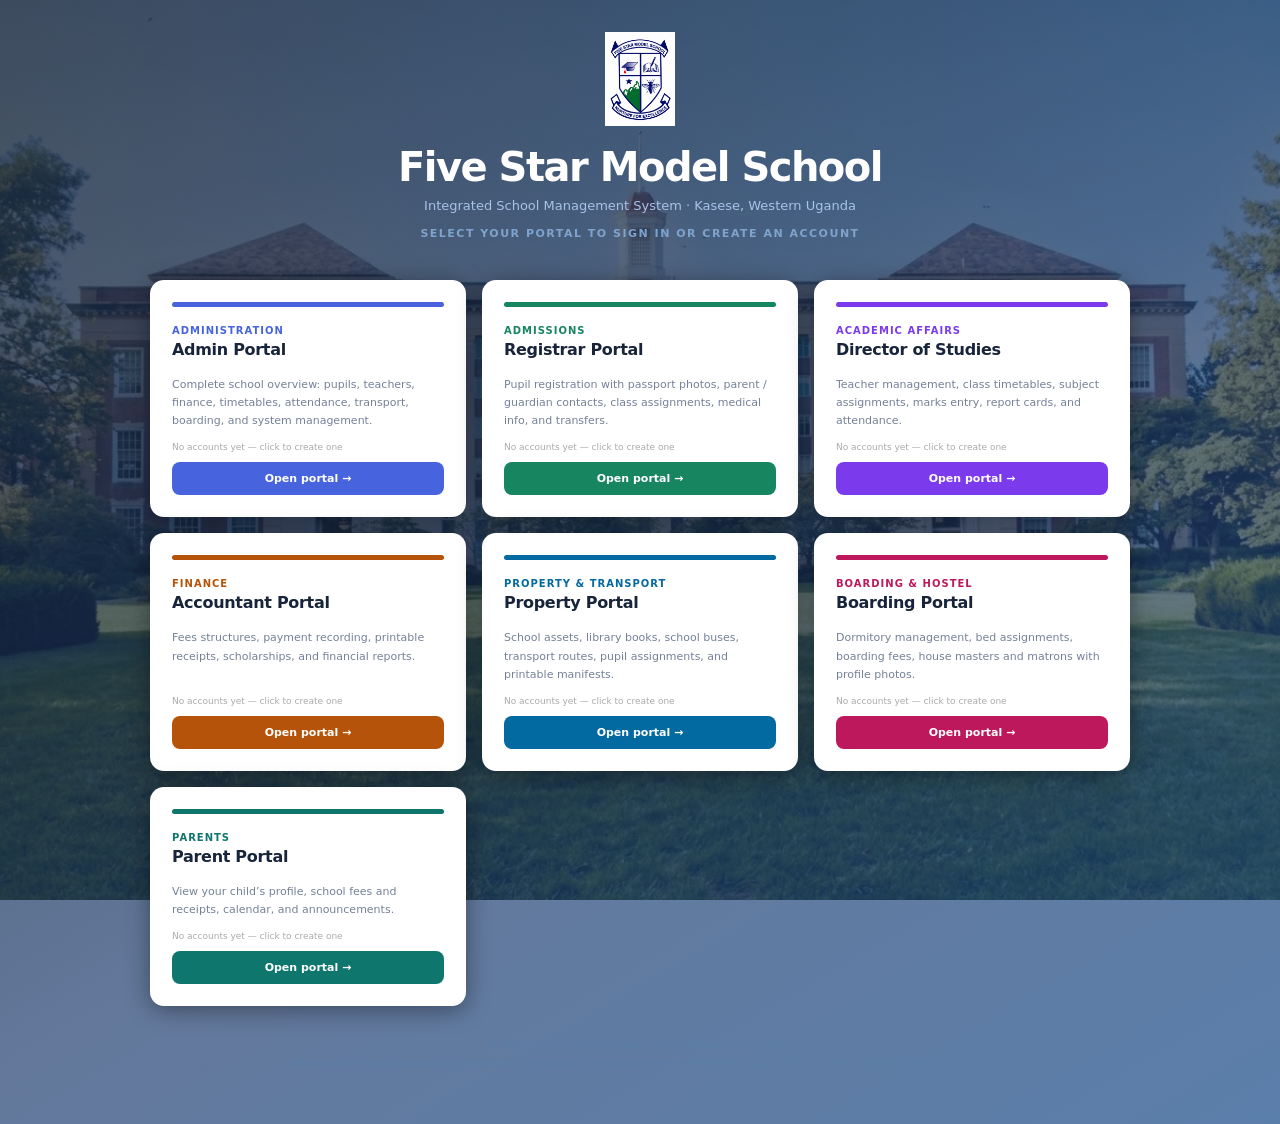
<file: index.html>
<!doctype html>
<!--
  index.html — Five Star Model School Management System
  ============================================================
  This is the PORTAL HUB (home page).  It does NOT require a login.
  It shows all school portal cards so users can navigate to
  the correct portal for their role.

  Each portal card:
    • Shows the portal's color, icon, name, and description
    • Shows how many accounts have been created for that portal
    • Links directly to that portal's HTML file

  All portals share shared.js for common utilities and styles.
-->
<html lang="en">
<head>
  <meta charset="utf-8">
  <meta name="viewport" content="width=device-width,initial-scale=1">
  <meta name="description" content="Five Star Model School Management System — portal selection">
  <title>Five Star Model School — School Management System</title>
  <!-- shared.js provides BADGE_SVG, KHA.load(), KHA.STORE, etc. -->
  <script src="shared.js"></script>
  <style>
    /* ── Hub-specific styles (only used on this landing page) ── */

    /* Full-screen dark blue gradient background */
    body {
      margin: 0;
      min-height: 100vh;
      background:
        linear-gradient(150deg, rgba(15, 30, 53, 0.78), rgba(26, 58, 110, 0.68) 60%, rgba(27, 77, 138, 0.72)),
        url("house.jpg") center / cover no-repeat fixed;
      display: grid;
      place-items: center;
      font-family: Inter, ui-sans-serif, system-ui, sans-serif;
    }

    /* Centred content wrapper */
    .hub {
      width: min(100%, 980px);
      padding: 32px 20px 52px;
    }

    /* School crest + name header */
    .hub-top {
      display: flex;
      flex-direction: column;
      align-items: center;
      text-align: center;
      margin-bottom: 40px;
      color: #fff;
    }
    .hub-badge { width: 82px; height: 94px; margin-bottom: 18px; }
    .hub-top h1 {
      margin: 0;
      font-size: clamp(24px, 4vw, 40px);
      letter-spacing: -1.5px;
      font-weight: 800;
    }
    .hub-top .sub     { margin: 8px 0 0; color: #a8c3e8; font-size: 13px; }
    .hub-top .tagline {
      margin: 14px 0 0;
      color: #7fa3cc;
      font-size: 11px;
      font-weight: 600;
      text-transform: uppercase;
      letter-spacing: 1.5px;
    }

    /* Portal cards in a responsive grid */
    .portals-grid {
      display: grid;
      grid-template-columns: repeat(auto-fill, minmax(265px, 1fr));
      gap: 16px;
    }

    /* Individual portal card */
    .portal-card {
      background: #fff;
      border-radius: 14px;
      padding: 22px;
      text-decoration: none;
      box-shadow: 0 4px 24px #0006;
      transition: transform .15s, box-shadow .15s;
      display: flex;
      flex-direction: column;
      cursor: pointer;
    }
    .portal-card:hover {
      transform: translateY(-4px);
      box-shadow: 0 12px 40px #0009;
    }

    /* Coloured stripe at the top of each card (portal's brand colour) */
    .pc-stripe {
      height: 5px;
      border-radius: 3px;
      margin-bottom: 18px;
    }

    .pc-icon  { font-size: 32px; margin-bottom: 10px; }
    .pc-label { font-size: 10px; font-weight: 700; text-transform: uppercase; letter-spacing: 1px; margin-bottom: 4px; }
    .pc-title { font-size: 16px; font-weight: 750; margin: 0 0 6px; color: #17243a; letter-spacing: -.3px; }
    .pc-desc  { font-size: 11px; color: #748198; line-height: 1.65; flex: 1; margin-bottom: 12px; }
    .pc-meta  { font-size: 9px; color: #aaa; margin-bottom: 10px; }

    /* "Open portal" button at the bottom of each card */
    .pc-btn {
      display: flex;
      align-items: center;
      justify-content: center;
      gap: 6px;
      padding: 10px 15px;
      border-radius: 8px;
      color: #fff;
      font-size: 11px;
      font-weight: 700;
      border: 0;
      cursor: pointer;
      width: 100%;
      text-decoration: none;
      box-sizing: border-box;
    }

    /* Footer */
    .hub-footer {
      text-align: center;
      margin-top: 30px;
      color: #5a7fa8;
      font-size: 10px;
      line-height: 1.8;
    }

    /* Responsive: 2-column grid on small screens */
    @media (max-width: 600px) {
      .portals-grid { grid-template-columns: 1fr 1fr; }
      .hub-top h1   { font-size: 22px; }
    }
    @media (max-width: 400px) {
      .portals-grid { grid-template-columns: 1fr; }
    }
  </style>
</head>
<body>
  <div class="hub">
    <!-- School crest and title -->
    <div class="hub-top">
      <!-- Badge SVG injected by JS below -->
      <div class="hub-badge" id="hubBadge"></div>
      <h1>Five Star Model School</h1>
      <p class="sub">Integrated School Management System · Kasese, Western Uganda</p>
      <p class="tagline">Select your portal to sign in or create an account</p>
    </div>

    <!-- Portal cards grid — populated by JavaScript below -->
    <div class="portals-grid" id="portalsGrid"></div>

    <!-- Footer -->
    <div class="hub-footer">
      &copy; 2025 Five Star Model School · School Management System<br>
      All records are stored securely in this browser.
      Production use requires server-side storage, SSL certificates, and regular database backups.
    </div>
  </div>

  <script>
  /*
   * Hub page script
   * ---------------
   * Inserts the school badge SVG and dynamically builds the portal
   * cards.  Using JavaScript keeps the HTML clean and makes it easy to
   * add or rename portals in one place.
   */
  (function () {

    // Inject the school badge into the hub header
    document.getElementById("hubBadge").innerHTML = KHA.BADGE_SVG;

    /*
     * Portal definitions
     * ------------------
     * Each entry describes one department portal.
     * key   – must match a key in KHA.ROLES and the portal HTML filename
     * icon  – emoji shown on the card
     * color – portal brand colour (stripe + button)
     * file  – path to the portal HTML file
     * desc  – one-line description of the portal's responsibilities
     */
    const portals = [
      {
        key:   "admin",
        icon:  "🏫",
        label: "Administration",
        title: "Admin Portal",
        desc:  "Complete school overview: pupils, teachers, finance, timetables, attendance, transport, boarding, and system management.",
        color: "#4863de",
        file:  "portal-admin.html"
      },
      {
        key:   "registrar",
        icon:  "📋",
        label: "Admissions",
        title: "Registrar Portal",
        desc:  "Pupil registration with passport photos, parent / guardian contacts, class assignments, medical info, and transfers.",
        color: "#168560",
        file:  "portal-registrar.html"
      },
      {
        key:   "dos",
        icon:  "📚",
        label: "Academic Affairs",
        title: "Director of Studies",
        desc:  "Teacher management, class timetables, subject assignments, marks entry, report cards, and attendance.",
        color: "#7c3aed",
        file:  "portal-dos.html"
      },
      {
        key:   "accountant",
        icon:  "💰",
        label: "Finance",
        title: "Accountant Portal",
        desc:  "Fees structures, payment recording, printable receipts, scholarships, and financial reports.",
        color: "#b45309",
        file:  "portal-accountant.html"
      },
      {
        key:   "property",
        icon:  "🚌",
        label: "Property & Transport",
        title: "Property Portal",
        desc:  "School assets, library books, school buses, transport routes, pupil assignments, and printable manifests.",
        color: "#0369a1",
        file:  "portal-property.html"
      },
      {
        key:   "boarding",
        icon:  "🛏️",
        label: "Boarding & Hostel",
        title: "Boarding Portal",
        desc:  "Dormitory management, bed assignments, boarding fees, house masters and matrons with profile photos.",
        color: "#be185d",
        file:  "portal-boarding.html"
      },
      {
        key:   "parent",
        icon:  "👪",
        label: "Parents",
        title: "Parent Portal",
        desc:  "View your child’s profile, school fees and receipts, calendar, and announcements.",
        color: "#0f766e",
        file:  "portal-parent.html"
      }
    ];

    const grid = document.getElementById("portalsGrid");

    portals.forEach(function (p) {
      // Count existing accounts for this portal (read from localStorage)
      const accountCount = KHA.load(KHA.STORE.accounts, [])
        .filter(function (a) { return a.role === p.key; }).length;

      const accountLabel = accountCount === 0
        ? "No accounts yet — click to create one"
        : accountCount + " account" + (accountCount > 1 ? "s" : "") + " registered";

      // Build the card as an <a> tag so it is keyboard-navigable
      const card = document.createElement("a");
      card.className = "portal-card";
      card.href      = p.file;

      card.innerHTML =
        /* Coloured top stripe */
        '<div class="pc-stripe" style="background:' + p.color + '"></div>'
        /* Role label (small, coloured) */
        + '<div class="pc-label" style="color:' + p.color + '">' + p.label + '</div>'
        /* Portal title */
        + '<h2 class="pc-title">' + p.title + '</h2>'
        /* Description */
        + '<p class="pc-desc">' + p.desc + '</p>'
        /* Account count meta */
        + '<div class="pc-meta">' + accountLabel + '</div>'
        /* Open button */
        + '<div class="pc-btn" style="background:' + p.color + '">Open portal →</div>';

      grid.appendChild(card);
    });

  })();
  </script>
</body>
</html>
</file>
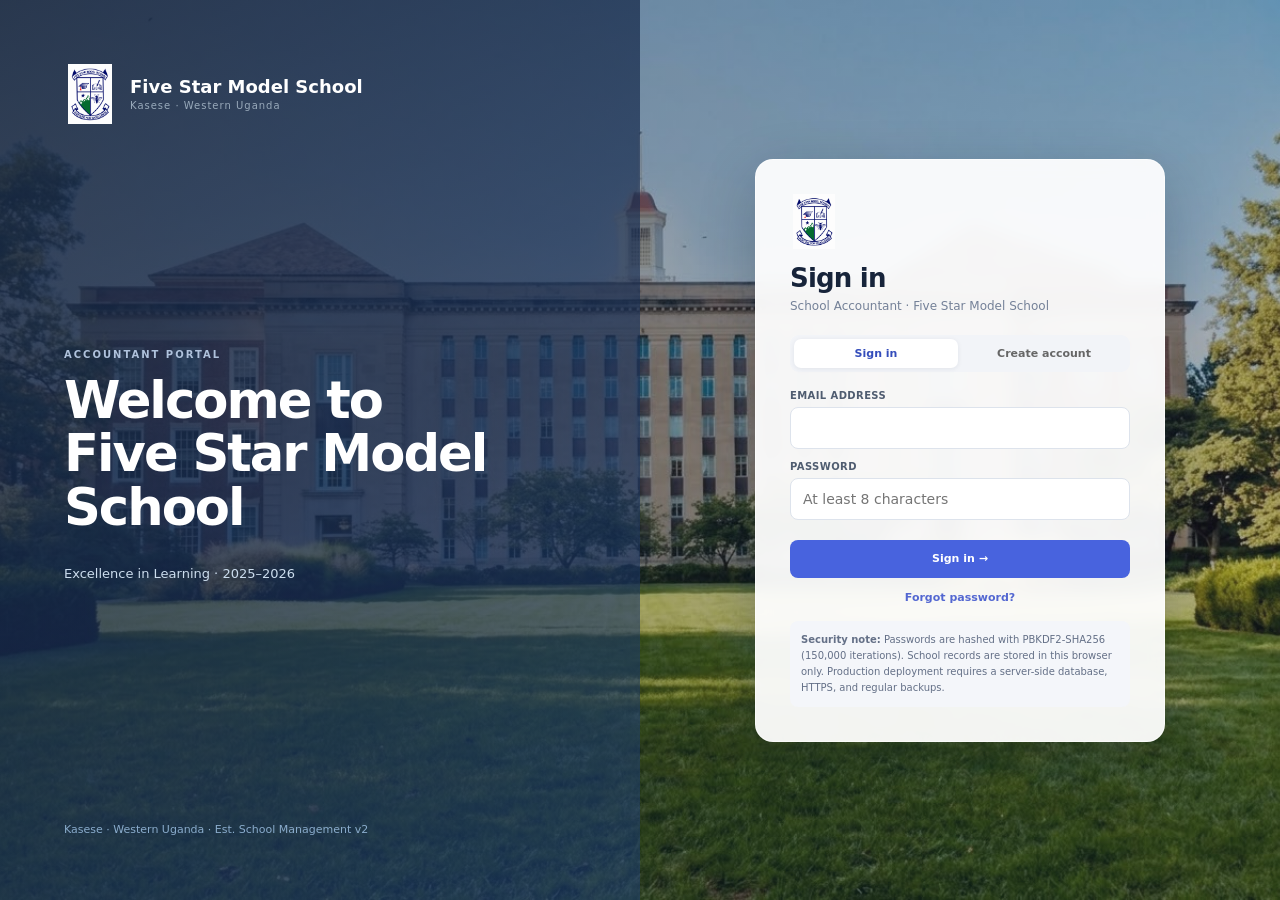
<file: portal-accountant.html>
<!doctype html>
<!--
  portal-accountant.html — Accountant Portal
  ============================================
  Handles all financial management for Five Star Model School.
  Responsibilities:
    • Create school fees structures (tuition, boarding, transport, meals, etc.)
    • Record fee payments and track balances
    • Issue printable receipts
    • Manage scholarships, discounts, and bursaries
    • Financial summary reports with term-by-term breakdown
-->
<html lang="en">
<head>
  <meta charset="utf-8">
  <meta name="viewport" content="width=device-width,initial-scale=1">
  <title>Accountant Portal — Five Star Model School</title>
  <script src="shared.js"></script>
  <script src="staff-team.js"></script>
</head>
<body>
<div id="root"></div>
<script>
"use strict";

KHA.init("accountant", function(session) {

  /* ── state ── */
  var page    = "Dashboard";
  var hist    = [];
  var searchQ = "";

  function navigate(p) {
    if (p===page) return; hist.push(page); page=p; searchQ=""; renderPage();
  }
  function goBack() {
    if (!hist.length) return; page=hist.pop(); renderPage();
  }

  function boot() {
    KHA.buildShell({
      roleKey:"accountant", navGroups:KHA.ROLES.accountant.groups,
      activePage:page, onNav:navigate, session:session,
      extraRight:'<a href="index.html" class="btn secondary small no-print">All portals</a>'
    });
    document.getElementById("kha-back").addEventListener("click", goBack);
    renderPage();
  }

  /* ── dispatcher ── */
  function renderPage() {
    KHA.setCrumb(page);
    document.getElementById("kha-back").disabled = !hist.length;
    var h="";
    switch(page){
      case "Dashboard":        h=pgDashboard();     break;
      case "Fees structure":   h=pgFeesStructure(); break;
      case "Payments":         h=pgPayments();      break;
      case "Scholarships":     h=pgScholarships();  break;
      case "Financial reports":h=pgFinancialReports(); break;
      case "Payment receipts": h=pgReceipts();      break;
      case "Parent updates":   h=KHA.renderParentUpdates("accountant", session); break;
      case "School team":      h=window.renderSchoolTeam(); break;
      case "Messages":         h=KHA.renderMessages("accountant", session); break;
      case "Payment requests": h=pgPaymentRequests(); break;
      case "Payment settings": h=pgPaymentSettings(); break;
      default: h=pgDashboard();
    }
    KHA.setContent(h);
    wireEvents();
  }

  /* ══════════════════════════════════════════════════════
     DASHBOARD — financial KPIs and recent transactions
  ══════════════════════════════════════════════════════ */
  function pgDashboard() {
    var payments  = KHA.load(KHA.STORE.payments, []);
    var invoices  = KHA.load(KHA.STORE.invoices, []);
    var schols    = KHA.load(KHA.STORE.scholarships, []);
    var fees      = KHA.load(KHA.STORE.fees, []);

    var collected   = payments.reduce(function(s,p){ return s+(Number(p.amount)||0); }, 0);
    var invoiced    = invoices.reduce(function(s,i){ return s+(Number(i.amount)||0); }, 0);
    var discounts   = schols.reduce(function(s,d){ return s+(Number(d.amount)||0); }, 0);
    var outstanding = Math.max(0, invoiced - collected);
    var unpaidCount = invoices.filter(function(i){ return i.status==="Unpaid"||i.status==="Overdue"; }).length;

    /* Monthly revenue bars for the last 6 months */
    var months = [];
    for (var i=5; i>=0; i--) {
      var d = new Date(); d.setMonth(d.getMonth()-i);
      var key = d.getFullYear()+"-"+String(d.getMonth()+1).padStart(2,"0");
      var rev = payments.filter(function(p){ return (p.date||"").startsWith(key); })
                        .reduce(function(s,p){ return s+(Number(p.amount)||0); }, 0);
      months.push({ label:d.toLocaleDateString("en-GB",{month:"short"}), rev:rev });
    }
    var maxRev = Math.max.apply(null, months.map(function(m){ return m.rev; }).concat([1]));

    var recentPay = payments.slice().sort(function(a,b){
      return (b.createdAt||"").localeCompare(a.createdAt||"");
    }).slice(0,6);

    return KHA.pageHead("Accountant Dashboard",
      "School financial overview — "+KHA.CURRENT_YEAR,
      '<button class="btn small" data-action="addPayment">+ Record payment</button>')

    + '<div class="stats">'
    + KHA.statCard("","Fees collected",   KHA.fmtMoney(collected),  payments.length+" payments", true)
    + KHA.statCard("","Fees assessed",   KHA.fmtMoney(invoiced),   invoices.length+" fee charges")
    + KHA.statCard("","Outstanding",      KHA.fmtMoney(outstanding),unpaidCount+" accounts with balances")
    + KHA.statCard("","Discounts given",  KHA.fmtMoney(discounts),  schols.length+" scholarships")
    + KHA.statCard("","Fee structures",   fees.length,              "Term fee schedules")
    + '</div>'

    + '<div class="grid2">'
    /* Revenue bar chart */
    + '<section class="panel"><div class="panel-head"><h2>Monthly revenue</h2>'
    + '<small>Payments collected over the last 6 months</small></div>'
    + '<div class="bars">'
    + months.map(function(m){
        return '<div class="barline"><span>'+KHA.esc(m.label)+'</span>'
          +'<div class="bar-track"><div class="bar-fill" style="width:'+Math.max(4,Math.round((m.rev/maxRev)*100))+'%;background:var(--green)"></div></div>'
          +'<strong>'+KHA.fmtMoney(m.rev)+'</strong></div>';
      }).join("")
    + '</div></section>'
    /* Recent payments */
    + '<section class="panel"><div class="panel-head"><h2>Recent payments</h2></div>'
    + '<div class="activities">'
    + (recentPay.length ? recentPay.map(function(p){
        return '<div class="activity">'
          +'<div><p><strong>'+KHA.esc(p.name||"—")+'</strong> · '+KHA.fmtMoney(p.amount)+'</p>'
          +'<time>'+KHA.esc(p.method||"Cash")+' · '+KHA.fmtRelativeDate(p.date)+'</time></div></div>';
      }).join("")
      : '<div class="empty"><strong>No payments yet</strong>Record a payment to see it here.</div>')
    + '</div></section>'
    + '</div>'

    /* Collection rate KPI */
    + '<section class="panel" style="margin-bottom:14px">'
    + '<div class="panel-head"><h2>Fee collection by term</h2></div>'
    + '<div class="bars">'
    + ["Term 1","Term 2","Term 3"].map(function(t){
        var tv = payments.filter(function(p){ return p.term===t; }).reduce(function(s,p){ return s+(Number(p.amount)||0);},0);
        var ti = invoices.filter(function(i){ return i.term===t; }).reduce(function(s,i){ return s+(Number(i.amount)||0);},0);
        var pct = Math.max(4, Math.round((tv/Math.max(ti,1))*100));
        return '<div class="barline"><span>'+KHA.esc(t)+'</span>'
          +'<div class="bar-track"><div class="bar-fill" style="width:'+pct+'%;background:'+(pct>=80?"var(--green)":pct>=50?"var(--amber)":"var(--red)")+'"></div></div>'
          +'<strong>'+pct+'%</strong></div>';
      }).join("")
    + '</div></section>';
  }

  /* ══════════════════════════════════════════════════════
     FEES STRUCTURE
     Defines what each class is charged per term.
     Components: tuition, boarding, transport, meals, uniform,
     books, examination fees, activities, development fund.
  ══════════════════════════════════════════════════════ */
  function pgFeesStructure() {
    var rows = KHA.load(KHA.STORE.fees, []).filter(function(f){
      if (!searchQ) return true;
      return (f.name||"").toLowerCase().includes(searchQ.toLowerCase())
        || (f.class||"").toLowerCase().includes(searchQ.toLowerCase());
    });
    return KHA.pageHead("Fees structure",
      "Term fee schedules — "+rows.length+" structure(s)",
      '<input class="search" id="tSearch" placeholder="Search…" value="'+KHA.esc(searchQ)+'">'
      +'<button class="btn small" data-action="addRecord" data-store="fees">+ Create fees structure</button>')
    + '<div class="table-wrap">'
    + KHA.buildTable([
        {key:"name",label:"Structure name"},
        {key:"class",label:"Class"},
        {key:"term",label:"Term"},
        {key:"year",label:"Year"},
        {key:"tuition",label:"Tuition",render:function(r){ return KHA.fmtMoney(r.tuition); }},
        {key:"boarding",label:"Boarding",render:function(r){ return r.boarding?KHA.fmtMoney(r.boarding):"—"; }},
        {key:"transport",label:"Transport",render:function(r){ return r.transport?KHA.fmtMoney(r.transport):"—"; }},
        {key:"total",label:"Total",render:function(r){
          var t=(Number(r.tuition)||0)+(Number(r.boarding)||0)+(Number(r.transport)||0)
            +(Number(r.meals)||0)+(Number(r.uniform)||0)+(Number(r.books)||0)
            +(Number(r.examFee)||0)+(Number(r.activities)||0)+(Number(r.development)||0);
          return '<strong>'+KHA.fmtMoney(t)+'</strong>';
        }}
      ], rows, function(r){
        return '<button class="btn icon" data-edit-record="'+KHA.esc(r.id)+'" data-store="fees" title="Edit">✏️</button>'
          +'<button class="btn icon danger" data-del-record="'+KHA.esc(r.id)+'" data-store="fees" title="Delete">🗑️</button>';
      })
    + '</div>';
  }

  /* ══════════════════════════════════════════════════════
     PAYMENTS — fee payment records with receipt generation
  ══════════════════════════════════════════════════════ */
  function pgPayments() {
    var rows = KHA.load(KHA.STORE.payments, []).filter(function(p){
      if (!searchQ) return true;
      var q = searchQ.toLowerCase();
      return (p.name||"").toLowerCase().includes(q)||(p.receiptNo||"").toLowerCase().includes(q);
    });
    var total = rows.reduce(function(s,p){ return s+(Number(p.amount)||0); }, 0);
    return KHA.pageHead("Payments",
      rows.length+" payment(s) · Total: "+KHA.fmtMoney(total),
      '<input class="search" id="tSearch" placeholder="Search name or receipt…" value="'+KHA.esc(searchQ)+'">'
      +'<button class="btn small" data-action="addRecord" data-store="payments">+ Record payment</button>')
    + '<div class="table-wrap">'
    + KHA.buildTable([
        {key:"receiptNo",label:"Receipt #"},
        {key:"name",label:"Pupil"},
        {key:"admission",label:"Pupil number"},
        {key:"class",label:"Class"},
        {key:"term",label:"Term"},
        {key:"amount",label:"Amount paid",render:function(r){ return '<strong>'+KHA.fmtMoney(r.amount)+'</strong>'; }},
        {key:"method",label:"Method"},
        {key:"date",label:"Date",render:function(r){ return KHA.fmtDate(r.date); }},
        {key:"status",label:"Status",render:sBadge}
      ], rows, function(r){
        return '<button class="btn icon" data-print-receipt="'+KHA.esc(r.id)+'" title="Print receipt">🖨️</button>'
          +'<button class="btn icon" data-edit-record="'+KHA.esc(r.id)+'" data-store="payments" title="Edit">✏️</button>'
          +'<button class="btn icon danger" data-del-record="'+KHA.esc(r.id)+'" data-store="payments" title="Delete">🗑️</button>';
      })
    + '</div>';
  }

  /* ══════════════════════════════════════════════════════
     SCHOLARSHIPS / DISCOUNTS
  ══════════════════════════════════════════════════════ */
  function pgScholarships() {
    var rows = KHA.load(KHA.STORE.scholarships, []).filter(function(s){
      if (!searchQ) return true;
      return (s.name||"").toLowerCase().includes(searchQ.toLowerCase());
    });
    var totalDiscount = rows.reduce(function(s,r){ return s+(Number(r.amount)||0); }, 0);
    return KHA.pageHead("Scholarships & discounts",
      rows.length+" award(s) · Total: "+KHA.fmtMoney(totalDiscount),
      '<input class="search" id="tSearch" placeholder="Search…" value="'+KHA.esc(searchQ)+'">'
      +'<button class="btn small" data-action="addRecord" data-store="scholarships">+ Add scholarship</button>')
    + '<div class="table-wrap">'
    + KHA.buildTable([
        {key:"name",label:"Pupil"},
        {key:"admission",label:"Pupil number"},
        {key:"type",label:"Type",render:function(r){ return '<span class="badge blue">'+KHA.esc(r.type||"")+'</span>'; }},
        {key:"amount",label:"Discount amount",render:function(r){ return KHA.fmtMoney(r.amount); }},
        {key:"term",label:"Term"},
        {key:"reason",label:"Reason"}
      ], rows, function(r){
        return '<button class="btn icon" data-edit-record="'+KHA.esc(r.id)+'" data-store="scholarships" title="Edit">✏️</button>'
          +'<button class="btn icon danger" data-del-record="'+KHA.esc(r.id)+'" data-store="scholarships" title="Delete">🗑️</button>';
      })
    + '</div>';
  }

  /* ══════════════════════════════════════════════════════
     FINANCIAL REPORTS — printable summary
  ══════════════════════════════════════════════════════ */
  function pgFinancialReports() {
    var payments  = KHA.load(KHA.STORE.payments, []);
    var invoices  = KHA.load(KHA.STORE.invoices, []);
    var schols    = KHA.load(KHA.STORE.scholarships, []);
    var collected = payments.reduce(function(s,p){ return s+(Number(p.amount)||0); }, 0);
    var invoiced  = invoices.reduce(function(s,i){ return s+(Number(i.amount)||0); }, 0);
    var discounts = schols.reduce(function(s,d){ return s+(Number(d.amount)||0); }, 0);
    var outstanding = Math.max(0, invoiced-collected);

    var byMethod = {};
    payments.forEach(function(p){
      var m = p.method||"Cash";
      byMethod[m] = (byMethod[m]||0)+(Number(p.amount)||0);
    });
    var maxM = Math.max.apply(null, Object.values(byMethod).concat([1]));

    return KHA.pageHead("Financial reports",
      "School revenue and collection summary — "+KHA.CURRENT_YEAR,
      '<button class="btn secondary small no-print" onclick="window.print()">🖨️ Print report</button>')

    + '<div class="stats">'
    + KHA.statCard("💵","Total collected",   KHA.fmtMoney(collected), payments.length+" payments", true)
    + KHA.statCard("🧾","Fees assessed",    KHA.fmtMoney(invoiced),  invoices.length+" fee charges")
    + KHA.statCard("⚠️","Outstanding",       KHA.fmtMoney(outstanding),"Unpaid balance")
    + KHA.statCard("🏅","Discounts given",   KHA.fmtMoney(discounts), schols.length+" awards")
    + '</div>'

    + '<div class="grid2">'
    /* By term */
    + '<section class="panel"><div class="panel-head"><h2>Collection by term</h2></div>'
    + '<div class="bars">'
    + ["Term 1","Term 2","Term 3"].map(function(t){
        var tv = payments.filter(function(p){ return p.term===t; }).reduce(function(s,p){ return s+(Number(p.amount)||0);},0);
        var pct = Math.max(4,Math.round((tv/Math.max(collected,1))*100));
        return '<div class="barline"><span>'+KHA.esc(t)+'</span>'
          +'<div class="bar-track"><div class="bar-fill" style="width:'+pct+'%"></div></div>'
          +'<strong>'+KHA.fmtMoney(tv)+'</strong></div>';
      }).join("")
    + '</div></section>'
    /* By payment method */
    + '<section class="panel"><div class="panel-head"><h2>By payment method</h2></div>'
    + '<div class="bars">'
    + Object.entries(byMethod).map(function(e){
        var pct = Math.max(4,Math.round((e[1]/maxM)*100));
        return '<div class="barline"><span>'+KHA.esc(e[0])+'</span>'
          +'<div class="bar-track"><div class="bar-fill" style="width:'+pct+'%;background:var(--green)"></div></div>'
          +'<strong>'+KHA.fmtMoney(e[1])+'</strong></div>';
      }).join("") || '<div style="padding:16px;font-size:10px;color:var(--muted)">No payment data yet.</div>'
    + '</div></section>'
    + '</div>'

    /* Full payments list */
    + '<div class="table-wrap"><div class="table-toolbar"><h2>All payment records</h2></div>'
    + KHA.buildTable([
        {key:"receiptNo",label:"Receipt #"},
        {key:"name",label:"Pupil"},
        {key:"amount",label:"Amount",render:function(r){ return KHA.fmtMoney(r.amount); }},
        {key:"method",label:"Method"},
        {key:"term",label:"Term"},
        {key:"date",label:"Date",render:function(r){ return KHA.fmtDate(r.date); }},
        {key:"status",label:"Status",render:sBadge}
      ], payments.slice().reverse(), null)
    + '</div>';
  }

  /* ══════════════════════════════════════════════════════
     PAYMENT RECEIPTS — print receipts from existing payments
  ══════════════════════════════════════════════════════ */
  function pgReceipts() {
    var payments = KHA.load(KHA.STORE.payments, []).slice().reverse();
    return KHA.pageHead("Payment receipts",
      "Select a payment to print its receipt.",
      '<button class="btn secondary small no-print" onclick="window.print()">🖨️ Print current receipt</button>')
    + '<div class="notice info">Click the 🖨️ icon on any payment to preview and print its receipt.</div>'
    + '<div class="table-wrap">'
    + KHA.buildTable([
        {key:"receiptNo",label:"Receipt #"},
        {key:"name",label:"Pupil"},
        {key:"amount",label:"Amount",render:function(r){ return KHA.fmtMoney(r.amount); }},
        {key:"method",label:"Method"},
        {key:"date",label:"Date",render:function(r){ return KHA.fmtDate(r.date); }},
        {key:"status",label:"Status",render:sBadge}
      ], payments, function(r){
        return '<button class="btn icon" data-print-receipt="'+KHA.esc(r.id)+'" title="Print receipt">🖨️</button>';
      })
    + '</div>'
    + '<div id="receiptPreview"></div>';
  }

  /* ── Build a printable receipt ── */
  function buildReceipt(payment) {
    return '<div class="receipt" id="printReceipt" style="max-width:440px;margin:20px auto">'
      +'<div class="receipt-header">'
      +'<div style="width:50px;height:58px;margin:0 auto 8px">'+KHA.BADGE_SVG+'</div>'
      +'<h3 style="margin:4px 0">'+KHA.esc(KHA.SCHOOL_NAME)+'</h3>'
      +'<p style="margin:2px 0;font-size:11px">Kasese, Western Uganda</p>'
      +'<p style="font-size:13px;font-weight:700;margin-top:6px;color:#1a3d6b">OFFICIAL PAYMENT RECEIPT</p>'
      +'</div>'
      +'<div class="receipt-row"><span>Receipt No.</span><strong>'+KHA.esc(payment.receiptNo||"—")+'</strong></div>'
      +'<div class="receipt-row"><span>Date</span><span>'+KHA.fmtDate(payment.date)+'</span></div>'
      +'<div class="receipt-row"><span>Received from</span><span>'+KHA.esc(payment.name||"—")+'</span></div>'
      +'<div class="receipt-row"><span>Pupil number</span><span>'+KHA.esc(payment.admission||"—")+'</span></div>'
      +'<div class="receipt-row"><span>Class</span><span>'+KHA.esc(payment.class||"—")+'</span></div>'
      +'<div class="receipt-row"><span>Term</span><span>'+KHA.esc(payment.term||"—")+'</span></div>'
      +'<div class="receipt-row"><span>Payment method</span><span>'+KHA.esc(payment.method||"Cash")+'</span></div>'
      +'<div class="receipt-total"><span>Amount paid</span><span>'+KHA.fmtMoney(payment.amount)+'</span></div>'
      +'<div style="margin-top:20px;display:grid;grid-template-columns:1fr 1fr;gap:20px;font-size:10px;text-align:center">'
      +'<div style="border-top:1px solid #333;padding-top:4px">Received by</div>'
      +'<div style="border-top:1px solid #333;padding-top:4px">Accountant / Cashier</div>'
      +'</div>'
      +'<p style="text-align:center;font-size:9px;margin-top:14px;color:#aaa">'+KHA.esc(KHA.SCHOOL_MOTTO)+' · '+new Date().toLocaleDateString()+'</p>'
      +'</div>'
      +'<div class="no-print" style="margin-top:12px;display:flex;gap:8px">'
      +'<button class="btn secondary" onclick="window.print()">🖨️ Print receipt</button>'
      +'</div>';
  }

  function pgPaymentRequests() {
    var requests = KHA.load(KHA.STORE.paymentRequests, []).slice().sort(function(a,b) {
      return String(b.createdAt||"").localeCompare(String(a.createdAt||""));
    });
    var pending = requests.filter(function(request){ return request.status==="Pending"; }).length;
    return KHA.pageHead("Parent payment requests", pending+" request(s) awaiting manual verification.")
      + '<div class="notice warn">Confirm a payment only after checking the school’s official MTN, Airtel, or bank statement. A parent-entered transaction reference is not proof of receipt.</div>'
      + '<div class="table-wrap">'+KHA.buildTable([
        {key:"createdAt",label:"Submitted",render:function(r){ return KHA.fmtDate(r.createdAt); }},
        {key:"studentName",label:"Pupil"},
        {key:"admission",label:"Pupil number"},
        {key:"method",label:"Method"},
        {key:"payerPhone",label:"Payer phone"},
        {key:"transactionReference",label:"Transaction reference"},
        {key:"amount",label:"Amount",render:function(r){ return KHA.fmtMoney(r.amount); }},
        {key:"status",label:"Status",render:sBadge},
        {key:"decisionNote",label:"Accountant note"}
      ],requests,function(request){
        if(request.status!=="Pending") return "—";
        return '<button class="btn success small" data-confirm-payment="'+KHA.esc(request.id)+'">Confirm received</button>'
          +'<button class="btn danger small" data-reject-payment="'+KHA.esc(request.id)+'">Reject</button>';
      })+'</div>';
  }

  function pgPaymentSettings() {
    var settings = KHA.load(KHA.STORE.paymentSettings,{});
    return KHA.pageHead("Parent payment instructions","Set the official mobile-money and bank details shown in parent accounts.")
      + '<div class="notice warn">Enter public payment instructions only. Never save a mobile-money PIN, bank password, API key, or secret code here. This browser app cannot start or verify an external transfer.</div>'
      + '<section class="panel"><div class="panel-body"><form id="payment-settings-form" class="form-grid">'
      + '<div class="section-title">MTN Mobile Money</div>'
      + accField("mtnNumber","School MTN number",settings.mtnNumber,"tel")
      + accField("mtnMerchantCode","School merchant / business code",settings.mtnMerchantCode)
      + '<div class="section-title">Airtel Money</div>'
      + accField("airtelNumber","School Airtel number",settings.airtelNumber,"tel")
      + accField("airtelMerchantCode","School merchant / business code",settings.airtelMerchantCode)
      + '<div class="section-title">Bank transfer</div>'
      + accField("bankName","Bank name",settings.bankName)
      + accField("bankAccountName","Account name",settings.bankAccountName)
      + accField("bankAccountNumber","Account number",settings.bankAccountNumber)
      + accField("bankBranch","Branch",settings.bankBranch)
      + '<div class="field full"><button class="btn" type="submit">Save payment instructions</button></div>'
      + '</form></div></section>';
  }

  function accField(name,label,value,type) {
    return '<div class="field"><label>'+KHA.esc(label)+'</label><input name="'+KHA.esc(name)+'" type="'+KHA.esc(type||"text")+'" value="'+KHA.esc(value||"")+'"></div>';
  }

  function decidePaymentRequest(id, approved) {
    var requests = KHA.load(KHA.STORE.paymentRequests,[]);
    var request = requests.find(function(item){ return item.id===id; });
    if(!request || request.status!=="Pending") {
      KHA.toast("This request has already been reviewed or no longer exists.","error");
      return;
    }
    if(approved) {
      if(!confirm("Have you independently confirmed this exact payment in the official school account statement? Only confirm after the money has been received.")) return;
      var payments = KHA.load(KHA.STORE.payments,[]);
      var existingPayment = payments.find(function(payment){ return payment.paymentRequestId===request.id; });
      var reference=String(request.transactionReference||"").trim().toLowerCase();
      var referenceAlreadyUsed=requests.some(function(item){
        return item.id!==request.id&&item.status==="Confirmed"
          &&String(item.transactionReference||"").trim().toLowerCase()===reference;
      })||payments.some(function(payment){
        return payment.paymentRequestId!==request.id
          &&String(payment.transactionReference||"").trim().toLowerCase()===reference;
      });
      if(referenceAlreadyUsed){
        KHA.toast("This transaction reference is already recorded against another payment. Review the official statement before taking action.","error");
        return;
      }
      var receiptNo = existingPayment ? existingPayment.receiptNo : "KHA-"+Date.now().toString(36).toUpperCase();
      if(!existingPayment) {
        var payment = {
          id:KHA.uid(), paymentRequestId:request.id, receiptNo:receiptNo,
          name:request.studentName, admission:request.admission, class:request.class,
          term:request.term, amount:Number(request.amount)||0,
          method:request.method, date:request.paidOn||KHA.today(),
          receivedBy:session.name, status:"Complete",
          transactionReference:request.transactionReference, verifiedAt:KHA.nowISO()
        };
        if(!KHA.save(KHA.STORE.payments,payments.concat([payment]))) return;
      }
      request.status="Confirmed";
      request.decisionNote="Payment received and verified by "+session.name;
      request.reviewedAt=KHA.nowISO();
      request.receiptNo=receiptNo;
    } else {
      var note=prompt("Reason for rejecting this payment request (optional):","");
      if(note===null) return;
      request.status="Rejected";
      request.decisionNote=String(note).trim()||"Payment not verified";
      request.reviewedAt=KHA.nowISO();
    }
    if(!KHA.save(KHA.STORE.paymentRequests,requests)) return;
    KHA.toast(approved?"Payment verified. Receipt "+request.receiptNo+" created.":"Payment request rejected.","success");
    renderPage();
  }

  /* ══════════════════════════════════════════════════════
     STATUS BADGE
  ══════════════════════════════════════════════════════ */
  function sBadge(r) {
    var v=r.status||""; var c="gray";
    if (["Paid","Complete","Confirmed"].includes(v)) c="green";
    else if (["Part-paid","Partial"].includes(v)) c="amber";
    else if (["Unpaid","Overdue","Refunded","Rejected"].includes(v)) c="red";
    else if (["Pending"].includes(v)) c="blue";
    return '<span class="badge '+c+'">'+KHA.esc(v)+'</span>';
  }

  /* ══════════════════════════════════════════════════════
     FORM DEFINITIONS
  ══════════════════════════════════════════════════════ */
  function formForStore(storeKey, rec) {
    rec = rec||{};
    switch(storeKey){
      case "fees":
        return '<div class="form-grid">'
          +fi("name","Structure name","text",rec.name,1)
          +fi("class","Class / category","select",rec.class,1,["All classes"].concat(KHA.CLASS_LIST))
          +fi("term","Term","select",rec.term,1,["Term 1","Term 2","Term 3","Annual"])
          +KHA.academicYearField(rec.year,true)
          +'<div class="section-title">Fee components (UGX)</div>'
          +fi("tuition","Tuition fees","number",rec.tuition,1)
          +fi("boarding","Boarding fees","number",rec.boarding)
          +fi("transport","Transport fees","number",rec.transport)
          +fi("meals","Meals (day scholars)","number",rec.meals)
          +fi("uniform","Uniform","number",rec.uniform)
          +fi("books","Books & materials","number",rec.books)
          +fi("examFee","Examination fee","number",rec.examFee)
          +fi("activities","Activities & sports","number",rec.activities)
          +fi("development","Development fund","number",rec.development)
          +fi("due","Due date","date",rec.due)
          +'</div>';
      case "payments":
        return '<div class="form-grid">'
          +fi("receiptNo","Receipt number","text",rec.receiptNo||("REC-"+Date.now()),1)
          +fi("name","Pupil full name","text",rec.name,1)
          +fi("admission","Pupil number","text",rec.admission,1)
          +fi("class","Class","select",rec.class,1,KHA.CLASS_LIST)
          +fi("term","Term","select",rec.term,1,["Term 1","Term 2","Term 3"])
          +fi("amount","Amount paid (UGX)","number",rec.amount,1)
          +fi("method","Payment method","select",rec.method||"Cash",1,["Cash","Mobile Money","Bank transfer","Cheque","Card"])
          +fi("date","Payment date","date",rec.date||KHA.today(),1)
          +KHA.academicYearField(rec.year,true)
          +fi("receivedBy","Received by","text",rec.receivedBy||session.name)
          +fi("balance","Balance remaining (UGX)","number",rec.balance)
          +fi("status","Status","select",rec.status||"Complete",1,["Complete","Partial","Refunded"])
          +'</div>';
      case "scholarships":
        return '<div class="form-grid">'
          +fi("name","Pupil full name","text",rec.name,1)
          +fi("admission","Pupil number","text",rec.admission,1)
          +fi("type","Award type","select",rec.type,1,["Scholarship","Discount","Bursary","Staff benefit","Government sponsorship"])
          +fi("amount","Discount / award amount (UGX)","number",rec.amount,1)
          +fi("term","Term","select",rec.term,1,["Term 1","Term 2","Term 3","Annual"])
          +KHA.academicYearField(rec.year,true)
          +fi("reason","Reason / notes","textarea",rec.reason,0,[],"full")
          +'</div>';
      default: return '<p>No form for this record type.</p>';
    }
  }

  function fi(name,label,type,value,req,options,extra){
    var cls="field"+(extra?" "+extra:"");
    var r=req?" required":""; var inp;
    if(type==="select"){
      inp='<select name="'+KHA.esc(name)+'"'+r+'>'
        +(options||[]).map(function(o){
            return '<option value="'+KHA.esc(o)+'"'+(value===o?" selected":"")+'>'+KHA.esc(o)+'</option>';
          }).join("")+'</select>';
    }else if(type==="textarea"){
      inp='<textarea name="'+KHA.esc(name)+'"'+r+'>'+KHA.esc(value||"")+'</textarea>';
    }else{
      inp='<input name="'+KHA.esc(name)+'" type="'+KHA.esc(type)+'" value="'+KHA.esc(value||"")+'"'+r+'>';
    }
    return '<div class="'+cls+'"><label>'+KHA.esc(label)+'</label>'+inp+'</div>';
  }

  /* ══════════════════════════════════════════════════════
     MODAL OPENERS
  ══════════════════════════════════════════════════════ */
  function openRecordModal(storeKey, id) {
    var storeId = KHA.STORE[storeKey]||storeKey;
    var records = KHA.load(storeId,[]);
    var rec     = id ? records.find(function(r){ return r.id===id; }) : null;
    var labels  = {fees:"fees structure",payments:"payment",scholarships:"scholarship"};
    KHA.openModal(
      '<div class="modal-head"><h2>'+(rec?"Edit":"Create new")+" "+KHA.esc(labels[storeKey]||storeKey)+'</h2>'
      +'<button class="btn icon" onclick="KHA.closeModal()">✕</button></div>'
      +'<div class="modal-body"><form id="mForm">'+formForStore(storeKey,rec)+'</form></div>'
      +'<div class="modal-foot">'
      +'<button class="btn secondary" onclick="KHA.closeModal()">Cancel</button>'
      +'<button class="btn success" id="mSave">💾 Save</button></div>', true);
    document.getElementById("mSave").addEventListener("click",function(){ saveRecord(storeKey,rec?rec.id:null); });
  }

  function openReceiptModal(id) {
    var p = KHA.load(KHA.STORE.payments,[]).find(function(x){ return x.id===id; });
    if (!p) return;
    KHA.openModal(
      '<div class="modal-head"><h2>Payment receipt — '+KHA.esc(p.receiptNo||"")+'</h2>'
      +'<button class="btn icon" onclick="KHA.closeModal()">✕</button></div>'
      +'<div class="modal-body">'+buildReceipt(p)+'</div>'
      +'<div class="modal-foot"><button class="btn secondary" onclick="KHA.closeModal()">Close</button></div>');
  }

  /* ── Save generic record ── */
  function saveRecord(storeKey, id) {
    var form  = document.getElementById("mForm");
    var fd    = new FormData(form);
    var storeId = KHA.STORE[storeKey]||storeKey;
    var records = KHA.load(storeId,[]);
    var rec   = {}; fd.forEach(function(v,k){ rec[k]=v; });
    if (!id) { rec.id=KHA.uid(); rec.createdAt=KHA.nowISO(); records.push(rec); }
    else {
      rec.id=id;
      rec.createdAt=(records.find(function(r){return r.id===id;})||{}).createdAt||KHA.nowISO();
      var idx=records.findIndex(function(r){return r.id===id;});
      if(idx>-1) records[idx]=rec;
    }
    KHA.save(storeId, records);
    KHA.closeModal();
    KHA.toast((id?"Updated":"Saved")+" record.", "success");
    renderPage();
  }

  function deleteRecord(storeKey, id) {
    if (!confirm("Delete this record permanently?")) return;
    var storeId = KHA.STORE[storeKey]||storeKey;
    KHA.save(storeId, KHA.load(storeId,[]).filter(function(r){ return r.id!==id; }));
    KHA.toast("Record deleted.", "default");
    renderPage();
  }

  /* ══════════════════════════════════════════════════════
     EVENT WIRING
  ══════════════════════════════════════════════════════ */
  function wireEvents(){
    var content = document.getElementById("kha-content");
    var ts = document.getElementById("tSearch");
    if(ts) ts.addEventListener("input",function(){ searchQ=this.value; renderPage(); });

    content.addEventListener("click",function(e){
      var t=e.target.closest("[data-action],[data-nav-to],[data-edit-record],[data-del-record],[data-print-receipt],[data-confirm-payment],[data-reject-payment]");
      if(!t) return;
      if(t.dataset.navTo)                            { navigate(t.dataset.navTo); return; }
      if(t.dataset.action==="addPayment")            { openRecordModal("payments",null); return; }
      if(t.dataset.action==="addRecord")             { openRecordModal(t.dataset.store,null); return; }
      if(t.dataset.editRecord)                       { openRecordModal(t.dataset.store,t.dataset.editRecord); return; }
      if(t.dataset.delRecord)                        { deleteRecord(t.dataset.store,t.dataset.delRecord); return; }
      if(t.dataset.printReceipt)                     { openReceiptModal(t.dataset.printReceipt); return; }
      if(t.dataset.confirmPayment)                    { decidePaymentRequest(t.dataset.confirmPayment,true); return; }
      if(t.dataset.rejectPayment)                     { decidePaymentRequest(t.dataset.rejectPayment,false); return; }
    });
    content.addEventListener("submit",function(e){
      if(e.target.id==="payment-settings-form"){
        e.preventDefault();
        var data=new FormData(e.target), settings={};
        ["mtnNumber","mtnMerchantCode","airtelNumber","airtelMerchantCode","bankName","bankAccountName","bankAccountNumber","bankBranch"].forEach(function(key){settings[key]=String(data.get(key)||"").trim();});
        if(KHA.save(KHA.STORE.paymentSettings,settings)){KHA.toast("Parent payment instructions saved.","success");renderPage();}
      }
    });
    KHA.wireParentUpdates(content, "accountant", session, renderPage);
    KHA.wireMessages(content, "accountant", session, renderPage);
  }

  boot();
});
</script>
</body>
</html>
</file>
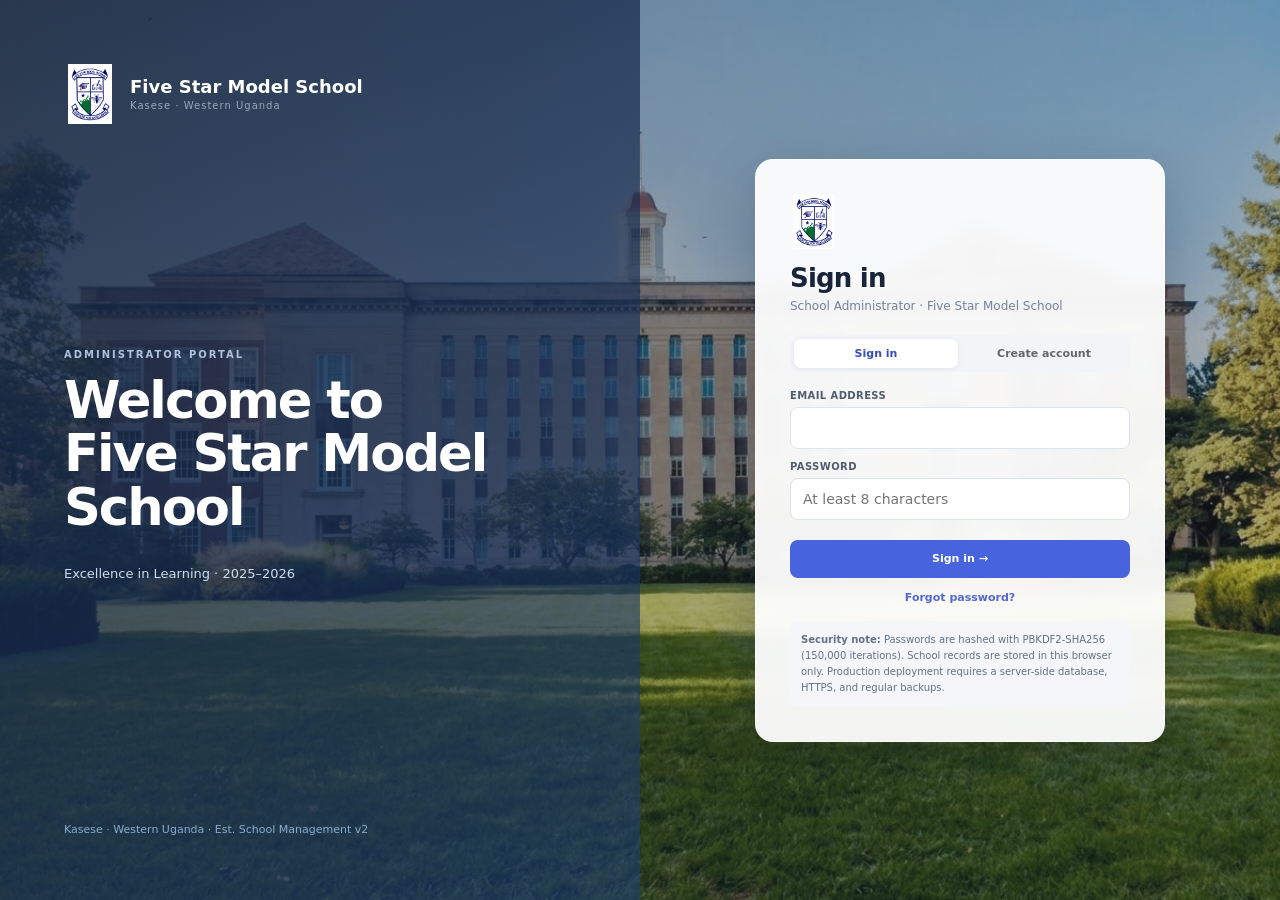
<file: portal-admin.html>
<!doctype html>
<html lang="en">
<head>
  <meta charset="utf-8">
  <meta name="viewport" content="width=device-width,initial-scale=1">
  <title>Admin Portal — Five Star Model School</title>
  <script src="shared.js"></script>
  <script src="staff-team.js"></script>
  <style>
    .admin-summary-grid {
      display: grid;
      grid-template-columns: repeat(6, minmax(0, 1fr));
      gap: 12px;
      margin-bottom: 16px;
    }
    .admin-summary-grid > .stat {
      grid-column: span 2;
      min-height: 128px;
      box-sizing: border-box;
    }
    .admin-summary-grid .stat-ico,
    .admin-furniture .stat-ico {
      display: none;
    }
    .admin-summary-grid > .stat:nth-child(n+4):nth-child(-n+13) {
      grid-column: span 3;
    }
    .admin-vehicle-cards {
      display: grid;
      grid-template-columns: repeat(2, minmax(0, 1fr));
      gap: 12px;
      grid-column: 1 / -1;
    }
    .admin-vehicle-cards > .stat {
      min-height: 128px;
      box-sizing: border-box;
    }
    @media (max-width: 760px) {
      .admin-summary-grid {
        grid-template-columns: repeat(2, minmax(0, 1fr));
      }
      .admin-summary-grid > .stat,
      .admin-summary-grid > .stat:nth-child(n+4):nth-child(-n+13) {
        grid-column: span 1;
      }
    }
    @media (max-width: 480px) {
      .admin-summary-grid {
        grid-template-columns: 1fr;
      }
      .admin-summary-grid > .stat,
      .admin-summary-grid > .stat:nth-child(n+4):nth-child(-n+13) {
        grid-column: 1;
      }
      .admin-vehicle-cards { grid-template-columns: 1fr; }
    }
    #admin-print-area { display: none; }
    @media print {
      body.admin-printing #root,
      body.admin-printing #root * { visibility: hidden !important; }
      body.admin-printing #admin-print-area,
      body.admin-printing #admin-print-area * { visibility: visible !important; }
      body.admin-printing #admin-print-area {
        display: block !important;
        position: fixed;
        inset: 0;
        width: 100%;
        padding: 20px;
        background: #fff;
        color: #111;
        box-sizing: border-box;
      }
    }
  </style>
</head>
<body>
<div id="root"></div>
<div id="admin-print-area" aria-hidden="true"></div>
<script>
"use strict";
KHA.init("admin", function(session) {

  /* ── state ── */
  var page = "Dashboard";
  var history = [];
  var searchQ = "";
  var filterClass = "", filterStatus = "";
  var activityDepartment = "all";
  var activitySearch = "";

  /* ── navigation ── */
  function navigate(p) {
    if (p === page) return;
    history.push(page);
    page = p;
    searchQ = ""; filterClass = ""; filterStatus = "";
    renderPage();
  }

  function goBack() {
    if (!history.length) return;
    page = history.pop();
    renderPage();
  }

  /* ── boot shell ── */
  function boot() {
    KHA.buildShell({
      roleKey: "admin",
      navGroups: KHA.ROLES.admin.groups,
      activePage: page,
      onNav: navigate,
      session: session,
      extraRight: '<a href="index.html" class="btn secondary small no-print">All portals</a>'
    });
    document.getElementById("kha-back").addEventListener("click", goBack);
    window.addEventListener("afterprint", function(){
      document.body.classList.remove("admin-printing");
      document.getElementById("admin-print-area").innerHTML = "";
    });
    renderPage();
  }

  /* ══════════════════════════════════════════════════════════════════
     RENDER DISPATCHER
  ══════════════════════════════════════════════════════════════════ */
  function renderPage() {
    KHA.setCrumb(page);
    document.getElementById("kha-back").disabled = !history.length;
    document.querySelectorAll("[data-nav]").forEach(function(b){
      b.classList.toggle("active", b.dataset.nav === page);
    });
    var html = "";
    switch(page) {
      case "Dashboard":          html = pageDashboard(); break;
      case "Department activity": html = pageDepartmentActivity(); break;
      case "Messages":           html = KHA.renderMessages("admin", session); break;
      case "Portal access":      html = pagePortalAccess(); break;
      case "Announcements":      html = pageAnnouncements(); break;
      case "School calendar":    html = pageSchoolCalendar(); break;
      case "Parent updates":   html = KHA.renderParentUpdates("admin", session); break;
      case "School team":      html = window.renderSchoolTeam(); break;
      case "Pupils":             html = pageStudents(); break;
      case "Teachers":           html = pageTeachers(); break;
      case "Staff profiles":     html = pageStaffProfiles(); break;
      case "Classes":            html = pageClasses(); break;
      case "Subjects":           html = pageSubjects(); break;
      case "Marks":              html = pageMarks(); break;
      case "Report cards":       html = pageReportCards(); break;
      case "Examinations":       html = pageExaminations(); break;
      case "Pupil attendance": html = pageStudentAttendance(); break;
      case "Daily enrollment":   html = pageDailyEnrollment(); break;
      case "Teacher attendance": html = pageTeacherAttendance(); break;
      case "Class timetable":    html = pageTimetable("class"); break;
      case "Examination timetable": html = pageTimetable("exam"); break;
      case "Fees structure":     html = pageFeesStructure(); break;
      case "Payments":           html = pagePayments(); break;
      case "Scholarships":       html = pageScholarships(); break;
      case "Financial reports":  html = pageFinancialReports(); break;
      case "Books":              html = pageBooks(); break;
      case "School assets":      html = pageSchoolAssets(); break;
      case "Buses":              html = pageBuses(); break;
      case "Drivers":            html = pageDrivers(); break;
      case "Routes":             html = pageRoutes(); break;
      case "Transport assignments": html = pageTransport(); break;
      case "Dormitories":        html = pageDormitories(); break;
      case "Beds":               html = pageBeds(); break;
      case "Boarding assignments": html = pageBoardingAssignments(); break;
      case "House masters":      html = pageHouseMasters(); break;
      case "User accounts":      html = pageUserAccounts(); break;
      case "Settings":           html = pageSettings(); break;
      default:                   html = pageDashboard();
    }
    KHA.setContent(html);
    wireEvents();
  }

  /* ══════════════════════════════════════════════════════════════════
     DASHBOARD
  ══════════════════════════════════════════════════════════════════ */
  function pageDashboard() {
    var S  = KHA.STORE;
    var students   = KHA.load(S.students, []);
    var activities = KHA.load(S.departmentActivity, []);
    var classes    = KHA.load(S.classes, []);
    var payments   = KHA.load(S.payments, []);
    var invoices   = KHA.load(S.invoices, []);
    var attendance = KHA.load(S.attendance, []);
    var buses      = KHA.load(S.buses, []);
    var teacherAttendance = KHA.load(S.teacherAtt, []);
    var boarding   = KHA.load(S.boarding, []);
    var beds       = KHA.load(S.beds, []);
    var assets     = KHA.load(S.propertyAssets, []);

    var activeStudents = students.filter(function(s){ return s.status === "Active"; }).length;
    var maleCount   = students.filter(function(s){ return s.gender === "Male"; }).length;
    var femaleCount = students.filter(function(s){ return s.gender === "Female"; }).length;
    var collected   = payments.reduce(function(s,p){ return s + (Number(p.amount)||0); }, 0);
    var invoicedAmt = invoices.reduce(function(s,i){ return s + (Number(i.amount)||0); }, 0);
    var outstanding = Math.max(0, invoicedAmt - collected);
    var todayAtt    = attendance.filter(function(a){ return a.date === KHA.today(); });
    var presentToday= todayAtt.filter(function(a){ return a.status === "Present"; }).length;
    var absentToday = todayAtt.filter(function(a){ return a.status === "Absent"; }).length;
    var todayTeacherAtt = teacherAttendance.filter(function(a){ return a.date === KHA.today(); });
    var presentTeachers = todayTeacherAtt.filter(function(a){ return a.status === "Present"; }).length;
    var absentTeachers = todayTeacherAtt.filter(function(a){ return a.status === "Absent"; });
    var activeBuses = buses.filter(function(b){ return b.status === "Active"; }).length;
    var assignedBoarding = boarding.filter(function(b){ return b.status === "Assigned"; });
    var boarderKeys = {}, occupiedBedKeys = {};
    assignedBoarding.forEach(function(b){
      boarderKeys[b.admission||b.name||b.id] = true;
      occupiedBedKeys[(b.dormitory||"")+"|"+(b.bed||b.bedNumber||b.id)] = true;
    });
    var boarders = students.filter(function(s){
      var studentKey = s.admission||s.name||s.id;
      return s.status === "Active" && (s.residency === "Boarding" || boarderKeys[studentKey]);
    }).length;
    var occupiedBeds = Math.min(beds.length,Math.max(
      Object.keys(occupiedBedKeys).length,
      beds.filter(function(b){ return b.status==="Occupied"; }).length
    ));
    var repairBeds  = beds.filter(function(b){ return b.status === "Maintenance" || b.needsRepair === true; }).length;
    var availBeds   = Math.max(0, beds.length - occupiedBeds - repairBeds);
    var nonBoarders = Math.max(0, activeStudents - boarders);
    var busesDueService = buses.filter(function(b){
      return b.status === "Maintenance" || (b.nextService && b.nextService <= KHA.today());
    }).length;
    var assetCounts = ["Desks","Tables","Chairs"].map(function(type){
      var typeRecords = assets.filter(function(a){ return String(a.assetType||"").toLowerCase() === type.toLowerCase(); });
      return {
        type: type,
        total: typeRecords.reduce(function(sum,a){ return sum + (Number(a.quantity)||0); }, 0),
        repair: typeRecords.reduce(function(sum,a){ return sum + (Number(a.repairCount)||0); }, 0)
      };
    });

    var hour = new Date().getHours();
    var greeting = hour < 12 ? "Good morning" : hour < 17 ? "Good afternoon" : "Good evening";

    /* class distribution bars — includes Baby, Middle, Top class + P.1–P.7 */
    var classBars = KHA.CLASS_LIST.map(function(c){
      var n = students.filter(function(s){ return s.class === c && s.status === "Active"; }).length;
      var maxN = Math.max.apply(null, KHA.CLASS_LIST.map(function(x){
        return students.filter(function(s){ return s.class === x; }).length;
      }).concat([1]));
      var pct = Math.max(4, Math.round((n/maxN)*100));
      return '<div class="barline"><span>'+c+'</span>'
        +'<div class="bar-track"><div class="bar-fill" style="width:'+pct+'%"></div></div>'
        +'<strong>'+n+'</strong></div>';
    }).join("");

    /* recent activity */
    var allRecent = [];
    var collections = [
      [S.students,"Pupil"],
      [S.teachers,"Teacher"],
      [S.payments,"Payment"],
      [S.boarding,"Boarding"],
      [S.buses,"Bus"]
    ];
    collections.forEach(function(c){
      KHA.load(c[0],[]).forEach(function(r){
        allRecent.push({label: r.name||r.title||r.admission||r.registration||"Record", type:c[1], at:r.createdAt||""});
      });
    });
    allRecent.sort(function(a,b){ return b.at.localeCompare(a.at); });
    var recentHTML = allRecent.slice(0,8).map(function(r){
      return '<div class="activity">'
        +'<div><p><strong>'+KHA.esc(r.label)+'</strong> added to '+KHA.esc(r.type)+'</p>'
        +'<time>'+KHA.fmtRelativeDate(r.at)+'</time></div></div>';
    }).join("") || '<div class="empty"><strong>No activity yet</strong>Records added across portals will appear here.</div>';
    var trackedRecent = activities.slice().reverse().slice(0,8);
    if (trackedRecent.length) {
      recentHTML = trackedRecent.map(function(event) {
        return '<div class="activity">'
          +'<div><p><strong>'+KHA.esc(event.actorName)+'</strong> '+KHA.esc(event.action.toLowerCase())+' '+KHA.esc(event.area)+': '+KHA.esc(event.recordName)+'</p>'
          +'<time>'+KHA.esc(event.departmentName)+' · '+KHA.esc(activityTimestamp(event.at))+'</time></div></div>';
      }).join("");
    }

    return KHA.pageHead(greeting+", "+KHA.esc(session.name.split(" ")[0]),
      "Complete school overview — "+KHA.CURRENT_YEAR,
      '<button class="btn secondary small" data-nav-page="Department activity">Department activity</button>'
      +'<button class="btn small" data-action="newAnnouncement">Post announcement</button>')

    + '<div class="admin-summary-grid">'
    + KHA.statCard("","Total pupils", activeStudents, maleCount+"M · "+femaleCount+"F", true)
    + KHA.statCard("","Fees collected", KHA.fmtMoney(collected), "Total payments received")
    + KHA.statCard("","Outstanding", KHA.fmtMoney(outstanding), "Billed fees less payments")
    + KHA.statCard("","Boarding pupils", boarders, "Assigned to boarding")
    + KHA.statCard("","Day scholars", nonBoarders, "Not in boarding")
    + KHA.statCard("","Teachers present", presentTeachers, "Today")
    + KHA.statCard("","Teachers absent", absentTeachers.length, "Today")
    + KHA.statCard("","Pupils present", presentToday, "Today")
    + KHA.statCard("","Pupils absent", absentToday, "Today")
    + KHA.statCard("","Beds available", availBeds, repairBeds+" need repair")
    + KHA.statCard("","Beds occupied", occupiedBeds, "Currently assigned")
    + KHA.statCard("","Classes", classes.length, "Class groups / streams")
    + '<div class="admin-vehicle-cards">'
    + KHA.statCard("","Vehicles", buses.length, activeBuses+" active")
    + KHA.statCard("","Vehicles needing service", busesDueService, "Due or in maintenance")
    + '</div>'
    + KHA.statCard("","Department changes", activities.length, "Tracked from portal updates")
    + '</div>'

    + '<div class="grid2">'
    + '<section class="panel"><div class="panel-head"><h2>Pupils by class</h2></div><div class="bars">'+classBars+'</div></section>'
    + '<section class="panel"><div class="panel-head"><h2>Teacher attendance today</h2></div>'
    + (todayTeacherAtt.length
      ? '<div class="table-wrap">'+KHA.buildTable([
          {key:"name",label:"Teacher"},
          {key:"status",label:"Status",render:statusBadge},
          {key:"reason",label:"Reason",render:function(r){
            return r.status==="Absent" ? KHA.esc(r.reason||r.absenceReason||r.notes||"Not provided") : "—";
          }}
        ], todayTeacherAtt, null)+'</div>'
      : '<div class="panel-body"><p>No teacher attendance has been recorded today.</p></div>')
    + '</section>'
    + '</div>'

    + '<section class="panel admin-furniture" style="margin-bottom:14px"><div class="panel-head"><h2>Furniture condition</h2></div><div class="stats">'
    + assetCounts.map(function(a){
        return KHA.statCard("",a.type,a.total,a.repair+" need repair");
      }).join("")
    + KHA.statCard("","Beds needing repair",repairBeds,beds.length+" registered")
    + '</div></section>'

    + '<section class="panel"><div class="panel-head"><h2>Recent activity</h2></div><div class="activities">'+recentHTML+'</div></section>'

    /* KPI bars */
    + '<section class="panel" style="margin-bottom:14px"><div class="panel-head"><h2>Key performance indicators</h2><small>School-wide metrics</small></div>'
    + '<div class="bars">'
    + kpiBar("Fee collection rate", collected, Math.max(invoicedAmt,1))
    + kpiBar("Attendance today", presentToday, Math.max(todayAtt.length,1))
    + kpiBar("Boarding occupancy", occupiedBeds, Math.max(beds.length,1))
    + kpiBar("Bus utilisation", KHA.load(S.transport,[]).length, Math.max(activeBuses*40,1))
    + '</div></section>'

    /* portal cards */
    + '<section class="panel"><div class="panel-head"><h2>All portals</h2><small>Quick access to every department</small></div><div class="panel-body">'
    + '<div class="cards">'
    + portalCard("Registrar","Pupils & admissions","portal-registrar.html","#168560","registrar")
    + portalCard("Director of Studies","Academics & timetables","portal-dos.html","#7c3aed","dos")
    + portalCard("Accountant","Finance & payments","portal-accountant.html","#b45309","accountant")
    + portalCard("Property Officer","Transport & library","portal-property.html","#0369a1","property")
    + portalCard("Boarding Officer","Hostels & dormitories","portal-boarding.html","#be185d","boarding")
    + '</div></div></section>';
  }

  function kpiBar(label, val, max) {
    var pct = Math.min(100, Math.max(4, Math.round((val/max)*100)));
    var color = pct >= 75 ? "#168560" : pct >= 50 ? "#a97015" : "#bd4a4a";
    return '<div class="barline"><span>'+KHA.esc(label)+'</span>'
      +'<div class="bar-track"><div class="bar-fill" style="width:'+pct+'%;background:'+color+'"></div></div>'
      +'<strong>'+pct+'%</strong></div>';
  }

  function portalCard(name, desc, file, color, roleKey) {
    var count = KHA.load(KHA.STORE.accounts,[]).filter(function(a){ return a.role===roleKey; }).length;
    return '<div class="module-card">'
      +'<h3>'+KHA.esc(name)+'</h3>'
      +'<p>'+KHA.esc(desc)+' · '+count+' account(s)</p>'
      +'<a href="'+file+'" class="btn small" style="background:'+color+'">Open portal →</a>'
      +'</div>';
  }

  function departmentCollections() {
    return [
      {department:"registrar",name:"Registrar",store:KHA.STORE.students,area:"Pupil records"},
      {department:"dos",name:"Director of Studies",store:KHA.STORE.teachers,area:"Teaching staff"},
      {department:"dos",name:"Director of Studies",store:KHA.STORE.classes,area:"Classes"},
      {department:"dos",name:"Director of Studies",store:KHA.STORE.subjects,area:"Subjects"},
      {department:"dos",name:"Director of Studies",store:KHA.STORE.marks,area:"Assessment marks"},
      {department:"dos",name:"Director of Studies",store:KHA.STORE.attendance,area:"Pupil attendance"},
      {department:"dos",name:"Director of Studies",store:KHA.STORE.enrollment,area:"Daily enrollment"},
      {department:"dos",name:"Director of Studies",store:KHA.STORE.teacherAtt,area:"Teacher attendance"},
      {department:"dos",name:"Director of Studies",store:KHA.STORE.timetable,area:"Timetables"},
      {department:"dos",name:"Director of Studies",store:KHA.STORE.exams,area:"Examinations"},
      {department:"accountant",name:"Accountant",store:KHA.STORE.fees,area:"Fees structures"},
      {department:"accountant",name:"Accountant",store:KHA.STORE.fees,area:"Fee schedules"},
      {department:"accountant",name:"Accountant",store:KHA.STORE.payments,area:"Payments"},
      {department:"accountant",name:"Accountant",store:KHA.STORE.paymentRequests,area:"Parent payment requests"},
      {department:"accountant",name:"Accountant",store:KHA.STORE.scholarships,area:"Scholarships"},
      {department:"property",name:"Property Officer",store:KHA.STORE.books,area:"Library books"},
      {department:"property",name:"Property Officer",store:KHA.STORE.bookCats,area:"Book categories"},
      {department:"property",name:"Property Officer",store:KHA.STORE.bookIssues,area:"Book issues"},
      {department:"property",name:"Property Officer",store:KHA.STORE.buses,area:"Buses"},
      {department:"property",name:"Property Officer",store:KHA.STORE.drivers,area:"Drivers"},
      {department:"property",name:"Property Officer",store:KHA.STORE.routes,area:"Routes"},
      {department:"property",name:"Property Officer",store:KHA.STORE.transport,area:"Transport assignments"},
      {department:"boarding",name:"Boarding Officer",store:KHA.STORE.dormitories,area:"Dormitories"},
      {department:"boarding",name:"Boarding Officer",store:KHA.STORE.beds,area:"Beds"},
      {department:"boarding",name:"Boarding Officer",store:KHA.STORE.boarding,area:"Boarding assignments"},
      {department:"boarding",name:"Boarding Officer",store:KHA.STORE.houseMasters,area:"House masters"},
      {department:"admin",name:"Administration",store:KHA.STORE.announcements,area:"Announcements"},
      {department:"admin",name:"Administration",store:KHA.STORE.calendarEvents,area:"School calendar"},
      {department:"admin",name:"Administration",store:KHA.STORE.parentUpdates,area:"Parent updates"},
      {department:"parent",name:"Parent Portal",store:KHA.STORE.parentProfiles,area:"Parent profiles"},
      {department:"parent",name:"Parent Portal",store:KHA.STORE.parentLinks,area:"Linked children"}
    ];
  }

  function activityRecordLabel(record) {
    return record.name || record.title || record.pupilName || record.borrowerName || record.admission
      || record.receiptNo || record.registration || record.class || record.subject || record.id || "Record";
  }

  function activityTimestamp(value) {
    var date = new Date(value);
    return value && !isNaN(date.getTime())
      ? KHA.fmtRelativeDate(value)+" · "+date.toLocaleTimeString([], {hour:"numeric",minute:"2-digit"})
      : "Existing record";
  }

  function pageDepartmentActivity() {
    var collections = departmentCollections();
    var events = KHA.load(KHA.STORE.departmentActivity, []).slice().reverse().filter(function(event) {
      var matchesDepartment = activityDepartment === "all" || event.department === activityDepartment;
      var matchesSearch = !activitySearch || [event.actorName,event.departmentName,event.area,event.action,event.recordName]
        .join(" ").toLowerCase().includes(activitySearch.toLowerCase());
      return matchesDepartment && matchesSearch;
    });
    var rows = [];
    collections.forEach(function(collection) {
      if (activityDepartment !== "all" && collection.department !== activityDepartment) return;
      KHA.load(collection.store, []).forEach(function(record) {
        var searchable = JSON.stringify(record).toLowerCase();
        if (activitySearch && !searchable.includes(activitySearch.toLowerCase())) return;
        var details = Object.keys(record).filter(function(key) {
          return !["id","photo","createdAt","updatedAt","password","hash","salt","rHash","rSalt"].includes(key)
            && typeof record[key] !== "object" && String(record[key]||"").trim();
        }).slice(0,4).map(function(key) {
          return KHA.esc(key)+": "+KHA.esc(record[key]);
        }).join(" · ");
        rows.push({
          department:collection.name,
          area:collection.area,
          name:activityRecordLabel(record),
          details:details,
          at:record.updatedAt||record.createdAt||record.date||record.issueDate||""
        });
      });
    });
    rows.sort(function(a,b) { return String(b.at).localeCompare(String(a.at)); });
    var departments = [
      ["registrar","Registrar"],["dos","Director of Studies"],["accountant","Accountant"],
      ["property","Property Officer"],["boarding","Boarding Officer"],
      ["admin","Administration"],["parent","Parent Portal"]
    ];
    var html = KHA.pageHead("Department activity","Review department records and a change history without opening other portals.");
    html += '<div class="notice info">Current records from every department are available below. Change history starts when tracking is enabled; older records may not identify who entered them.</div>'
      + '<form id="activity-filter-form" class="panel" style="padding:12px;margin-bottom:14px;display:flex;gap:8px;flex-wrap:wrap;align-items:end">'
      + '<div class="field" style="margin:0"><label>Department</label><select name="department"><option value="all">All departments</option>'
      + departments.map(function(department) { return '<option value="'+department[0]+'"'+(activityDepartment===department[0]?" selected":"")+'>'+department[1]+'</option>'; }).join("")
      + '</select></div><div class="field" style="margin:0;flex:1"><label>Search records or activity</label><input name="search" value="'+KHA.esc(activitySearch)+'" placeholder="Name, class, record, or staff member"></div>'
      + '<button class="btn" type="submit">Search</button><button class="btn secondary" type="button" data-clear-activity-filters>Clear</button></form>';

    html += '<section class="panel" style="margin-bottom:14px"><div class="panel-head"><h2>All current department records</h2><small>'+rows.length+' record(s)</small></div>'
      + (rows.length ? '<div class="table-wrap">'+KHA.buildTable([
        {key:"department",label:"Department"},
        {key:"area",label:"Record type"},
        {key:"name",label:"Record"},
        {key:"details",label:"Details",render:function(row) { return row.details||"—"; }},
        {key:"at",label:"Last recorded",render:function(row) { return row.at ? KHA.fmtDate(row.at) : "Existing record"; }}
      ],rows,null)+'</div>' : '<div class="empty"><strong>No records match</strong>Try another department or search term.</div>')
      + '</section>';

    html += '<section class="panel"><div class="panel-head"><h2>Recent changes</h2><small>'+events.length+' tracked change(s)</small></div>'
      + (events.length ? '<div class="table-wrap">'+KHA.buildTable([
        {key:"at",label:"Time",render:function(event) { return activityTimestamp(event.at); }},
        {key:"actorName",label:"Staff member"},
        {key:"departmentName",label:"Portal"},
        {key:"action",label:"Action"},
        {key:"area",label:"Area"},
        {key:"recordName",label:"Record"}
      ],events.slice(0,200),null)+'</div>' : '<div class="empty"><strong>No changes tracked yet</strong>New record additions, edits, and deletions will be listed here with the staff member and portal.</div>')
      + '</section>';
    return html;
  }

  /* ══════════════════════════════════════════════════════════════════
     PORTAL ACCESS / USER ACCOUNTS
  ══════════════════════════════════════════════════════════════════ */
  function pagePortalAccess() {
    var accounts = KHA.load(KHA.STORE.accounts, []);
    var roleKeys = ["registrar","dos","accountant","property","boarding"];
    var html = KHA.pageHead("Portal access","View and manage department portal accounts.");
    html += '<div class="notice info">Accounts are created by staff via each portal\'s sign-up form. The admin can view but not reset passwords directly — staff use the "Forgot password" flow with their recovery code.</div>';
    roleKeys.forEach(function(rk){
      var rInfo = KHA.ROLES[rk];
      var rAccounts = accounts.filter(function(a){ return a.role===rk; });
      html += '<section class="panel" style="margin-bottom:14px">'
        +'<div class="panel-head"><h2>'+KHA.esc(rInfo.title)+'</h2>'
        +'<a href="portal-'+rk+'.html" class="btn secondary small">Open portal →</a></div>'
        +'<div class="panel-body">'
        + (rAccounts.length
          ? '<div class="table-scroll"><table><thead><tr><th>Name</th><th>Email</th><th>Created</th><th>Action</th></tr></thead><tbody>'
            + rAccounts.map(function(a){
                return '<tr><td>'+KHA.esc(a.name)+'</td><td>'+KHA.esc(a.email)+'</td>'
                  +'<td>'+KHA.fmtRelativeDate(a.createdAt)+'</td>'
                  +'<td><button class="btn danger small" data-del-account="'+KHA.esc(a.id)+'">Remove</button></td></tr>';
              }).join("")
            +'</tbody></table></div>'
          : '<p style="color:var(--muted);font-size:11px">No accounts yet — staff create accounts via the portal sign-in page.</p>')
        +'</div></section>';
    });
    return html;
  }

  function pageSchoolCalendar() {
    return genericPage("School calendar","Manage school dates, meetings, trips, sports, and holidays",
      KHA.STORE.calendarEvents,"calendar event",[
        {key:"date",label:"Date",render:function(r){ return KHA.fmtDate(r.date); }},
        {key:"title",label:"Event"},
        {key:"type",label:"Category"},
        {key:"location",label:"Location"},
        {key:"description",label:"Details"}
      ], calendarEventForm);
  }

  function pageUserAccounts() { return pagePortalAccess(); }

  /* ══════════════════════════════════════════════════════════════════
     ANNOUNCEMENTS
  ══════════════════════════════════════════════════════════════════ */
  function pageAnnouncements() {
    var ann = KHA.load(KHA.STORE.announcements, []);
    var html = KHA.pageHead("Announcements","Post notices visible across all portals.",
      '<button class="btn small" data-action="newAnnouncement">+ New announcement</button>');
    if (!ann.length) html += '<div class="notice info">No announcements yet. Post one to share notices with all portal users.</div>';
    html += ann.slice().reverse().map(function(a){
      return '<div class="panel" style="margin-bottom:12px;padding:16px">'
        +'<div style="display:flex;justify-content:space-between;align-items:flex-start">'
        +'<div><strong style="font-size:13px">'+KHA.esc(a.title)+'</strong>'
        +'<span class="badge '+( a.priority==="Urgent"?"red":a.priority==="Important"?"amber":"blue")+'" style="margin-left:8px">'+KHA.esc(a.priority||"Normal")+'</span></div>'
        +'<button class="btn danger small" data-del-ann="'+KHA.esc(a.id)+'">Delete</button></div>'
        +'<p style="margin:8px 0;font-size:12px;color:#536177">'+KHA.esc(a.body)+'</p>'
        +'<small style="color:var(--muted)">Posted '+KHA.fmtRelativeDate(a.createdAt)+' by '+KHA.esc(a.by)+'</small></div>';
    }).join("");
    return html;
  }

  /* ══════════════════════════════════════════════════════════════════
     PUPILS (admin read-only overview)
  ══════════════════════════════════════════════════════════════════ */
  function pageStudents() {
    var allStudents = KHA.load(KHA.STORE.students, []);
    var rows = allStudents.filter(function(s){
      var q = searchQ.toLowerCase();
      return !q || String(s.name||"").toLowerCase().includes(q) || (s.admission||"").toLowerCase().includes(q);
    });
    if (filterClass) rows = rows.filter(function(s){ return s.class === filterClass; });
    if (filterStatus) rows = rows.filter(function(s){ return s.status === filterStatus; });

    var html = KHA.pageHead("Pupils","All registered pupils — read-only admin view.",
      '<button class="btn secondary small no-print" data-action="printStudents">🖨️ Print all pupils</button>');
    html += searchBar("students", filterClass, filterStatus);
    html += '<div class="table-wrap">'
      + KHA.buildTable(
          [{key:"photo",label:"",render:function(r){
            return '<span class="avatar sm">'+(r.photo?'<img src="'+KHA.esc(r.photo)+'" alt="">':KHA.esc(KHA.initials(r.name)))+'</span>';
          }},
          {key:"name",label:"Name",render:function(r){
            return '<div class="person"><div><strong>'+KHA.esc(r.name)+'</strong><small>Pupil number: '+KHA.esc(r.admission||"—")+'</small></div></div>';
          }},
          {key:"class",label:"Class",render:function(r){ return KHA.esc(r.class)+" "+KHA.esc(r.stream||""); }},
          {key:"guardian",label:"Guardian contact",render:function(r){
            var phone = r.guardianPhone||r.phone||"";
            var email = r.guardianEmail||"";
            return '<strong>'+KHA.esc(r.guardian||"—")+'</strong>'
              +(phone?'<br><a href="tel:'+KHA.esc(phone)+'">'+KHA.esc(phone)+'</a>'
                +' · <a href="sms:'+KHA.esc(phone)+'">Text</a>':"")
              +(email?'<br><a href="mailto:'+KHA.esc(email)+'">'+KHA.esc(email)+'</a>':"");
          }},
          {key:"status",label:"Status",render:statusBadge}],
          rows, null)
      + '</div>';
    return html;
  }

  function printAdminTable(title, columns, records) {
    var area = document.getElementById("admin-print-area");
    area.innerHTML = '<h1>'+KHA.esc(KHA.SCHOOL_NAME)+' — '+KHA.esc(title)+'</h1>'
      +'<p>Printed '+KHA.esc(KHA.today())+' · '+records.length+' record(s)</p>'
      +'<table><thead><tr>'+columns.map(function(column){ return '<th>'+KHA.esc(column.label)+'</th>'; }).join("")
      +'</tr></thead><tbody>'+records.map(function(record){
        return '<tr>'+columns.map(function(column){
          return '<td>'+KHA.esc(record[column.key]||"")+'</td>';
        }).join("")+'</tr>';
      }).join("")+'</tbody></table>';
    document.body.classList.add("admin-printing");
    window.print();
  }

  /* ══════════════════════════════════════════════════════════════════
     TEACHERS
  ══════════════════════════════════════════════════════════════════ */
  function pageTeachers() {
    var rows = KHA.load(KHA.STORE.teachers, []).filter(function(t){
      var q = searchQ.toLowerCase();
      return !q || t.name.toLowerCase().includes(q) || (t.staffId||"").toLowerCase().includes(q) || (t.role||"").toLowerCase().includes(q);
    });
    var html = KHA.pageHead("Teachers","All registered staff and teaching roles.",
      '<button class="btn secondary small no-print" data-action="printTeachers">🖨️ Print teachers</button>');
    html += '<div class="table-wrap">'
      + KHA.buildTable(
          [{key:"photo",label:"",render:function(r){
            return '<span class="avatar sm">'+(r.photo?'<img src="'+KHA.esc(r.photo)+'" alt="">':KHA.esc(KHA.initials(r.name)))+'</span>';
          }},
          {key:"name",label:"Staff",render:function(r){
            return '<div><strong>'+KHA.esc(r.name)+'</strong><br><small>'+KHA.esc(r.staffId||r.role||"No ID")+'</small></div>';
          }},
          {key:"role",label:"Role"},
          {key:"subjects",label:"Subjects"},
          {key:"classes",label:"Classes"},
          {key:"phone",label:"Contact"},
          {key:"qualification",label:"Qualification"},
          {key:"status",label:"Status",render:statusBadge}],
          rows, null)
      + '</div>';
    return html;
  }

  /* ══════════════════════════════════════════════════════════════════
     STAFF PROFILES
  ══════════════════════════════════════════════════════════════════ */
  function pageStaffProfiles() {
    var teachers    = KHA.load(KHA.STORE.teachers, []);
    var houseMasters= KHA.load(KHA.STORE.houseMasters, []);
    var allStaff    = teachers.map(function(t){ return Object.assign({}, t, {staffType:"teacher", dept:"Teaching", role: t.role || "Teacher"}); })
      .concat(houseMasters.map(function(h){ return Object.assign({}, h, {staffType:"houseMaster", dept:"Boarding", role: h.role || "House master / Matron"}); }));

    var html = KHA.pageHead("Staff profiles","Staff directory with photos, roles, departments, and contact details.",
      '<button class="btn secondary small no-print" data-action="printAllStaff">🖨️ Print staff list</button>');

    if (!allStaff.length) {
      return html + '<div class="notice info">No staff registered yet.</div>';
    }

    html += '<div class="table-wrap">'+KHA.buildTable([
      {key:"photo",label:"Photo",render:function(s){
        return '<span class="avatar sm">'+(s.photo?'<img src="'+KHA.esc(s.photo)+'" alt="Photo of '+KHA.esc(s.name)+'">':KHA.esc(KHA.initials(s.name)))+'</span>';
      }},
      {key:"name",label:"Staff member",render:function(s){
        return '<strong>'+KHA.esc(s.name)+'</strong><br><small>'+KHA.esc(s.staffId||"No staff ID")+'</small>';
      }},
      {key:"dept",label:"Department"},
      {key:"role",label:"Role"},
      {key:"phone",label:"Contact"},
      {key:"status",label:"Status",render:statusBadge}
    ],allStaff,function(s){
      var kind=s.staffType==="houseMaster"?"house-master":"teacher";
      return '<button class="btn icon" data-view-staff="'+kind+'" data-id="'+KHA.esc(s.id)+'" title="View profile">👤</button>';
    })+'</div>';
    return html;
  }

  /* ══════════════════════════════════════════════════════════════════
     GENERIC CRUD PAGES (Classes, Subjects, Marks, Exams, etc.)
  ══════════════════════════════════════════════════════════════════ */
  function pageClasses() {
    return genericPage("Classes","Class groups and streams",KHA.STORE.classes,"class",[
      {key:"class",label:"Class"},{key:"stream",label:"Stream"},
      {key:"teacher",label:"Class teacher"},{key:"room",label:"Room"},
      {key:"capacity",label:"Capacity"}
    ], classForm);
  }
  function pageSubjects() {
    return genericPage("Subjects","All curriculum subjects",KHA.STORE.subjects,"subject",[
      {key:"name",label:"Subject"},{key:"code",label:"Code"},
      {key:"teacher",label:"Teacher"},{key:"classes",label:"Classes"},
      {key:"periodsPerWeek",label:"Periods/wk"}
    ], subjectForm);
  }
  function pageMarks() {
    return genericPage("Marks","Assessment marks",KHA.STORE.marks,"marks record",[
      {key:"admission",label:"Pupil number"},{key:"name",label:"Pupil"},
      {key:"class",label:"Class"},{key:"subject",label:"Subject"},
      {key:"term",label:"Term"},{key:"score",label:"Score"},
      {key:"outOf",label:"Out of"},
      {key:"grade",label:"Grade",render:function(r){
        var g = r.grade || KHA.gradeFromScore(r.score, r.outOf);
        var cls = (g==="F9")?"red":(g.startsWith("D"))?"green":"amber";
        return '<span class="badge '+cls+'">'+KHA.esc(g)+'</span>';
      }}
    ], marksForm);
  }
  function pageExaminations() {
    return genericPage("Examinations","Scheduled examinations",KHA.STORE.exams,"examination",[
      {key:"name",label:"Exam"},{key:"class",label:"Class"},
      {key:"subject",label:"Subject"},{key:"date",label:"Date",render:function(r){ return KHA.fmtDate(r.date); }},
      {key:"startTime",label:"Start"},{key:"room",label:"Room"},
      {key:"invigilator",label:"Invigilator"}
    ], examForm);
  }
  function pageFeesStructure() {
    return genericPage("Fees structure","School fees schedule",KHA.STORE.fees,"fee structure",[
      {key:"name",label:"Name"},{key:"class",label:"Class"},
      {key:"term",label:"Term"},{key:"tuition",label:"Tuition",render:function(r){ return KHA.fmtMoney(r.tuition); }},
      {key:"total",label:"Total",render:function(r){ return KHA.fmtMoney(r.total||r.tuition); }}
    ], feesForm);
  }
  function pagePayments() {
    return genericPage("Payments","Recorded fee payments",KHA.STORE.payments,"payment",[
      {key:"receiptNo",label:"Receipt"},{key:"name",label:"Pupil"},
      {key:"amount",label:"Amount",render:function(r){ return KHA.fmtMoney(r.amount); }},
      {key:"method",label:"Method"},{key:"date",label:"Date",render:function(r){ return KHA.fmtDate(r.date); }},
      {key:"status",label:"Status",render:statusBadge}
    ], paymentForm);
  }
  function pageScholarships() {
    return genericPage("Scholarships","Discounts and bursaries",KHA.STORE.scholarships,"scholarship",[
      {key:"name",label:"Pupil"},{key:"admission",label:"Pupil number"},
      {key:"type",label:"Type"},{key:"amount",label:"Discount",render:function(r){ return KHA.fmtMoney(r.amount); }},
      {key:"term",label:"Term"}
    ], scholarshipForm);
  }
  function pageBooks() {
    return genericPage("Books","Library inventory",KHA.STORE.books,"book",[
      {key:"title",label:"Title"},{key:"category",label:"Category"},
      {key:"isbn",label:"ISBN/Code"},{key:"quantity",label:"Qty"},
      {key:"location",label:"Location"},{key:"status",label:"Status",render:statusBadge}
    ], bookForm);
  }
  function pageBuses() {
    return genericPage("Buses","School vehicles",KHA.STORE.buses,"bus",[
      {key:"registration",label:"Reg. #"},{key:"model",label:"Model"},
      {key:"capacity",label:"Seats"},{key:"route",label:"Route"},
      {key:"driver",label:"Driver"},{key:"status",label:"Status",render:statusBadge}
    ], busForm);
  }
  function pageDrivers() {
    return genericPage("Drivers","Bus drivers",KHA.STORE.drivers,"driver",[
      {key:"name",label:"Name"},{key:"licenseNo",label:"Licence"},
      {key:"phone",label:"Contact"},{key:"bus",label:"Assigned bus"},
      {key:"status",label:"Status",render:statusBadge}
    ], driverForm);
  }
  function pageRoutes() {
    return genericPage("Routes","Transport routes",KHA.STORE.routes,"route",[
      {key:"name",label:"Route"},{key:"driver",label:"Driver"},
      {key:"bus",label:"Bus"},{key:"stops",label:"Stops"},
      {key:"fee",label:"Fee",render:function(r){ return KHA.fmtMoney(r.fee); }}
    ], routeForm);
  }
  function pageTransport() {
    return genericPage("Transport assignments","Pupils assigned to buses",KHA.STORE.transport,"assignment",[
      {key:"name",label:"Pupil"},{key:"admission",label:"Pupil number"},
      {key:"route",label:"Route"},{key:"pickup",label:"Pickup"},
      {key:"dropoff",label:"Drop-off"},{key:"fee",label:"Fee",render:function(r){ return KHA.fmtMoney(r.fee); }},
      {key:"status",label:"Status",render:statusBadge}
    ], transportForm);
  }
  function pageDormitories() {
    return genericPage("Dormitories","Boarding dormitories",KHA.STORE.dormitories,"dormitory",[
      {key:"name",label:"Dormitory"},{key:"gender",label:"Type"},
      {key:"capacity",label:"Capacity"},{key:"master",label:"Master/Matron"},
      {key:"fee",label:"Fee",render:function(r){ return KHA.fmtMoney(r.fee); }},
      {key:"status",label:"Status",render:statusBadge}
    ], dormForm);
  }
  function pageBeds() {
    return genericPage("Beds","Dormitory beds",KHA.STORE.beds,"bed",[
      {key:"dormitory",label:"Dormitory"},{key:"bedNumber",label:"Bed #"},
      {key:"status",label:"Status",render:statusBadge}
    ], bedForm);
  }
  function pageBoardingAssignments() {
    return genericPage("Boarding assignments","Pupils in dormitories",KHA.STORE.boarding,"assignment",[
      {key:"name",label:"Pupil"},{key:"admission",label:"Pupil number"},
      {key:"dormitory",label:"Dormitory"},{key:"bed",label:"Bed"},
      {key:"term",label:"Term"},{key:"fee",label:"Fee",render:function(r){ return KHA.fmtMoney(r.fee); }},
      {key:"status",label:"Status",render:statusBadge}
    ], boardingForm);
  }
  function pageHouseMasters() {
    return genericPage("House masters","Boarding house staff",KHA.STORE.houseMasters,"staff member",[
      {key:"photo",label:"",render:function(r){
        return '<span class="avatar sm">'+(r.photo?'<img src="'+KHA.esc(r.photo)+'" alt="">':KHA.esc(KHA.initials(r.name)))+'</span>';
      }},
      {key:"name",label:"Name"},{key:"role",label:"Role"},
      {key:"dormitory",label:"Dormitory"},{key:"phone",label:"Contact"},
      {key:"status",label:"Status",render:statusBadge}
    ], houseMasterForm);
  }

  function pageStudentAttendance() {
    return genericPage("Pupil attendance","Daily attendance records",KHA.STORE.attendance,"record",[
      {key:"date",label:"Date",render:function(r){ return KHA.fmtDate(r.date); }},
      {key:"pupil",label:"Pupil",render:function(r){ return KHA.esc(r.pupilName||r.name||""); }},
      {key:"admission",label:"Pupil number"},
      {key:"class",label:"Class"},
      {key:"status",label:"Status",render:statusBadge},
      {key:"reason",label:"Reason",render:function(r){ return KHA.esc(r.reason||r.absenceReason||""); }}
    ], attendanceForm);
  }

  function pageSchoolAssets() {
    return genericPage("School assets","Furniture inventory and repair status",KHA.STORE.propertyAssets,"asset",[
      {key:"assetType",label:"Asset"},
      {key:"quantity",label:"Quantity"},
      {key:"repairCount",label:"Needs repair"},
      {key:"location",label:"Location"},
      {key:"notes",label:"Notes"}
    ], null);
  }

  function pageDailyEnrollment() {
    var rows = KHA.load(KHA.STORE.enrollment, []).slice().reverse();
    var html = KHA.pageHead("Daily enrollment","Daily school enrollment figures recorded by the DOS.",
      '<input class="search" placeholder="Search date or class…" id="gSearch" value="'+KHA.esc(searchQ)+'">');

    var todayRows = rows.filter(function(r){ return r.date === KHA.today(); });
    var totalToday = todayRows.reduce(function(sum, r){ return sum + (Number(r.total)||0); }, 0);
    var presentToday = todayRows.reduce(function(sum, r){ return sum + (Number(r.present)||0); }, 0);

    html += '<div class="stats" style="margin-bottom:12px">'
      + KHA.statCard("🧾","Today total", totalToday, "Pupils on register today")
      + KHA.statCard("✅","Present", presentToday, "Pupils present")
      + KHA.statCard("📊","Records", rows.length, "Enrollment entries saved")
      + '</div>'
      + '<div class="table-wrap">'
      + KHA.buildTable([
          {key:"date",label:"Date",render:function(r){ return KHA.fmtDate(r.date); }},
          {key:"class",label:"Class"},
          {key:"total",label:"Total enrolled"},
          {key:"present",label:"Present"},
          {key:"absent",label:"Absent"},
          {key:"newAdmissions",label:"New admissions"},
          {key:"notes",label:"Notes"}
        ], rows, null)
      + '</div>';

    return html;
  }

  function pageTeacherAttendance() {
    return genericPage("Teacher attendance","Teacher check-in records",KHA.STORE.teacherAtt,"record",[
      {key:"date",label:"Date",render:function(r){ return KHA.fmtDate(r.date); }},
      {key:"name",label:"Teacher"},{key:"staffId",label:"Staff ID"},
      {key:"checkIn",label:"Check-in"},
      {key:"status",label:"Status",render:statusBadge},
      {key:"reason",label:"Reason",render:function(r){ return KHA.esc(r.reason||r.absenceReason||""); }}
    ], teacherAttForm);
  }

  function pageTimetable(type) {
    if (type === "exam") {
      var exams = KHA.load(KHA.STORE.timetable, []).filter(function(record){
        return String(record.ttType||record.type||"").toLowerCase()==="exam";
      }).sort(function(a,b){
        return String(a.day||"").localeCompare(String(b.day||""))
          || String(a.startTime||a.period||"").localeCompare(String(b.startTime||b.period||""));
      });
      return KHA.pageHead("Examination timetable","Mid-term and end-of-term examination schedule.",
        '<button class="btn secondary small no-print" onclick="window.print()">🖨️ Print timetable</button>')
        + '<div class="table-wrap">'+KHA.buildTable([
            {key:"examType",label:"Examination"},
            {key:"class",label:"Class"},
            {key:"subject",label:"Subject"},
            {key:"day",label:"Day"},
            {key:"period",label:"Time",render:function(record){ return KHA.esc(record.startTime&&record.endTime?record.startTime+"–"+record.endTime:record.period||"—"); }},
            {key:"teacher",label:"Teacher"},
            {key:"room",label:"Room"},
          ],exams,null)+'</div>';
    }
    var rows = KHA.load(KHA.STORE.timetable, []).filter(function(r){
      return (r.type||r.ttType||"").toLowerCase()===type;
    });
    rows.sort(function(a,b){
      return String(a.class||"").localeCompare(String(b.class||""))
        || String(a.scheduleType||"Weekly").localeCompare(String(b.scheduleType||"Weekly"))
        || String(a.day||"").localeCompare(String(b.day||""))
        || String(a.startTime||a.period||"").localeCompare(String(b.startTime||b.period||""));
    });
    return KHA.pageHead("Class timetable", "View every class, weekly, weekend and remedial timetable record.",
      '<button class="btn secondary small no-print" onclick="window.print()">🖨️ Print</button>')
      + '<div class="table-wrap">'+KHA.buildTable([
        {key:"scheduleType",label:"Schedule",render:function(record){ return KHA.esc(record.scheduleType||"Weekly"); }},
        {key:"class",label:"Class"},
        {key:"day",label:"Day"},
        {key:"period",label:"Time",render:function(record){ return KHA.esc(record.startTime&&record.endTime?record.startTime+"–"+record.endTime:record.period||"—"); }},
        {key:"subject",label:"Subject"},
        {key:"teacher",label:"Teacher"},
        {key:"room",label:"Room"}
      ],rows,null)+'</div>';
  }

  function pageFinancialReports() {
    var payments  = KHA.load(KHA.STORE.payments, []);
    var invoices  = KHA.load(KHA.STORE.invoices, []);
    var schols    = KHA.load(KHA.STORE.scholarships, []);
    var collected = payments.reduce(function(s,p){ return s+(Number(p.amount)||0); }, 0);
    var invoiced  = invoices.reduce(function(s,i){ return s+(Number(i.amount)||0); }, 0);
    var discounts = schols.reduce(function(s,d){ return s+(Number(d.amount)||0); }, 0);
    var outstanding = Math.max(0, invoiced - collected);

    var html = KHA.pageHead("Financial reports","School financial summary.",
      '');
    html += '<div class="stats">'
      + KHA.statCard("💵","Fees assessed",KHA.fmtMoney(invoiced),invoices.length+" fee records")
      + KHA.statCard("✅","Collected",KHA.fmtMoney(collected),payments.length+" payments")
      + KHA.statCard("⚠️","Outstanding",KHA.fmtMoney(outstanding),"Unpaid balance")
      + KHA.statCard("🏅","Discounts given",KHA.fmtMoney(discounts),schols.length+" scholarships")
      + '</div>';

    /* by-term breakdown */
    var terms = ["Term 1","Term 2","Term 3"];
    html += '<section class="panel" style="margin-bottom:14px"><div class="panel-head"><h2>Revenue by term</h2></div><div class="bars">'
      + terms.map(function(t){
          var tv = payments.filter(function(p){ return p.term===t; }).reduce(function(s,p){ return s+(Number(p.amount)||0); }, 0);
          var pct = Math.max(4, Math.round((tv / Math.max(collected,1))*100));
          return '<div class="barline"><span>'+KHA.esc(t)+'</span>'
            +'<div class="bar-track"><div class="bar-fill" style="width:'+pct+'%"></div></div>'
            +'<strong>'+KHA.fmtMoney(tv)+'</strong></div>';
        }).join("")
      + '</div></section>';

    /* recent payments table */
    html += '<div class="table-wrap"><div class="table-toolbar"><h2>Recent payments</h2></div>'
      + KHA.buildTable(
          [{key:"receiptNo",label:"Receipt"},{key:"name",label:"Pupil"},
           {key:"amount",label:"Amount",render:function(r){ return KHA.fmtMoney(r.amount); }},
           {key:"method",label:"Method"},{key:"date",label:"Date",render:function(r){ return KHA.fmtDate(r.date); }},
           {key:"status",label:"Status",render:statusBadge}],
          payments.slice(-20).reverse(), null)
      + '</div>';
    return html;
  }

  function pageSettings() {
    return KHA.pageHead("Settings","System configuration and preferences.")
      + '<section class="panel"><div class="panel-head"><h2>School information</h2></div><div class="panel-body">'
      + '<div class="field"><label>School name</label><input value="'+KHA.esc(KHA.SCHOOL_NAME)+'" disabled></div>'
      + '<div class="field"><label>Location</label><input value="Kasese, Western Uganda" disabled></div>'
      + '<div class="field"><label>Academic year</label><input value="'+KHA.esc(KHA.CURRENT_YEAR)+'" disabled></div>'
      + '<p class="hint" style="margin-top:10px">To modify school settings, update the shared.js configuration file.</p>'
      + '</div></section>';
  }

  /* ══════════════════════════════════════════════════════════════════
     REPORT CARDS (view + print)
  ══════════════════════════════════════════════════════════════════ */
  function pageReportCards() {
    var reports = KHA.load(KHA.STORE.reportCards, []).slice().sort(function(a,b){
      return String(b.createdAt||"").localeCompare(String(a.createdAt||""));
    });
    return KHA.pageHead("Report cards","View and print report cards generated by the Director of Studies.")
      + (reports.length
        ? '<div class="table-wrap">'+KHA.buildTable([
            {key:"name",label:"Pupil"},
            {key:"class",label:"Class"},
            {key:"term",label:"Term"},
            {key:"year",label:"Academic year"},
            {key:"overallPercentage",label:"Average",render:function(r){ return r.overallPercentage===undefined||r.overallPercentage===null?"—":KHA.esc(r.overallPercentage)+"%"; }},
            {key:"promotionStatus",label:"Term 3 result"},
            {key:"createdAt",label:"Generated",render:function(r){ return KHA.fmtRelativeDate(r.createdAt); }},
            {key:"createdBy",label:"Prepared by"}
          ],reports,function(report){
            return '<button class="btn small" data-view-report="'+KHA.esc(report.id)+'">View / print</button>';
          })+'</div>'
        : '<div class="notice info">The Director of Studies has not generated any report cards yet.</div>')
      + '<div id="rcPreview"></div>';
  }

  /* ══════════════════════════════════════════════════════════════════
     GENERIC CRUD LIST
  ══════════════════════════════════════════════════════════════════ */
  function genericPage(title, desc, storeKey, noun, cols, formFn) {
    var rows = KHA.load(storeKey, []).filter(function(r){
      if (!searchQ) return true;
      var q = searchQ.toLowerCase();
      return Object.values(r).some(function(v){ return String(v||"").toLowerCase().includes(q); });
    });
    var html = KHA.pageHead(title, desc+" · "+rows.length+" record(s)",
      '<input class="search" placeholder="Search…" id="gSearch" value="'+KHA.esc(searchQ)+'">');
    html += '<div class="table-wrap">'
      + KHA.buildTable(cols, rows, null)
      + '</div>';
    return html;
  }

  /* ══════════════════════════════════════════════════════════════════
     FORM DEFINITIONS
  ══════════════════════════════════════════════════════════════════ */
  function teacherForm(rec) {
    rec = rec || {};
    return '<div class="form-grid">'
      + f("name","Full name","text",rec.name,1)
      + f("role","Staff role","select",rec.role || "Teacher",1,["Teacher","Administrator","Registrar","Director of Studies","Accountant","Property Officer","Boarding Officer","Support Staff"])
      + f("staffId","Staff ID","text",rec.staffId,1)
      + f("phone","Phone","tel",rec.phone)
      + f("email","Email","email",rec.email)
      + f("subjects","Subjects taught","text",rec.subjects)
      + f("classes","Classes assigned","text",rec.classes)
      + f("qualification","Qualification","select",rec.qualification,0,["Certificate","Diploma","Bachelor's","Master's","PhD"])
      + f("experience","Years experience","number",rec.experience)
      + f("employmentDate","Employment date","date",rec.employmentDate)
      + KHA.academicYearField(rec.year,false)
      + f("salary","Monthly salary (UGX)","number",rec.salary)
      + f("status","Status","select",rec.status,1,["Active","On leave","Probation","Terminated"])
      + f("address","Home address","text",rec.address,0,"","full")
      + KHA.photoField("photo", rec.photo, "Profile photo (passport size)")
      + '</div>';
  }

  function classForm(rec) {
    rec = rec || {};
    return '<div class="form-grid">'
      + f("class","Class","select",rec.class,1,KHA.CLASS_LIST)
      + f("stream","Stream","text",rec.stream,1)
      + f("teacher","Class teacher","text",rec.teacher)
      + f("room","Classroom","text",rec.room)
      + f("capacity","Capacity","number",rec.capacity)
      + '</div>';
  }

  function subjectForm(rec) {
    rec = rec || {};
    return '<div class="form-grid">'
      + f("name","Subject name","text",rec.name,1)
      + f("code","Subject code","text",rec.code,1)
      + f("teacher","Assigned teacher","text",rec.teacher)
      + f("classes","Classes taught","text",rec.classes)
      + f("periodsPerWeek","Periods per week","number",rec.periodsPerWeek)
      + f("passMark","Pass mark","number",rec.passMark)
      + '</div>';
  }

  function marksForm(rec) {
    rec = rec || {};
    return '<div class="form-grid">'
      + f("admission","Pupil number","text",rec.admission,1)
      + f("name","Pupil name","text",rec.name,1)
      + f("class","Class & stream","text",rec.class,1)
      + f("subject","Subject","text",rec.subject,1)
      + f("term","Term","select",rec.term,1,["Term 1","Term 2","Term 3"])
      + KHA.academicYearField(rec.year,true)
      + f("score","Score","number",rec.score,1)
      + f("outOf","Out of","number",rec.outOf||100,1)
      + f("remarks","Teacher remarks","textarea",rec.remarks,0,"","full")
      + '</div>';
  }

  function examForm(rec) {
    rec = rec || {};
    return '<div class="form-grid">'
      + f("name","Exam name","text",rec.name,1)
      + f("class","Class & stream","text",rec.class,1)
      + f("subject","Subject","text",rec.subject,1)
      + f("date","Date","date",rec.date,1)
      + KHA.academicYearField(rec.year,true)
      + f("startTime","Start time","time",rec.startTime,1)
      + f("endTime","End time","time",rec.endTime)
      + f("room","Exam room","text",rec.room)
      + f("invigilator","Invigilator","text",rec.invigilator)
      + f("term","Term","select",rec.term,1,["Term 1","Term 2","Term 3"])
      + '</div>';
  }

  function calendarEventForm(rec) {
    rec = rec || {};
    return '<div class="form-grid">'
      + f("title","Event name","text",rec.title,1)
      + f("type","Event category","select",rec.type,1,["Opening date","Closing date","Parents meeting","Sports day","School trip","Examination","Holiday","Other"])
      + f("date","Date","date",rec.date,1)
      + KHA.academicYearField(rec.year,true)
      + f("location","Location","text",rec.location)
      + f("description","Details / notes","textarea",rec.description,0,"","full")
      + '</div>';
  }

  function feesForm(rec) {
    rec = rec || {};
    return '<div class="form-grid">'
      + f("name","Structure name","text",rec.name,1)
      + f("class","Class / category","text",rec.class,1)
      + f("term","Term","select",rec.term,1,["Term 1","Term 2","Term 3","Annual"])
      + KHA.academicYearField(rec.year,true)
      + f("tuition","Tuition (UGX)","number",rec.tuition,1)
      + f("boarding","Boarding (UGX)","number",rec.boarding)
      + f("transport","Transport (UGX)","number",rec.transport)
      + f("meals","Meals (UGX)","number",rec.meals)
      + f("uniform","Uniform (UGX)","number",rec.uniform)
      + f("books","Books & materials (UGX)","number",rec.books)
      + f("examFee","Examination fee (UGX)","number",rec.examFee)
      + f("total","Total (UGX)","number",rec.total)
      + f("due","Due date","date",rec.due)
      + '</div>';
  }

  function paymentForm(rec) {
    rec = rec || {};
    return '<div class="form-grid">'
      + f("receiptNo","Receipt number","text",rec.receiptNo,1)
      + f("name","Pupil name","text",rec.name,1)
      + f("admission","Pupil number","text",rec.admission,1)
      + f("class","Class & stream","text",rec.class)
      + f("term","Term","select",rec.term,1,["Term 1","Term 2","Term 3"])
      + f("amount","Amount paid (UGX)","number",rec.amount,1)
      + f("method","Payment method","select",rec.method,1,["Cash","Mobile Money","Bank transfer","Cheque","Card"])
      + f("date","Payment date","date",rec.date||KHA.today(),1)
      + KHA.academicYearField(rec.year,true)
      + f("receivedBy","Received by","text",rec.receivedBy)
      + f("status","Status","select",rec.status,1,["Complete","Partial","Refunded"])
      + '</div>';
  }

  function scholarshipForm(rec) {
    rec = rec || {};
    return '<div class="form-grid">'
      + f("name","Pupil name","text",rec.name,1)
      + f("admission","Pupil number","text",rec.admission,1)
      + f("type","Type","select",rec.type,1,["Scholarship","Discount","Bursary","Staff benefit"])
      + f("amount","Discount amount (UGX)","number",rec.amount,1)
      + f("term","Term","text",rec.term)
      + KHA.academicYearField(rec.year,true)
      + f("reason","Reason / notes","textarea",rec.reason,0,"","full")
      + '</div>';
  }

  function bookForm(rec) {
    rec = rec || {};
    return '<div class="form-grid">'
      + f("title","Book title","text",rec.title,1)
      + f("category","Category","text",rec.category)
      + f("isbn","ISBN / asset code","text",rec.isbn)
      + f("quantity","Number of copies","number",rec.quantity,1)
      + f("location","Location / shelf","text",rec.location)
      + f("status","Status","select",rec.status,1,["In stock","Low stock","Checked out"])
      + '</div>';
  }

  function busForm(rec) {
    rec = rec || {};
    return '<div class="form-grid">'
      + f("registration","Registration no.","text",rec.registration,1)
      + f("model","Model / make","text",rec.model,1)
      + f("capacity","Seat capacity","number",rec.capacity,1)
      + f("driver","Assigned driver","text",rec.driver)
      + f("route","Assigned route","text",rec.route)
      + f("insuranceExpiry","Insurance expiry","date",rec.insuranceExpiry)
      + f("lastService","Last service date","date",rec.lastService)
      + f("nextService","Next service due","date",rec.nextService)
      + KHA.academicYearField(rec.year,false)
      + f("status","Status","select",rec.status,1,["Active","Maintenance","Inactive"])
      + '</div>';
  }

  function driverForm(rec) {
    rec = rec || {};
    return '<div class="form-grid">'
      + f("name","Full name","text",rec.name,1)
      + f("licenseNo","Driving licence no.","text",rec.licenseNo,1)
      + f("phone","Phone","tel",rec.phone,1)
      + f("bus","Assigned bus","text",rec.bus)
      + f("licenseExpiry","Licence expiry","date",rec.licenseExpiry)
      + KHA.academicYearField(rec.year,false)
      + f("status","Status","select",rec.status,1,["Active","On leave","Inactive"])
      + KHA.photoField("photo", rec.photo, "Driver photo")
      + '</div>';
  }

  function routeForm(rec) {
    rec = rec || {};
    return '<div class="form-grid">'
      + f("name","Route name","text",rec.name,1)
      + f("driver","Driver","text",rec.driver,1)
      + f("bus","Bus registration","text",rec.bus,1)
      + f("fee","Transport fee (UGX)","number",rec.fee)
      + f("stops","Pickup/drop-off stops","textarea",rec.stops,1,"","full")
      + '</div>';
  }

  function transportForm(rec) {
    rec = rec || {};
    return '<div class="form-grid">'
      + f("name","Pupil name","text",rec.name,1)
      + f("admission","Pupil number","text",rec.admission,1)
      + f("route","Route","text",rec.route,1)
      + f("pickup","Pickup point","text",rec.pickup,1)
      + f("dropoff","Drop-off point","text",rec.dropoff,1)
      + f("fee","Transport fee (UGX)","number",rec.fee)
      + f("status","Status","select",rec.status,1,["Assigned","Pending","Inactive"])
      + '</div>';
  }

  function dormForm(rec) {
    rec = rec || {};
    return '<div class="form-grid">'
      + f("name","Dormitory name","text",rec.name,1)
      + f("gender","Accommodation type","select",rec.gender,1,["Boys","Girls","Mixed"])
      + f("capacity","Bed capacity","number",rec.capacity,1)
      + f("master","House master / matron","text",rec.master)
      + f("fee","Boarding fee (UGX)","number",rec.fee)
      + f("status","Status","select",rec.status,1,["Active","Full","Maintenance","Closed"])
      + '</div>';
  }

  function bedForm(rec) {
    rec = rec || {};
    return '<div class="form-grid">'
      + f("dormitory","Dormitory","text",rec.dormitory,1)
      + f("bedNumber","Bed number","text",rec.bedNumber,1)
      + f("status","Status","select",rec.status,1,["Available","Occupied","Maintenance"])
      + '</div>';
  }

  function boardingForm(rec) {
    rec = rec || {};
    return '<div class="form-grid">'
      + f("name","Pupil name","text",rec.name,1)
      + f("admission","Pupil number","text",rec.admission,1)
      + f("dormitory","Dormitory","text",rec.dormitory,1)
      + f("bed","Bed number","text",rec.bed,1)
      + f("term","Term","text",rec.term)
      + f("fee","Boarding fee (UGX)","number",rec.fee)
      + f("status","Status","select",rec.status,1,["Assigned","Pending","Left"])
      + '</div>';
  }

  function houseMasterForm(rec) {
    rec = rec || {};
    return '<div class="form-grid">'
      + f("name","Full name","text",rec.name,1)
      + f("role","Role","select",rec.role,1,["House master","Matron","Assistant"])
      + f("dormitory","Assigned dormitory","text",rec.dormitory,1)
      + f("phone","Phone","tel",rec.phone,1)
      + f("status","Status","select",rec.status,1,["Active","On leave"])
      + KHA.photoField("photo", rec.photo, "Profile photo")
      + '</div>';
  }

  function attendanceForm(rec) {
    rec = rec || {};
    return '<div class="form-grid">'
      + f("date","Date","date",rec.date||KHA.today(),1)
      + KHA.academicYearField(rec.year,true)
      + f("name","Pupil name","text",rec.name,1)
      + f("admission","Pupil number","text",rec.admission,1)
      + f("class","Class & stream","text",rec.class,1)
      + f("checkIn","Check-in time","time",rec.checkIn)
      + f("status","Status","select",rec.status,1,["Present","Absent","Late","Excused"])
      + '</div>';
  }

  function teacherAttForm(rec) {
    rec = rec || {};
    return '<div class="form-grid">'
      + f("date","Date","date",rec.date||KHA.today(),1)
      + KHA.academicYearField(rec.year,true)
      + f("name","Teacher name","text",rec.name,1)
      + f("staffId","Staff ID","text",rec.staffId)
      + f("checkIn","Check-in time","time",rec.checkIn)
      + f("checkOut","Check-out time","time",rec.checkOut)
      + f("status","Status","select",rec.status,1,["Present","Absent","Late","On leave"])
      + '</div>';
  }

  function timetableForm(rec, ttType) {
    rec = rec || {};
    return '<div class="form-grid">'
      + '<input type="hidden" name="type" value="'+KHA.esc(ttType)+'">'
      + '<input type="hidden" name="ttType" value="'+KHA.esc(String(ttType).toLowerCase()==='class'?'Class':'Exam')+'">'
      + f("day","Day","select",rec.day,1,["Monday","Tuesday","Wednesday","Thursday","Friday","Saturday"])
      + f("startTime","Start time","time",rec.startTime,1)
      + f("endTime","End time","time",rec.endTime,1)
      + KHA.academicYearField(rec.year,true)
      + f("class","Class & stream","text",rec.class,1)
      + f("subject","Subject","text",rec.subject,1)
      + f("teacher","Teacher","text",rec.teacher)
      + f("room","Room","text",rec.room)
      + '</div>';
  }

  /* ── field helper ── */
  function f(name, label, type, value, required, options, extra) {
    var cls = "field" + (extra?" "+extra:"");
    var req = required ? " required" : "";
    var inner = "";
    if (type === "select") {
      inner = '<select name="'+KHA.esc(name)+'"'+req+'>'
        + (options||[]).map(function(o){
            return '<option value="'+KHA.esc(o)+'"'+(value===o?" selected":"")+'>'+KHA.esc(o)+'</option>';
          }).join("")
        + '</select>';
    } else if (type === "textarea") {
      inner = '<textarea name="'+KHA.esc(name)+'"'+req+'>'+KHA.esc(value||"")+'</textarea>';
    } else {
      inner = '<input name="'+KHA.esc(name)+'" type="'+KHA.esc(type)+'" value="'+KHA.esc(value||"")+'"'+req+'>';
    }
    return '<div class="'+cls+'"><label>'+KHA.esc(label)+'</label>'+inner+'</div>';
  }

  /* ══════════════════════════════════════════════════════════════════
     STATUS BADGE RENDERER
  ══════════════════════════════════════════════════════════════════ */
  function statusBadge(r) {
    var v = r.status || "";
    var cls = "gray";
    if (["Active","Present","Paid","Assigned","Complete","In stock","Available"].includes(v)) cls = "green";
    else if (["On leave","Late","Part-paid","Partial","Low stock","Maintenance"].includes(v)) cls = "amber";
    else if (["Absent","Unpaid","Overdue","Inactive","Terminated","Checked out","Occupied","Full","Refunded"].includes(v)) cls = "red";
    else if (["Pending"].includes(v)) cls = "blue";
    return '<span class="badge '+cls+'">'+KHA.esc(v)+'</span>';
  }

  /* ── search bar ── */
  function searchBar(ctx, fc, fs) {
    return '<div style="display:flex;gap:8px;margin-bottom:12px;flex-wrap:wrap">'
      +'<input class="search" id="gSearch" placeholder="Search…" value="'+KHA.esc(searchQ)+'">'
      +'<select class="search" id="fcClass" style="width:120px">'
      +'<option value="">All classes</option>'
      +KHA.CLASS_LIST.map(function(c){
          return '<option value="'+c+'"'+(fc===c?" selected":"")+'>'+c+'</option>';
        }).join("")
      +'</select>'
      +'<select class="search" id="fcStatus" style="width:110px">'
      +'<option value="">All statuses</option>'
      +["Active","Transferred","Graduated","Inactive"].map(function(s){
          return '<option value="'+s+'"'+(fs===s?" selected":"")+'>'+s+'</option>';
        }).join("")
      +'</select></div>';
  }

  /* ══════════════════════════════════════════════════════════════════
     EVENT WIRING
  ══════════════════════════════════════════════════════════════════ */
  function wireEvents() {
    var content = document.getElementById("kha-content");

    /* live search */
    var gSearch = document.getElementById("gSearch");
    if (gSearch) {
      gSearch.addEventListener("input", function(){ searchQ = this.value; renderPage(); });
    }
    var fcClass = document.getElementById("fcClass");
    if (fcClass) fcClass.addEventListener("change", function(){ filterClass = this.value; renderPage(); });
    var fcStatus = document.getElementById("fcStatus");
    if (fcStatus) fcStatus.addEventListener("change", function(){ filterStatus = this.value; renderPage(); });

    /* delegation on content area */
    content.addEventListener("click", function(e) {
      var t = e.target.closest("[data-action],[data-nav-page],[data-open-role],[data-del-account],[data-del-ann],[data-view-staff],[data-manage-portal],[data-clear-activity-filters],[data-view-report]");
      if (!t) return;

      if (t.dataset.navPage) { navigate(t.dataset.navPage); return; }
      if (t.dataset.action === "printStudents") {
        var students = KHA.load(KHA.STORE.students, []);
        printAdminTable("Registered pupils", [
          {key:"name",label:"Name"},
          {key:"admission",label:"Pupil number"},
          {key:"classDisplay",label:"Class"},
          {key:"guardian",label:"Guardian"},
          {key:"guardianContact",label:"Contact"},
          {key:"status",label:"Status"}
        ], students.map(function(student){
          return Object.assign({},student,{
            classDisplay:(student.class||"")+(student.stream?" "+student.stream:""),
            guardianContact:student.guardianPhone||student.phone||""
          });
        }));
        return;
      }
      if (t.dataset.action === "printTeachers") {
        printAdminTable("Registered teachers",[
          {key:"name",label:"Name"},{key:"staffId",label:"Staff ID"},{key:"role",label:"Role"},
          {key:"subjects",label:"Subjects"},{key:"classes",label:"Classes"},
          {key:"phone",label:"Contact"},{key:"status",label:"Status"}
        ],KHA.load(KHA.STORE.teachers,[]));
        return;
      }
      if (t.dataset.action === "printAllStaff") {
        var staffRows = KHA.load(KHA.STORE.teachers,[]).map(function(staff){
          return Object.assign({},staff,{department:"Teaching",role:staff.role||"Teacher"});
        }).concat(KHA.load(KHA.STORE.houseMasters,[]).map(function(staff){
          return Object.assign({},staff,{department:"Boarding",role:staff.role||"House master / Matron"});
        }));
        printAdminTable("Registered staff",[
          {key:"name",label:"Name"},{key:"staffId",label:"Staff ID"},
          {key:"department",label:"Department"},{key:"role",label:"Role"},
          {key:"phone",label:"Contact"},{key:"status",label:"Status"}
        ],staffRows);
        return;
      }
      if (t.dataset.viewReport) {
        var report = KHA.load(KHA.STORE.reportCards,[]).find(function(r){ return r.id===t.dataset.viewReport; });
        if (!report) {
          KHA.toast("Report card not found.", "error");
          return;
        }
        var reportStudent = report.student || KHA.load(KHA.STORE.students,[]).find(function(s){
          return s.id===report.studentId;
        });
        if (!reportStudent) {
          KHA.toast("The pupil for this report card could not be found.", "error");
          return;
        }
        var preview = document.getElementById("rcPreview");
        preview.innerHTML = '<section class="panel"><div class="panel-head"><h2>'
          +KHA.esc(report.name)+" · "+KHA.esc(report.term)+" · "+KHA.esc(report.year)
          +'</h2></div>'
          +buildReportCard(reportStudent,report.marks||[],report.term,report.year,report)
          +'</section>';
        preview.scrollIntoView({behavior:"smooth"});
        return;
      }
      if (t.dataset.action === "newAnnouncement") { openAnnouncement(); return; }
      if (t.dataset.viewStaff) { openViewStaff(t.dataset.viewStaff,t.dataset.id); return; }
      if (t.dataset.delAccount) { deleteAccount(t.dataset.delAccount); return; }
      if (t.dataset.delAnn) { deleteAnn(t.dataset.delAnn); return; }
      if (t.hasAttribute("data-clear-activity-filters")) {
        activityDepartment = "all";
        activitySearch = "";
        renderPage();
        return;
      }

      if (t.dataset.managePortal) { navigate("Portal access"); return; }
    });

    /* print report card */
    content.addEventListener("click", function(e){
      if (e.target.id === "rcPrint") window.print();
    });
    content.addEventListener("submit", function(e) {
      if (e.target.id !== "activity-filter-form") return;
      e.preventDefault();
      activityDepartment = e.target.elements.department.value;
      activitySearch = e.target.elements.search.value.trim();
      renderPage();
    });
    KHA.wireParentUpdates(content, "admin", session, renderPage);
    KHA.wireMessages(content, "admin", session, renderPage);
  }

  /* ══════════════════════════════════════════════════════════════════
     MODALS
  ══════════════════════════════════════════════════════════════════ */
  function openTeacherModal(id) {
    var rec = id ? KHA.load(KHA.STORE.teachers,[]).find(function(r){ return r.id===id; }) : null;
    KHA.openModal(
      '<div class="modal-head"><h2>'+(rec?"Edit teacher":"Add teacher")+'</h2>'
      +'<button class="btn icon" onclick="KHA.closeModal()">✕</button></div>'
      +'<div class="modal-body"><form id="mForm">'+teacherForm(rec)+'</form></div>'
      +'<div class="modal-foot">'
      +'<button class="btn secondary" onclick="KHA.closeModal()">Cancel</button>'
      +'<button class="btn" id="mSave">Save teacher</button></div>',
      true
    );
    KHA.wirePhotoInputs(document.getElementById("kha-modal"));
    document.getElementById("mSave").addEventListener("click", function(){
      saveTeacher(rec ? rec.id : null);
    });
  }

  async function saveTeacher(id) {
    var form = document.getElementById("mForm");
    var fd = new FormData(form);
    var photoInput = form.querySelector('input[name="photo"]');
    var photoData = await KHA.readPhoto(photoInput);
    var teachers = KHA.load(KHA.STORE.teachers, []);
    var existing = id ? teachers.find(function(t){ return t.id===id; }) : null;
    var name = fd.get("name")||"";
    if (!name) { KHA.toast("Enter staff name.", "error"); return; }
    var rec = {
      id: id || KHA.uid(),
      name: name,
      role: fd.get("role")||existing?.role||"Teacher",
      staffId: fd.get("staffId")||"",
      phone: fd.get("phone")||"",
      email: fd.get("email")||"",
      subjects: fd.get("subjects")||"",
      classes: fd.get("classes")||"",
      qualification: fd.get("qualification")||"",
      experience: fd.get("experience")||"",
      employmentDate: fd.get("employmentDate")||"",
      salary: fd.get("salary")||"",
      status: fd.get("status")||"Active",
      address: fd.get("address")||"",
      photo: photoData || (existing ? existing.photo : null),
      createdAt: existing ? existing.createdAt || KHA.nowISO() : KHA.nowISO()
    };
    if (id) {
      var idx = teachers.findIndex(function(t){ return t.id===id; });
      if (idx > -1) teachers[idx] = rec;
    } else {
      teachers.push(rec);
    }
    KHA.save(KHA.STORE.teachers, teachers);
    KHA.closeModal();
    KHA.toast((id?"Updated":"Added")+" staff record: "+name, "success");
    renderPage();
  }

  function openGenericModal(storeKey, noun, id) {
    var records = KHA.load(storeKey, []);
    var rec = id ? records.find(function(r){ return r.id===id; }) : null;
    var formFn = window.__currentFormFn;
    if (!formFn) return;
    KHA.openModal(
      '<div class="modal-head"><h2>'+(rec?"Edit":"Add new")+" "+KHA.esc(noun)+'</h2>'
      +'<button class="btn icon" onclick="KHA.closeModal()">✕</button></div>'
      +'<div class="modal-body"><form id="mForm">'+formFn(rec)+'</form></div>'
      +'<div class="modal-foot">'
      +'<button class="btn secondary" onclick="KHA.closeModal()">Cancel</button>'
      +'<button class="btn" id="mSave">Save '+KHA.esc(noun)+'</button></div>',
      true
    );
    KHA.wirePhotoInputs(document.getElementById("kha-modal"));
    document.getElementById("mSave").addEventListener("click", function(){
      saveGenericRecord(storeKey, noun, rec ? rec.id : null);
    });
  }

  async function saveGenericRecord(storeKey, noun, id) {
    var form = document.getElementById("mForm");
    if (!form) return;
    var fd = new FormData(form);
    var photoInput = form.querySelector('input[type="file"]');
    var photoData = photoInput ? await KHA.readPhoto(photoInput) : null;
    var records = KHA.load(storeKey, []);
    var rec = {};
    fd.forEach(function(v, k) { rec[k] = v; });
    if (photoData) rec.photo = photoData;
    else if (id) {
      var existing = records.find(function(r){ return r.id===id; });
      if (existing && existing.photo) rec.photo = existing.photo;
    }
    /* auto-calculate grade for marks */
    if (storeKey === KHA.STORE.marks && rec.score && rec.outOf) {
      rec.grade = KHA.gradeFromScore(rec.score, rec.outOf);
    }
    if (!id) {
      rec.id = KHA.uid();
      rec.createdAt = KHA.nowISO();
      records.push(rec);
    } else {
      rec.id = id;
      rec.createdAt = (records.find(function(r){ return r.id===id; })||{}).createdAt || KHA.nowISO();
      var idx = records.findIndex(function(r){ return r.id===id; });
      if (idx > -1) records[idx] = rec;
    }
    KHA.save(storeKey, records);
    KHA.closeModal();
    KHA.toast((id?"Updated":"Added")+" "+noun, "success");
    renderPage();
  }

  function openTTModal(ttType, id) {
    var records = KHA.load(KHA.STORE.timetable, []);
    var rec = id ? records.find(function(r){ return r.id===id; }) : null;
    KHA.openModal(
      '<div class="modal-head"><h2>'+(rec?"Edit":"Add")+" timetable slot"+'</h2>'
      +'<button class="btn icon" onclick="KHA.closeModal()">✕</button></div>'
      +'<div class="modal-body"><form id="mForm">'+timetableForm(rec, ttType)+'</form></div>'
      +'<div class="modal-foot">'
      +'<button class="btn secondary" onclick="KHA.closeModal()">Cancel</button>'
      +'<button class="btn" id="mSave">Save slot</button></div>'
    );
    document.getElementById("mSave").addEventListener("click", function(){
      var form = document.getElementById("mForm");
      if (!form.reportValidity()) return;
      var fd = new FormData(form);
      var startTime=fd.get("startTime");
      var endTime=fd.get("endTime");
      if (!startTime||!endTime||startTime>=endTime) {
        KHA.toast("End time must be later than start time.", "error");
        return;
      }
      var records2 = KHA.load(KHA.STORE.timetable, []);
      var entry = { id: id||KHA.uid(), type: ttType, createdAt: KHA.nowISO() };
      fd.forEach(function(v,k){ entry[k]=v; });
      entry.period=startTime+"–"+endTime;
      if (id) {
        var idx = records2.findIndex(function(r){ return r.id===id; });
        if (idx>-1) records2[idx]=entry;
      } else {
        records2.push(entry);
      }
      KHA.save(KHA.STORE.timetable, records2);
      KHA.closeModal();
      KHA.toast("Timetable slot saved.", "success");
      renderPage();
    });
  }

  function openAnnouncement() {
    KHA.openModal(
      '<div class="modal-head"><h2>Post announcement</h2>'
      +'<button class="btn icon" onclick="KHA.closeModal()">✕</button></div>'
      +'<div class="modal-body"><form id="mForm"><div class="form-grid">'
      + f("title","Announcement title","text","",1,"","full")
      + f("priority","Priority","select","Normal",1,["Normal","Important","Urgent"])
      + f("body","Message","textarea","",1,"","full")
      +'</div></form></div>'
      +'<div class="modal-foot">'
      +'<button class="btn secondary" onclick="KHA.closeModal()">Cancel</button>'
      +'<button class="btn" id="mSave">Post</button></div>'
    );
    document.getElementById("mSave").addEventListener("click", function(){
      var form = document.getElementById("mForm");
      var fd = new FormData(form);
      if (!fd.get("title")) { KHA.toast("Enter a title.", "error"); return; }
      var anns = KHA.load(KHA.STORE.announcements, []);
      anns.push({ id:KHA.uid(), title:fd.get("title"), priority:fd.get("priority"), body:fd.get("body"), by:session.name, createdAt:KHA.nowISO() });
      KHA.save(KHA.STORE.announcements, anns);
      KHA.closeModal();
      KHA.toast("Announcement posted.", "success");
      renderPage();
    });
  }

  function openViewTeacher(id) {
    var t = KHA.load(KHA.STORE.teachers,[]).find(function(r){ return r.id===id; });
    if (!t) return;
    KHA.openModal(
      '<div class="modal-head"><h2>Staff profile</h2>'
      +'<button class="btn icon" onclick="KHA.closeModal()">✕</button></div>'
      +'<div class="modal-body">'
      +'<div style="display:flex;gap:18px;align-items:flex-start;margin-bottom:16px">'
      +(t.photo
        ? '<img src="'+KHA.esc(t.photo)+'" style="width:90px;height:110px;object-fit:cover;border-radius:8px;border:2px solid var(--line)">'
        : '<span class="avatar xl">'+KHA.esc(KHA.initials(t.name))+'</span>')
      +'<div><h3 style="margin:0 0 4px">'+KHA.esc(t.name)+'</h3>'
      +'<p style="margin:0;color:var(--muted);font-size:11px">Role: '+KHA.esc(t.role||"Teacher")+' · Staff ID: '+KHA.esc(t.staffId||"—")+'</p>'
      +'<span class="badge '+(t.status==="Active"?"green":"amber")+'" style="margin-top:6px">'+KHA.esc(t.status||"Active")+'</span></div>'
      +'</div>'
      +'<table style="width:100%;font-size:11px;border-collapse:collapse">'
      +[["Role",t.role||"Teacher"],["Subjects",t.subjects],["Classes",t.classes],["Phone",t.phone],["Email",t.email],
        ["Qualification",t.qualification],["Employment date",KHA.fmtDate(t.employmentDate)],
        ["Address",t.address]].map(function(row){
          return '<tr><td style="padding:6px 10px 6px 0;color:var(--muted);font-weight:700;width:130px">'+KHA.esc(row[0])+'</td>'
            +'<td style="padding:6px 0">'+KHA.esc(row[1]||"—")+'</td></tr>';
        }).join("")
      +'</table></div>'
      +'<div class="modal-foot">'
      +'<button class="btn" onclick="KHA.closeModal()">Close</button></div>'
    );
  }

  function openViewStaff(kind, id) {
    if (kind === "teacher") {
      openViewTeacher(id);
      return;
    }
    var staff = KHA.load(KHA.STORE.houseMasters,[]).find(function(record){ return record.id===id; });
    if (!staff) return;
    KHA.openModal(
      '<div class="modal-head"><h2>Boarding staff profile</h2>'
      +'<button class="btn icon" onclick="KHA.closeModal()">✕</button></div>'
      +'<div class="modal-body"><div style="display:flex;gap:16px;align-items:center">'
      +(staff.photo?'<img src="'+KHA.esc(staff.photo)+'" alt="Photo of '+KHA.esc(staff.name)+'" style="width:76px;height:76px;border-radius:50%;object-fit:cover">':'<span class="avatar xl">'+KHA.esc(KHA.initials(staff.name))+'</span>')
      +'<div><h3>'+KHA.esc(staff.name)+'</h3><p>'+KHA.esc(staff.role||"House master / Matron")+' · Boarding</p><p>'+KHA.esc(staff.dormitory||"")+' · '+KHA.esc(staff.phone||"")+'</p><span class="badge '+(staff.status==="Active"?"green":"amber")+'">'+KHA.esc(staff.status||"")+'</span></div>'
      +'</div></div>'
      +'<div class="modal-foot"><button class="btn" onclick="KHA.closeModal()">Close</button></div>'
    );
  }

  function wireStaffProfileActions(kind,id) {
    var modal = document.getElementById("kha-modal");
    if (!modal) return;
    var editButton = modal.querySelector("[data-edit-teacher],[data-edit-staff]");
    var deleteButton = modal.querySelector("[data-del-teacher],[data-del-staff]");
    if (editButton) editButton.addEventListener("click",function(){ openEditStaff(kind,id); });
    if (deleteButton) deleteButton.addEventListener("click",function(){ deleteStaff(kind,id); });
  }

  function openEditStaff(kind, id) {
    if (kind === "teacher") {
      openTeacherModal(id);
      return;
    }
    var records = KHA.load(KHA.STORE.houseMasters,[]);
    var staff = records.find(function(record){ return record.id===id; });
    if (!staff) return;
    KHA.openModal(
      '<div class="modal-head"><h2>Edit boarding staff profile</h2>'
      +'<button class="btn icon" onclick="KHA.closeModal()">✕</button></div>'
      +'<div class="modal-body"><form id="mForm">'+houseMasterForm(staff)+'</form></div>'
      +'<div class="modal-foot"><button class="btn secondary" onclick="KHA.closeModal()">Cancel</button>'
      +'<button class="btn" id="mSave">Save staff profile</button></div>', true
    );
    KHA.wirePhotoInputs(document.getElementById("kha-modal"));
    document.getElementById("mSave").addEventListener("click", function() {
      saveGenericRecord(KHA.STORE.houseMasters,"staff member",staff.id);
    });
  }

  function deleteStaff(kind, id) {
    if (kind === "teacher") {
      deleteTeacher(id);
      return;
    }
    if (!confirm("Delete this boarding staff profile? This cannot be undone.")) return;
    var records = KHA.load(KHA.STORE.houseMasters,[]);
    var staff = records.find(function(record){ return record.id===id; });
    KHA.save(KHA.STORE.houseMasters,records.filter(function(record){ return record.id!==id; }));
    KHA.closeModal();
    KHA.toast(staff ? "Deleted staff record for "+staff.name : "Staff record deleted.","default");
    renderPage();
  }

  function deleteTeacher(id) {
    if (!confirm("Delete this staff record? This cannot be undone.")) return;
    var teachers = KHA.load(KHA.STORE.teachers, []);
    var staff = teachers.find(function(r){ return r.id===id; });
    KHA.save(KHA.STORE.teachers, teachers.filter(function(r){ return r.id !== id; }));
    KHA.closeModal();
    KHA.toast(staff ? "Deleted staff record for "+staff.name : "Staff record deleted.", "default");
    renderPage();
  }

  function deleteRecord(storeKey, id) {
    if (!confirm("Delete this record? This cannot be undone.")) return;
    var records = KHA.load(storeKey, []);
    KHA.save(storeKey, records.filter(function(r){ return r.id !== id; }));
    KHA.toast("Record deleted.", "default");
    renderPage();
  }

  function deleteAccount(id) {
    if (!confirm("Remove this portal account?")) return;
    var accounts = KHA.load(KHA.STORE.accounts, []);
    KHA.save(KHA.STORE.accounts, accounts.filter(function(a){ return a.id !== id; }));
    KHA.toast("Account removed.", "default");
    renderPage();
  }

  function deleteAnn(id) {
    if (!confirm("Delete this announcement?")) return;
    var anns = KHA.load(KHA.STORE.announcements, []);
    KHA.save(KHA.STORE.announcements, anns.filter(function(a){ return a.id !== id; }));
    KHA.toast("Announcement deleted.", "default");
    renderPage();
  }

  /* ══════════════════════════════════════════════════════════════════
     REPORT CARD BUILDER
  ══════════════════════════════════════════════════════════════════ */
  function buildReportCard(student, marks, term, year, report) {
    var total = marks.reduce(function(s,m){ return s+(Number(m.score)||0); }, 0);
    var maxTotal = marks.reduce(function(s,m){ return s+(Number(m.outOf)||100); },0);
    var avg   = marks.length ? (total/Math.max(maxTotal,1)*100).toFixed(1) : "—";
    var classmates = KHA.load(KHA.STORE.students,[]).filter(function(pupil){
      return pupil.status==="Active" && pupil.class===student.class;
    });
    var allMarks = KHA.load(KHA.STORE.marks,[]);
    function markBelongsToStudent(mark,pupil) {
      if(mark.admission&&pupil.admission) return mark.admission===pupil.admission;
      return mark.pupilName===pupil.name;
    }
    function pupilAverage(pupil) {
      var pupilMarks=allMarks.filter(function(mark){
        return mark.term===term && (!mark.year || mark.year===year) && mark.class===student.class
          && markBelongsToStudent(mark,pupil);
      });
      var score=pupilMarks.reduce(function(sum,mark){ return sum+(Number(mark.score)||0); },0);
      var max=pupilMarks.reduce(function(sum,mark){ return sum+(Number(mark.outOf)||100); },0);
      return max?score/max*100:0;
    }
    var position=classmates.filter(function(pupil){ return pupilAverage(pupil)>pupilAverage(student); }).length+1;
    var promotionStatus=report&&report.promotionStatus
      ? report.promotionStatus
      : term==="Term 3"?(marks.length?(Number(avg)>=40?"Promoted":"Repeated"):"Not assessed"):"";
    var colors=["#315c9b","#1f7a68","#8054a5","#b06b24","#b34855","#397c9d","#7b7d27","#5b68a8","#a14b77","#4c7a43"];
    var colorIndex=KHA.CLASS_LIST.indexOf(student.class);
    var accent=colors[(colorIndex<0?0:colorIndex)%colors.length];

    function marksTable(sectionMarks) {
      if(!sectionMarks.length) return '<p style="color:#667085;font-size:10px">No marks recorded.</p>';
      var rowsHTML = sectionMarks.map(function(m, i){
      var grade = m.grade || KHA.gradeFromScore(m.score, m.outOf);
      var cls   = (grade==="F9")?"red":(grade.startsWith("D"))?"green":"amber";
      var pct   = m.outOf ? Math.round((Number(m.score)/Number(m.outOf))*100)+"%" : "—";
      return '<tr>'
        +'<td>'+(i+1)+'</td>'
        +'<td>'+KHA.esc(m.subject)+'</td>'
        +'<td style="text-align:center">'+KHA.esc(m.score===undefined||m.score===""?"—":m.score)+'</td>'
        +'<td style="text-align:center">'+KHA.esc(m.outOf||"—")+'</td>'
        +'<td style="text-align:center">'+pct+'</td>'
        +'<td class="grade-cell"><span style="color:'+(cls==="green"?"#168560":cls==="red"?"#bd4a4a":"#a97015")+'">'+KHA.esc(grade)+'</span></td>'
        +'<td>'+KHA.esc(KHA.gradeRemark(grade))+'</td>'
        +'<td>'+KHA.esc(m.remarks||"")+'</td>'
        +'</tr>';
      }).join("");
      return '<table class="report-table"><thead><tr>'
        +'<th>#</th><th>Subject</th><th>Score</th><th>Out of</th><th>%</th><th>Grade</th><th>Remark</th><th>Comments</th>'
        +'</tr></thead><tbody>'+rowsHTML+'</tbody></table>';
    }
    var midtermMarks=marks.filter(function(mark){ return /mid.?term/i.test(mark.assessmentType||""); });
    var endTermMarks=marks.filter(function(mark){ return /end.?of.?term/i.test(mark.assessmentType||""); });
    var otherMarks=marks.filter(function(mark){ return !/mid.?term|end.?of.?term/i.test(mark.assessmentType||""); });

    return '<div id="reportCardPrint">'
      +'<div class="report-card" style="max-width:700px;margin:0 auto;border-top:8px solid '+accent+'">'

      +'<div class="report-content">'
      /* header */
      +'<div class="report-header">'
      +'<div style="width:60px;height:70px;margin:0 auto 8px">'+KHA.BADGE_SVG+'</div>'
      +'<h2 style="color:'+accent+'">'+KHA.esc(KHA.SCHOOL_NAME)+'</h2>'
      +'<p>'+KHA.esc(KHA.SCHOOL_SUB)+' · Tel: +256 XXX XXXXXX</p>'
      +'<p style="font-size:13px;font-weight:700;margin-top:6px;color:#1a3d6b">ACADEMIC PROGRESS REPORT — '+KHA.esc(term)+' '+KHA.esc(year)+'</p>'
      +'</div>'

      /* student info + photo */
      +'<div class="report-meta">'
      +'<div class="report-photo">'
      +(student.photo
        ? '<img src="'+KHA.esc(student.photo)+'" alt="Passport">'
        : '<span>Photo<br>here</span>')
      +'</div>'
      +'<div class="report-info">'
      +'<strong>'+KHA.esc(student.name)+'</strong><br>'
      +'Pupil number: '+KHA.esc(student.admission)+'<br>'
      +'Class: '+KHA.esc(student.class)+(student.stream?" "+KHA.esc(student.stream):"")+'<br>'
      +'Gender: '+KHA.esc(student.gender||"—")+'<br>'
      +'Guardian: '+KHA.esc(student.guardian||"—")+'<br>'
      +'Academic year: '+KHA.esc(year)
      +'</div>'
      +'</div>'

      +'<h3 style="color:'+accent+';border-bottom:1px solid '+accent+'">Mid-term results</h3>'+marksTable(midtermMarks)
      +'<h3 style="color:'+accent+';border-bottom:1px solid '+accent+'">End-of-term results</h3>'+marksTable(endTermMarks)
      +(otherMarks.length?'<h3 style="color:'+accent+'">Other assessments</h3>'+marksTable(otherMarks):"")
      +(!marks.length?'<p style="text-align:center;color:var(--muted);font-size:11px;padding:16px">No marks entered for this term.</p>':"")

      /* summary */
      +'<div class="report-summary" style="margin-top:10px">'
      +'<div><strong>Total marks:</strong> '+total+'</div>'
      +'<div><strong>Average:</strong> '+(avg==="—"?"—":avg+"%")+'</div>'
      +'<div><strong>Subjects:</strong> '+marks.length+'</div>'
      +'<div><strong>Class position:</strong> '+position+' / '+classmates.length+'</div>'
      +'</div>'
      +(promotionStatus?'<p style="padding:8px;text-align:center;border:2px solid '+accent+';color:'+accent+';font-weight:700"><strong>End-of-year result:</strong> '+KHA.esc(promotionStatus)+' (40% promotion threshold)</p>':"")

      /* comments */
      +'<div style="font-size:11px;margin-bottom:12px">'
      +'<strong>Class teacher\'s comments:</strong>'
      +'<div class="report-comments" style="margin-top:4px"></div>'
      +'</div>'

      /* signatures */
      +'<div class="report-sigs">'
      +'<div><div class="sig-line">Class Teacher</div></div>'
      +'<div><div class="sig-line">Director of Studies</div></div>'
      +'<div><div class="sig-line">Head Teacher</div></div>'
      +'</div>'

      +'<p style="text-align:center;font-size:9px;margin-top:14px;color:#999">'+KHA.esc(KHA.SCHOOL_MOTTO)+' · Report generated '+new Date().toLocaleDateString()+'</p>'
      +'</div>'
      +'</div>'
      +'<div style="margin-top:12px;display:flex;gap:8px" class="no-print">'
      +'<button class="btn secondary" id="rcPrint">🖨️ Print report card</button>'
      +'</div>'
      +'</div>';
  }

  /* ── start ── */
  boot();
});
</script>
</body>
</html>
</file>
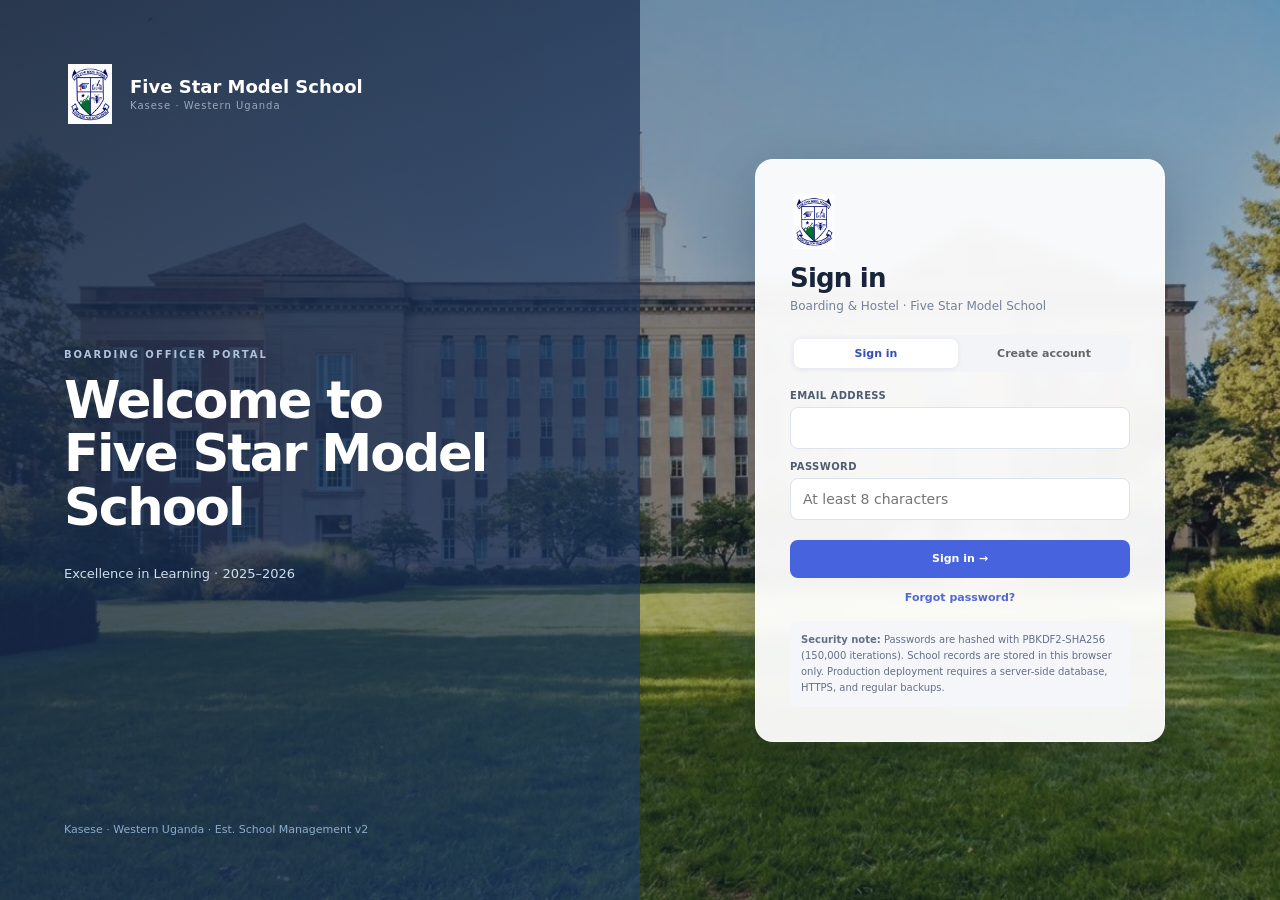
<file: portal-boarding.html>
<!doctype html>
<!--
  portal-boarding.html — Boarding & Hostel Portal
  =================================================
  Manages the school hostel and dormitory system.
  Responsibilities:
    • Create and manage dormitories (Boys / Girls / Mixed)
    • Register individual beds within each dormitory
    • Assign pupils to specific beds for each term
    • Record boarding fees and payment status
    • Manage house masters and matrons with profile photos
    • View dormitory occupancy at a glance
    • Print dormitory lists and bed assignments
-->
<html lang="en">
<head>
  <meta charset="utf-8">
  <meta name="viewport" content="width=device-width,initial-scale=1">
  <title>Boarding Portal — Five Star Model School</title>
  <script src="shared.js"></script>
  <script src="staff-team.js"></script>
</head>
<body>
<div id="root"></div>
<script>
"use strict";

KHA.init("boarding", function(session) {

  var page="Dashboard", hist=[], searchQ="";

  function navigate(p){ if(p===page)return; hist.push(page); page=p; searchQ=""; renderPage(); }
  function goBack(){ if(!hist.length)return; page=hist.pop(); renderPage(); }

  function boot(){
    KHA.buildShell({
      roleKey:"boarding", navGroups:KHA.ROLES.boarding.groups,
      activePage:page, onNav:navigate, session:session,
      extraRight:'<a href="index.html" class="btn secondary small no-print">All portals</a>'
    });
    document.getElementById("kha-back").addEventListener("click",goBack);
    renderPage();
  }

  function renderPage(){
    KHA.setCrumb(page);
    document.getElementById("kha-back").disabled=!hist.length;
    var h="";
    switch(page){
      case "Dashboard":           h=pgDashboard();      break;
      case "Dormitories":         h=pgDormitories();    break;
      case "Beds":                h=pgBeds();           break;
      case "Boarding assignments":h=pgAssignments();   break;
      case "House masters":       h=pgHouseMasters();   break;
      case "Parent updates":      h=KHA.renderParentUpdates("boarding", session); break;
      case "School team":         h=window.renderSchoolTeam(); break;
      case "Messages":            h=KHA.renderMessages("boarding", session); break;
      default: h=pgDashboard();
    }
    KHA.setContent(h);
    wireEvents();
  }

  /* ══════════════════════════════════════════════════════
     DASHBOARD
  ══════════════════════════════════════════════════════ */
  function pgDashboard(){
    var dorms    = KHA.load(KHA.STORE.dormitories,[]);
    var beds     = KHA.load(KHA.STORE.beds,[]);
    var assigned = KHA.load(KHA.STORE.boarding,[]).filter(function(b){ return b.status==="Assigned"; });
    var masters  = KHA.load(KHA.STORE.houseMasters,[]);
    var totalBeds= beds.length;
    var occupied = assigned.length;
    var available= totalBeds-occupied;
    var boys     = dorms.filter(function(d){ return d.gender==="Boys"; }).length;
    var girls    = dorms.filter(function(d){ return d.gender==="Girls"; }).length;
    var occupancyPct = Math.round((occupied/Math.max(totalBeds,1))*100);

    return KHA.pageHead("Boarding Dashboard",
      "Hostel and dormitory management — "+KHA.CURRENT_YEAR,
      '<button class="btn small" data-action="addAssignment">+ Assign pupil</button>')

    +'<div class="stats">'
    +KHA.statCard("","Dormitories",    dorms.length,    boys+" boys · "+girls+" girls", true)
    +KHA.statCard("","Total beds",     totalBeds,       "Registered beds")
    +KHA.statCard("","Occupied",        occupied,        occupancyPct+"% occupancy")
    +KHA.statCard("","Available",       available,       "Beds ready for assignment")
    +KHA.statCard("","House staff",     masters.length,  "Masters & matrons")
    +'</div>'

    +'<div class="grid2">'
    /* Occupancy per dormitory */
    +'<section class="panel"><div class="panel-head"><h2>Occupancy by dormitory</h2></div>'
    +'<div class="bars">'
    +(dorms.length
      ? dorms.map(function(d){
          var dormBeds     = beds.filter(function(b){ return b.dormitory===d.name; }).length;
          var dormOccupied = assigned.filter(function(a){ return a.dormitory===d.name; }).length;
          var pct          = Math.max(4,Math.round((dormOccupied/Math.max(dormBeds,1))*100));
          var color        = pct>=90?"var(--red)":pct>=70?"var(--amber)":"var(--green)";
          return '<div class="barline">'
            +'<span title="'+KHA.esc(d.name)+'">'+KHA.esc(d.name)+'</span>'
            +'<div class="bar-track"><div class="bar-fill" style="width:'+pct+'%;background:'+color+'"></div></div>'
            +'<strong>'+dormOccupied+'/'+dormBeds+'</strong></div>';
        }).join("")
      : '<div style="padding:16px;font-size:10px;color:var(--muted)">No dormitories created yet.</div>')
    +'</div></section>'

    /* House staff photos grid */
    +'<section class="panel"><div class="panel-head"><h2>House staff</h2>'
    +'<button class="btn secondary small" data-nav-to="House masters">View all →</button></div>'
    +'<div style="display:flex;flex-wrap:wrap;gap:10px;padding:14px">'
    +(masters.slice(0,6).map(function(m){
        return '<div style="text-align:center;width:70px">'
          +(m.photo
            ?'<img src="'+KHA.esc(m.photo)+'" style="width:48px;height:48px;border-radius:50%;object-fit:cover;border:2px solid var(--line);display:block;margin:0 auto">'
            :'<span class="avatar" style="margin:0 auto">'+KHA.esc(KHA.initials(m.name))+'</span>')
          +'<p style="font-size:9px;margin:4px 0;color:var(--ink);overflow:hidden;text-overflow:ellipsis;white-space:nowrap">'+KHA.esc(m.name)+'</p>'
          +'<p style="font-size:8px;color:var(--muted);margin:0">'+KHA.esc(m.role||"")+'</p>'
          +'</div>';
      }).join("") || '<p style="font-size:11px;color:var(--muted)">No house staff registered.</p>')
    +'</div></section>'
    +'</div>'

    +'<div class="cards">'
    +qCard("Dormitories",       "Create and manage dormitories",      "Dormitories")
    +qCard("Beds",              "Register individual beds",            "Beds")
    +qCard("Bed assignments",   "Assign pupils to beds",              "Boarding assignments")
    +qCard("House masters",     "Manage house masters and matrons",   "House masters")
    +'</div>';
  }

  function qCard(title,desc,navPage){
    return '<div class="module-card">'
      +'<h3>'+KHA.esc(title)+'</h3><p>'+KHA.esc(desc)+'</p>'
      +'<button class="btn small" data-nav-to="'+KHA.esc(navPage)+'">Open →</button>'
      +'</div>';
  }

  /* ══════════════════════════════════════════════════════
     DORMITORIES
  ══════════════════════════════════════════════════════ */
  function pgDormitories(){
    var dorms = KHA.load(KHA.STORE.dormitories,[]).filter(function(d){
      if(!searchQ)return true;
      return (d.name||"").toLowerCase().includes(searchQ.toLowerCase());
    });
    var beds     = KHA.load(KHA.STORE.beds,[]);
    var assigned = KHA.load(KHA.STORE.boarding,[]);

    return KHA.pageHead("Dormitories",dorms.length+" dormitor(ies)",
      '<input class="search" id="tSearch" placeholder="Search dormitory…" value="'+KHA.esc(searchQ)+'">'
      +'<button class="btn small" data-action="addRecord" data-store="dormitories">+ Create dormitory</button>'
      +'<button class="btn secondary small no-print" onclick="window.print()">🖨️ Print list</button>')

    /* Occupancy cards */
    +'<div class="cards" style="margin-bottom:14px">'
    +(dorms.map(function(d){
        var dormBeds     = beds.filter(function(b){ return b.dormitory===d.name; }).length;
        var dormOccupied = assigned.filter(function(a){ return a.dormitory===d.name && a.status==="Assigned"; }).length;
        var pct          = Math.round((dormOccupied/Math.max(dormBeds,1))*100);
        var col          = pct>=90?"var(--red)":pct>=70?"var(--amber)":"var(--green)";
        return '<div class="module-card">'
          +'<div style="display:flex;justify-content:space-between;align-items:flex-start">'
          +'<h3 style="margin:0 0 4px">'+KHA.esc(d.name)+'</h3>'
          +'<span class="badge '+(d.gender==="Boys"?"blue":d.gender==="Girls"?"purple":"gray")+'">'+KHA.esc(d.gender||"")+'</span>'
          +'</div>'
          +'<p style="margin:4px 0 8px;color:var(--muted)">Master: '+KHA.esc(d.master||"—")+'</p>'
          +'<div class="bar-track" style="margin-bottom:6px"><div class="bar-fill" style="width:'+Math.max(4,pct)+'%;background:'+col+'"></div></div>'
          +'<p style="font-size:10px;margin:0">'+dormOccupied+' / '+dormBeds+' beds occupied · '+pct+'%</p>'
          +'<p style="font-size:10px;color:var(--muted);margin:4px 0 10px">Fee: '+KHA.fmtMoney(d.fee)+'</p>'
          +'<div style="display:flex;gap:6px">'
          +'<button class="btn secondary small" data-edit-record="'+KHA.esc(d.id)+'" data-store="dormitories">Edit</button>'
          +'<button class="btn small" data-nav-to="Beds">View beds</button>'
          +'</div></div>';
      }).join("") || '<div class="notice info">No dormitories yet. Click "+ Create dormitory" to start.</div>')
    +'</div>'

    /* Full table */
    +'<div class="table-wrap">'
    +KHA.buildTable([
        {key:"name",label:"Dormitory"},
        {key:"gender",label:"Type"},
        {key:"capacity",label:"Capacity"},
        {key:"master",label:"House master / matron"},
        {key:"fee",label:"Boarding fee",render:function(r){ return KHA.fmtMoney(r.fee); }},
        {key:"status",label:"Status",render:sBadge}
      ],dorms,function(r){
        return '<button class="btn icon" data-edit-record="'+KHA.esc(r.id)+'" data-store="dormitories" title="Edit">✏️</button>'
          +'<button class="btn icon danger" data-del-record="'+KHA.esc(r.id)+'" data-store="dormitories" title="Delete">🗑️</button>';
      })
    +'</div>';
  }

  /* ══════════════════════════════════════════════════════
     BEDS
  ══════════════════════════════════════════════════════ */
  function pgBeds(){
    var rows=KHA.load(KHA.STORE.beds,[]).filter(function(b){
      if(!searchQ)return true;
      return (b.dormitory||"").toLowerCase().includes(searchQ.toLowerCase())
        ||(b.bedNumber||"").toLowerCase().includes(searchQ.toLowerCase());
    });
    /* Group beds by dormitory for a cleaner view */
    var dorms   = [...new Set(rows.map(function(b){ return b.dormitory||"Unknown"; }))];
    var assigned= KHA.load(KHA.STORE.boarding,[]).filter(function(a){ return a.status==="Assigned"; });

    return KHA.pageHead("Beds",rows.length+" bed(s)",
      '<input class="search" id="tSearch" placeholder="Search dormitory or bed no…" value="'+KHA.esc(searchQ)+'">'
      +'<button class="btn small" data-action="addRecord" data-store="beds">+ Add bed</button>'
      +'<button class="btn secondary small no-print" onclick="window.print()">🖨️ Print bed list</button>')
    +'<div class="table-wrap">'
    +KHA.buildTable([
        {key:"dormitory",label:"Dormitory"},
        {key:"bedNumber",label:"Bed number",render:function(r){ return '<strong>'+KHA.esc(r.bedNumber||"—")+'</strong>'; }},
        {key:"occupant",label:"Current occupant",render:function(r){
          var a=assigned.find(function(x){ return x.bed===r.bedNumber && x.dormitory===r.dormitory; });
          return a?KHA.esc(a.name)+'<br><small>Pupil number: '+KHA.esc(a.admission||"")+'</small>':'<span style="color:var(--muted)">Vacant</span>';
        }},
        {key:"status",label:"Status",render:sBadge}
      ],rows,function(r){
        return '<button class="btn icon" data-edit-record="'+KHA.esc(r.id)+'" data-store="beds" title="Edit">✏️</button>'
          +'<button class="btn icon danger" data-del-record="'+KHA.esc(r.id)+'" data-store="beds" title="Delete">🗑️</button>';
      })
    +'</div>';
  }

  /* ══════════════════════════════════════════════════════
     BOARDING ASSIGNMENTS
  ══════════════════════════════════════════════════════ */
  function pgAssignments(){
    var rows=KHA.load(KHA.STORE.boarding,[]).filter(function(a){
      if(!searchQ)return true;
      var q=searchQ.toLowerCase();
      return (a.name||"").toLowerCase().includes(q)||(a.dormitory||"").toLowerCase().includes(q);
    });
    var totalFees = rows.filter(function(a){ return a.status==="Assigned"; })
      .reduce(function(s,a){ return s+(Number(a.fee)||0); },0);

    return KHA.pageHead("Boarding assignments",
      rows.length+" assignment(s) · Fees: "+KHA.fmtMoney(totalFees),
      '<input class="search" id="tSearch" placeholder="Search pupil or dormitory…" value="'+KHA.esc(searchQ)+'">'
      +'<button class="btn small" data-action="addRecord" data-store="boarding">+ Assign pupil</button>'
      +'<button class="btn secondary small no-print" onclick="window.print()">🖨️ Print register</button>')
    +'<div class="table-wrap">'
    +KHA.buildTable([
        {key:"name",label:"Pupil"},
        {key:"admission",label:"Pupil number"},
        {key:"class",label:"Class"},
        {key:"gender",label:"Gender"},
        {key:"dormitory",label:"Dormitory"},
        {key:"bed",label:"Bed #"},
        {key:"term",label:"Term"},
        {key:"fee",label:"Boarding fee",render:function(r){ return KHA.fmtMoney(r.fee); }},
        {key:"status",label:"Status",render:sBadge}
      ],rows,function(r){
        return '<button class="btn icon" data-edit-record="'+KHA.esc(r.id)+'" data-store="boarding" title="Edit">✏️</button>'
          +'<button class="btn icon danger" data-del-record="'+KHA.esc(r.id)+'" data-store="boarding" title="Delete">🗑️</button>';
      })
    +'</div>';
  }

  /* ══════════════════════════════════════════════════════
     HOUSE MASTERS & MATRONS
     Displays staff with profile photos in a card grid + table.
  ══════════════════════════════════════════════════════ */
  function pgHouseMasters(){
    var rows=KHA.load(KHA.STORE.houseMasters,[]).filter(function(m){
      if(!searchQ)return true;
      return (m.name||"").toLowerCase().includes(searchQ.toLowerCase());
    });
    var html = KHA.pageHead("House masters & matrons",
      rows.length+" staff member(s)",
      '<input class="search" id="tSearch" placeholder="Search name…" value="'+KHA.esc(searchQ)+'">'
      +'<button class="btn small" data-action="addRecord" data-store="houseMasters">+ Register staff</button>');

    /* Photo card grid */
    if(rows.length){
      html += '<div class="cards" style="margin-bottom:14px">';
      rows.forEach(function(m){
        html += '<div class="module-card" style="text-align:center">'
          +'<div style="display:flex;justify-content:center;margin-bottom:10px">'
          +(m.photo
            ?'<img src="'+KHA.esc(m.photo)+'" style="width:72px;height:72px;border-radius:50%;object-fit:cover;border:3px solid var(--line)">'
            :'<span class="avatar lg">'+KHA.esc(KHA.initials(m.name))+'</span>')
          +'</div>'
          +'<strong>'+KHA.esc(m.name)+'</strong><br>'
          +'<span class="badge '+(m.role==="Matron"?"purple":"blue")+'" style="margin:4px 0">'+KHA.esc(m.role||"Staff")+'</span><br>'
          +'<small style="color:var(--muted)">'+KHA.esc(m.dormitory||"Unassigned")+'</small><br>'
          +'<small style="color:var(--muted)">'+KHA.esc(m.phone||"")+'</small>'
          +sBadge(m)
          +'<div style="display:flex;gap:6px;justify-content:center;margin-top:10px">'
          +'<button class="btn secondary small" data-view-master="'+KHA.esc(m.id)+'">View</button>'
          +'<button class="btn small" data-edit-record="'+KHA.esc(m.id)+'" data-store="houseMasters">Edit</button>'
          +'</div></div>';
      });
      html += '</div>';
    }

    /* Table view */
    html += '<div class="table-wrap">'
      +KHA.buildTable([
          {key:"photo",label:"",render:function(r){
            return '<span class="avatar sm">'+(r.photo?'<img src="'+KHA.esc(r.photo)+'" alt="">':KHA.esc(KHA.initials(r.name)))+'</span>';
          }},
          {key:"name",label:"Name"},
          {key:"role",label:"Role",render:function(r){ return '<span class="badge '+(r.role==="Matron"?"purple":"blue")+'">'+KHA.esc(r.role||"")+'</span>'; }},
          {key:"dormitory",label:"Dormitory"},
          {key:"phone",label:"Phone"},
          {key:"status",label:"Status",render:sBadge}
        ],rows,function(r){
          return '<button class="btn icon" data-view-master="'+KHA.esc(r.id)+'" title="View">👁</button>'
            +'<button class="btn icon" data-edit-record="'+KHA.esc(r.id)+'" data-store="houseMasters" title="Edit">✏️</button>'
            +'<button class="btn icon danger" data-del-record="'+KHA.esc(r.id)+'" data-store="houseMasters" title="Delete">🗑️</button>';
        })
      +'</div>';
    return html;
  }

  /* ══════════════════════════════════════════════════════
     STATUS BADGE
  ══════════════════════════════════════════════════════ */
  function sBadge(r){
    var v=r.status||""; var c="gray";
    if(["Active","Assigned","Available"].includes(v)) c="green";
    else if(["On leave","Maintenance","Pending"].includes(v)) c="amber";
    else if(["Inactive","Left","Closed"].includes(v)) c="red";
    return '<span class="badge '+c+'">'+KHA.esc(v)+'</span>';
  }

  /* ══════════════════════════════════════════════════════
     FORMS
  ══════════════════════════════════════════════════════ */
  function formForStore(storeKey,rec){
    rec=rec||{};
    switch(storeKey){
      case "dormitories":
        return '<div class="form-grid">'
          +fi("name","Dormitory name","text",rec.name,1)
          +fi("gender","Accommodation type","select",rec.gender,1,["Boys","Girls","Mixed"])
          +fi("ageGroup","Age group","select",rec.ageGroup,0,["Lower (Baby–P3)","Upper (P4–P7)","All ages"])
          +fi("capacity","Bed capacity","number",rec.capacity,1)
          +fi("currentOccupancy","Current occupancy","number",rec.currentOccupancy)
          +fi("master","House master / matron","text",rec.master)
          +fi("assistant","Assistant master / matron","text",rec.assistant)
          +fi("phone","Staff contact phone","tel",rec.phone)
          +fi("fee","Boarding fee per term (UGX)","number",rec.fee)
          +fi("securityDeposit","Security deposit (UGX)","number",rec.securityDeposit)
          +fi("facilities","Available facilities","textarea",rec.facilities,0,[],"full")
          +fi("status","Status","select",rec.status||"Active",1,["Active","Full","Under renovation","Closed"])
          +'</div>';
      case "beds":
        return '<div class="form-grid">'
          +fi("dormitory","Dormitory","text",rec.dormitory,1)
          +fi("bedNumber","Bed number / label","text",rec.bedNumber,1)
          +fi("row","Row / section","text",rec.row)
          +fi("notes","Notes","text",rec.notes)
          +fi("status","Status","select",rec.status||"Available",1,["Available","Occupied","Under maintenance","Reserved"])
          +'</div>';
      case "boarding":
        return '<div class="form-grid">'
          +fi("name","Pupil full name","text",rec.name,1)
          +fi("admission","Pupil number","text",rec.admission,1)
          +fi("class","Class","select",rec.class,1,KHA.CLASS_LIST)
          +fi("gender","Gender","select",rec.gender,1,["Female","Male"])
          +fi("dormitory","Dormitory","text",rec.dormitory,1)
          +fi("bed","Bed number","text",rec.bed,1)
          +fi("term","Term","select",rec.term,1,["Term 1","Term 2","Term 3"])
          +KHA.academicYearField(rec.year,true)
          +fi("fee","Boarding fee (UGX)","number",rec.fee)
          +fi("guardian","Guardian name","text",rec.guardian)
          +fi("guardianPhone","Guardian phone","tel",rec.guardianPhone)
          +fi("medicalNotes","Medical notes","textarea",rec.medicalNotes,0,[],"full")
          +fi("status","Status","select",rec.status||"Assigned",1,["Assigned","Pending","Transferred","Left"])
          +'</div>';
      case "houseMasters":
        return '<div class="form-grid">'
          +fi("name","Full name","text",rec.name,1)
          +fi("role","Role","select",rec.role,1,["House master","Matron","Assistant house master","Assistant matron"])
          +fi("dormitory","Assigned dormitory","text",rec.dormitory,1)
          +fi("phone","Phone number","tel",rec.phone,1)
          +fi("email","Email","email",rec.email)
          +fi("qualification","Qualification","text",rec.qualification)
          +fi("employmentDate","Employment date","date",rec.employmentDate)
          +KHA.academicYearField(rec.year,false)
          +fi("address","Home address","text",rec.address)
          +fi("status","Status","select",rec.status||"Active",1,["Active","On leave","Inactive"])
          +KHA.photoField("photo",rec.photo,"Profile photo (passport size)")
          +'</div>';
      default: return '<p>No form defined.</p>';
    }
  }

  function fi(name,label,type,value,req,options,extra){
    var cls="field"+(extra?" "+extra:"");
    var r=req?" required":""; var inp;
    if(type==="select"){
      inp='<select name="'+KHA.esc(name)+'"'+r+'>'
        +(options||[]).map(function(o){
            return '<option value="'+KHA.esc(o)+'"'+(value===o?" selected":"")+'>'+KHA.esc(o)+'</option>';
          }).join("")+'</select>';
    }else if(type==="textarea"){
      inp='<textarea name="'+KHA.esc(name)+'"'+r+'>'+KHA.esc(value||"")+'</textarea>';
    }else{
      inp='<input name="'+KHA.esc(name)+'" type="'+KHA.esc(type)+'" value="'+KHA.esc(value||"")+'"'+r+'>';
    }
    return '<div class="'+cls+'"><label>'+KHA.esc(label)+'</label>'+inp+'</div>';
  }

  /* ══════════════════════════════════════════════════════
     VIEW HOUSE MASTER PROFILE MODAL
  ══════════════════════════════════════════════════════ */
  function openViewMaster(id){
    var m=KHA.load(KHA.STORE.houseMasters,[]).find(function(x){ return x.id===id; });
    if(!m) return;
    KHA.openModal(
      '<div class="modal-head"><h2>Staff profile — '+KHA.esc(m.name)+'</h2>'
      +'<button class="btn icon" onclick="KHA.closeModal()">✕</button></div>'
      +'<div class="modal-body">'
      +'<div style="display:flex;gap:18px;align-items:flex-start;margin-bottom:16px">'
      +(m.photo
        ?'<img src="'+KHA.esc(m.photo)+'" style="width:90px;height:110px;object-fit:cover;border-radius:8px;border:2px solid var(--line)">'
        :'<span class="avatar xl">'+KHA.esc(KHA.initials(m.name))+'</span>')
      +'<div>'
      +'<h3 style="margin:0 0 4px">'+KHA.esc(m.name)+'</h3>'
      +'<span class="badge '+(m.role==="Matron"?"purple":"blue")+'">'+KHA.esc(m.role||"")+'</span><br>'
      +'<p style="margin:6px 0 0;color:var(--muted);font-size:11px">'+KHA.esc(m.dormitory||"No dormitory assigned")+'</p>'
      +sBadge(m)
      +'</div></div>'
      +'<table style="width:100%;font-size:11px;border-collapse:collapse">'
      +[["Phone",m.phone],["Email",m.email],["Qualification",m.qualification],
        ["Employment date",KHA.fmtDate(m.employmentDate)],["Address",m.address]]
       .filter(function(row){ return row[1]; })
       .map(function(row){
          return '<tr><td style="padding:5px 12px 5px 0;color:var(--muted);font-weight:700;width:130px">'+KHA.esc(row[0])+'</td>'
            +'<td>'+KHA.esc(row[1])+'</td></tr>';
        }).join("")
      +'</table>'
      +'</div>'
      +'<div class="modal-foot">'
      +'<button class="btn secondary" onclick="KHA.closeModal()">Close</button>'
      +'<button class="btn" data-edit-record="'+KHA.esc(m.id)+'" data-store="houseMasters" onclick="KHA.closeModal()">Edit</button>'
      +'</div>');
  }

  /* ══════════════════════════════════════════════════════
     MODAL OPENER + SAVE
  ══════════════════════════════════════════════════════ */
  function openRecordModal(storeKey,id){
    var storeId=KHA.STORE[storeKey]||storeKey;
    var records=KHA.load(storeId,[]);
    var rec=id?records.find(function(r){ return r.id===id; }):null;
    var labels={dormitories:"dormitory",beds:"bed",boarding:"boarding assignment",houseMasters:"house staff"};
    KHA.openModal(
      '<div class="modal-head"><h2>'+(rec?"Edit":"Add new")+" "+KHA.esc(labels[storeKey]||storeKey)+'</h2>'
      +'<button class="btn icon" onclick="KHA.closeModal()">✕</button></div>'
      +'<div class="modal-body"><form id="mForm">'+formForStore(storeKey,rec)+'</form></div>'
      +'<div class="modal-foot">'
      +'<button class="btn secondary" onclick="KHA.closeModal()">Cancel</button>'
      +'<button class="btn success" id="mSave">💾 Save</button></div>',true);
    KHA.wirePhotoInputs(document.getElementById("kha-modal"));
    document.getElementById("mSave").addEventListener("click",function(){ saveRecord(storeKey,rec?rec.id:null); });
  }

  async function saveRecord(storeKey,id){
    var form=document.getElementById("mForm");
    var fd=new FormData(form);
    var storeId=KHA.STORE[storeKey]||storeKey;
    var records=KHA.load(storeId,[]);
    var rec={}; fd.forEach(function(v,k){ rec[k]=v; });
    /* Preserve existing photo if no new one uploaded */
    var photoInput=form.querySelector('input[type="file"]');
    if(photoInput){ var ph=await KHA.readPhoto(photoInput); if(ph) rec.photo=ph; }
    if(!rec.photo && id){
      var old=records.find(function(r){ return r.id===id; });
      if(old && old.photo) rec.photo=old.photo;
    }
    if(!id){ rec.id=KHA.uid(); rec.createdAt=KHA.nowISO(); records.push(rec); }
    else{
      rec.id=id;
      rec.createdAt=(records.find(function(r){return r.id===id;})||{}).createdAt||KHA.nowISO();
      var idx=records.findIndex(function(r){return r.id===id;});
      if(idx>-1) records[idx]=rec;
    }
    KHA.save(storeId,records);
    KHA.closeModal();
    KHA.toast((id?"Updated":"Saved")+" record.","success");
    renderPage();
  }

  function deleteRecord(storeKey,id){
    if(!confirm("Delete this record permanently?")) return;
    var storeId=KHA.STORE[storeKey]||storeKey;
    KHA.save(storeId,KHA.load(storeId,[]).filter(function(r){ return r.id!==id; }));
    KHA.toast("Record deleted.","default");
    renderPage();
  }

  /* ══════════════════════════════════════════════════════
     EVENT WIRING
  ══════════════════════════════════════════════════════ */
  function wireEvents(){
    var content=document.getElementById("kha-content");
    var ts=document.getElementById("tSearch");
    if(ts) ts.addEventListener("input",function(){ searchQ=this.value; renderPage(); });

    content.addEventListener("click",function(e){
      var t=e.target.closest("[data-action],[data-nav-to],[data-edit-record],[data-del-record],[data-view-master]");
      if(!t) return;
      if(t.dataset.navTo)                              { navigate(t.dataset.navTo); return; }
      if(t.dataset.action==="addAssignment")           { openRecordModal("boarding",null); return; }
      if(t.dataset.action==="addRecord")               { openRecordModal(t.dataset.store,null); return; }
      if(t.dataset.editRecord)                         { openRecordModal(t.dataset.store,t.dataset.editRecord); return; }
      if(t.dataset.delRecord)                          { deleteRecord(t.dataset.store,t.dataset.delRecord); return; }
      if(t.dataset.viewMaster)                         { openViewMaster(t.dataset.viewMaster); return; }
    });
    KHA.wireParentUpdates(content, "boarding", session, renderPage);
    KHA.wireMessages(content, "boarding", session, renderPage);
  }

  boot();
});
</script>
</body>
</html>
</file>
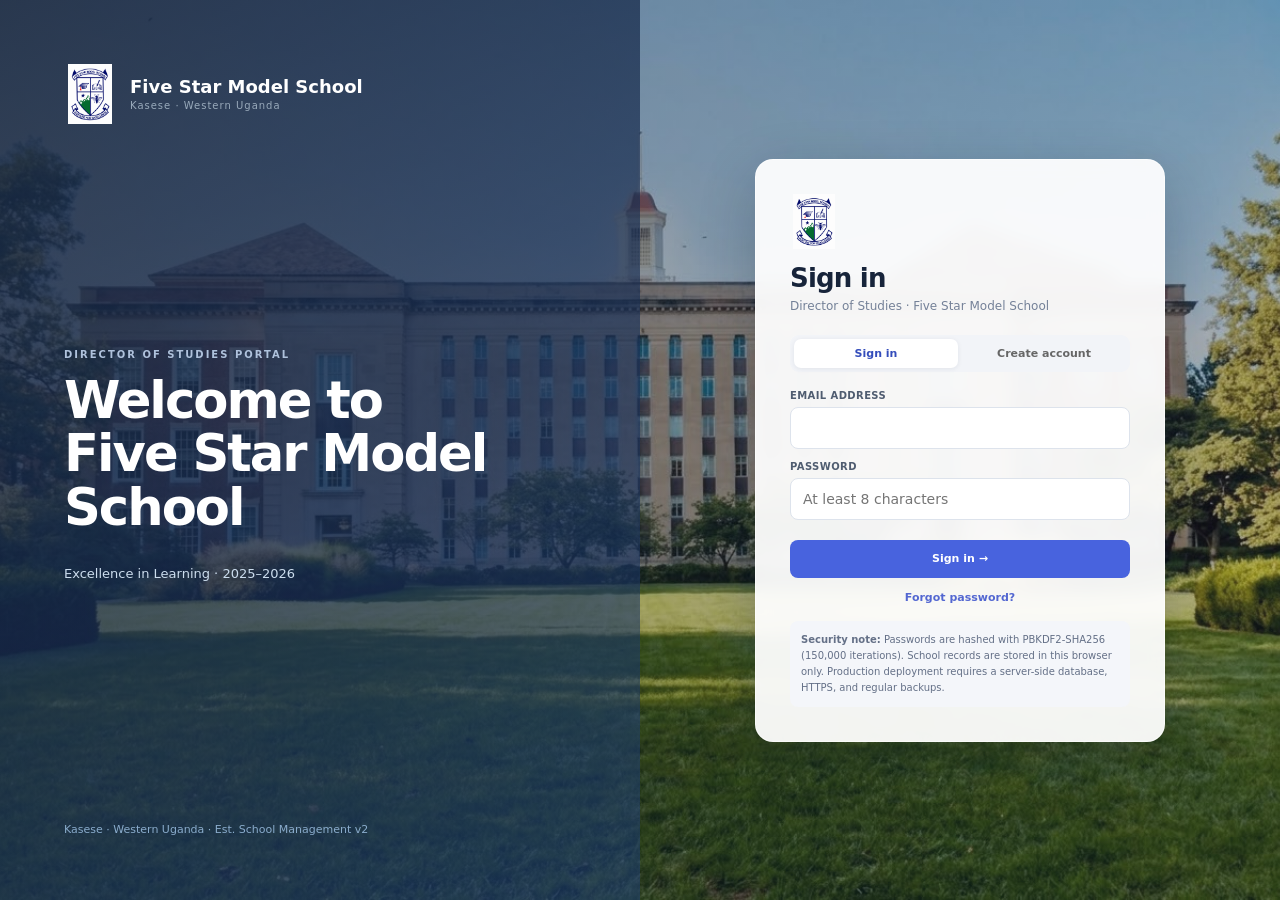
<file: portal-dos.html>
<!doctype html>
<!--
  portal-dos.html — Director of Studies Portal
  =============================================
  The DOS manages the complete academic programme of Five Star Model School.
  Responsibilities covered in this portal:
    • Teacher registration with profile photos
    • Class and stream creation
    • Subject management and teacher assignments
    • Class and examination timetable builder
    • Marks entry with auto-calculated grades (D1–F9 Uganda scale)
    • Report card generation with pupil passport photo
    • Daily pupil attendance (Present / Absent / Late / Excused)
    • Teacher attendance register
    • Examination scheduling
-->
<html lang="en">
<head>
  <meta charset="utf-8">
  <meta name="viewport" content="width=device-width,initial-scale=1">
  <title>Director of Studies — Five Star Model School</title>
  <script src="shared.js"></script>
  <script src="staff-team.js"></script>
  <style>
    #dos-print-area { display: none; }
    @media print {
      body.dos-all-printing #root { display: none !important; }
      body.dos-all-printing #dos-print-area {
        display: block !important;
        position: static !important;
        color: #111;
        background: #fff;
        font: 10px Arial, sans-serif;
      }
      #dos-print-area h1 { text-align: center; margin-bottom: 4px; }
      #dos-print-area h2 { margin: 18px 0 6px; page-break-after: avoid; }
      #dos-print-area table { width: 100%; border-collapse: collapse; margin-bottom: 10px; }
      #dos-print-area th, #dos-print-area td { border: 1px solid #aaa; padding: 4px; text-align: left; }
      #dos-print-area th { background: #eee !important; }
      #rcOutput .report-card + .report-card { page-break-before: always; break-before: page; }
      #kha-content .cards { grid-template-columns: repeat(2,minmax(0,1fr)); }
      #kha-content .module-card { break-inside: avoid; }
    }
  </style>
</head>
<body>
<div id="root"></div>
<script>
"use strict";

KHA.init("dos", function(session) {

  /* ── state ── */
  var page    = "Dashboard";
  var hist    = [];
  var searchQ = "";
  var timetableSchedule = "Weekly";
  var timetableExamType = "Mid-term";
  var timetableClass = "";
  var timetableYear = KHA.CURRENT_YEAR;
  var reportClass = "";

  /* ── navigation ── */
  function navigate(p) {
    if (p === page) return;
    hist.push(page); page = p; searchQ = "";
    renderPage();
  }
  function goBack() {
    if (!hist.length) return;
    page = hist.pop(); renderPage();
  }

  /* ── boot ── */
  function boot() {
    KHA.buildShell({
      roleKey: "dos", navGroups: KHA.ROLES.dos.groups,
      activePage: page, onNav: navigate, session: session,
      extraRight: '<a href="index.html" class="btn secondary small no-print">All portals</a>'
    });
    document.getElementById("kha-back").addEventListener("click", goBack);
    window.addEventListener("afterprint", function(){
      document.body.classList.remove("dos-all-printing");
      var printArea = document.getElementById("dos-print-area");
      if (printArea) printArea.remove();
    });
    renderPage();
  }

  /* ══════════════════════════════════════════════════════
     DISPATCHER
  ══════════════════════════════════════════════════════ */
  function renderPage() {
    KHA.setCrumb(page);
    document.getElementById("kha-back").disabled = !hist.length;
    var h = "";
    switch(page) {
      case "Dashboard":            h = pgDashboard();    break;
      case "Teachers":             h = pgTeachers();     break;
      case "Staff profiles":       h = pgStaffProfiles(); break;
      case "Classes":              h = pgClasses();      break;
      case "Streams":              h = pgClasses();      break;  // Same UI, just navigated differently
      case "Subjects":             h = pgSubjects();     break;
      case "Class timetable":      h = pgTimetable("Class");   break;
      case "Examination timetable":h = pgTimetable("Exam");    break;
      case "Marks":                h = pgMarks();        break;
      case "Report cards":         h = pgReportCards();  break;
      case "Examinations":         h = pgExaminations(); break;
      case "Pupil attendance":   h = pgStudentAtt();   break;
      case "Daily enrollment":    h = pgDailyEnrollment(); break;
      case "Teacher attendance":   h = pgTeacherAtt();   break;
      case "Parent updates":       h = KHA.renderParentUpdates("dos", session); break;
      case "School team":          h = window.renderSchoolTeam(); break;
      case "Messages":             h = KHA.renderMessages("dos", session); break;
      default: h = pgDashboard();
    }
    KHA.setContent(h);
    wireEvents();
  }

  /* ══════════════════════════════════════════════════════
     DASHBOARD
  ══════════════════════════════════════════════════════ */
  function pgDashboard() {
    var teachers  = KHA.load(KHA.STORE.teachers, []);
    var classes   = KHA.load(KHA.STORE.classes, []);
    var subjects  = KHA.load(KHA.STORE.subjects, []);
    var marks     = KHA.load(KHA.STORE.marks, []);
    var students  = KHA.load(KHA.STORE.students, []);
    var att       = KHA.load(KHA.STORE.attendance, []);
    var todayAtt  = att.filter(function(a){ return a.date === KHA.today(); });
    var studentPresent = todayAtt.filter(function(a){ return a.status === "Present"; }).length;
    var studentAbsent  = todayAtt.filter(function(a){ return a.status === "Absent"; }).length;
    var teacherAtt = KHA.load(KHA.STORE.teacherAtt, []).filter(function(a){ return a.date === KHA.today(); });
    var teacherPresent = teacherAtt.filter(function(a){ return a.status === "Present"; }).length;
    var teacherAbsent = teacherAtt.filter(function(a){ return a.status === "Absent"; }).length;
    var active    = students.filter(function(s){ return s.status === "Active"; }).length;
    var hour      = new Date().getHours();
    var greet     = hour < 12 ? "Good morning" : hour < 17 ? "Good afternoon" : "Good evening";

    /* Recent marks feed */
    var recentMarks = marks.slice().sort(function(a,b){
      return (b.createdAt||"").localeCompare(a.createdAt||"");
    }).slice(0, 6);

    return KHA.pageHead(greet + ", " + KHA.esc(session.name.split(" ")[0]),
      "Academic management — " + KHA.CURRENT_YEAR,
      '<button class="btn secondary small no-print" data-action="printAllRecords">Print all records</button>'
      +'<button class="btn small no-print" data-action="addTeacher">+ Add teacher</button>')

    + '<div class="stats">'
    + KHA.statCard("","Teaching staff", teachers.length, "Registered teachers", true)
    + KHA.statCard("","Classes",         classes.length,  "Class groups")
    + KHA.statCard("","Subjects",        subjects.length, "Curriculum subjects")
    + KHA.statCard("","Marks entered",   marks.length,    "Assessment records")
    + KHA.statCard("","Active pupils",   active,          "Currently enrolled")
    + KHA.statCard("","Teachers present",teacherPresent,teacherAbsent+" absent today")
    + KHA.statCard("","Pupils present",  studentPresent,  studentAbsent+" absent today")
    + '</div>'

    + '<div class="grid2">'
    /* Subject coverage bars */
    + '<section class="panel"><div class="panel-head"><h2>Subjects by class</h2>'
    + '<small>Subjects assigned per class</small></div><div class="bars">'
    + KHA.CLASS_LIST.map(function(c){
        var n = subjects.filter(function(s){ return (s.classes||"").includes(c); }).length;
        var max = Math.max.apply(null, KHA.CLASS_LIST.map(function(x){
          return subjects.filter(function(s){ return (s.classes||"").includes(x); }).length;
        }).concat([1]));
        return '<div class="barline"><span title="'+c+'">'+c+'</span>'
          +'<div class="bar-track"><div class="bar-fill" style="width:'+Math.max(4,Math.round((n/max)*100))+'%"></div></div>'
          +'<strong>'+n+'</strong></div>';
      }).join("")
    + '</div></section>'

    /* Recent marks */
    + '<section class="panel"><div class="panel-head"><h2>Recent assessments</h2></div>'
    + '<div class="activities">'
    + (recentMarks.length ? recentMarks.map(function(m){
        return '<div class="activity">'
          +'<div><p><strong>'+KHA.esc(m.pupilName||m.name||(m.admission?"Pupil number: "+m.admission:"—"))+'</strong> · '
          +KHA.esc(m.subject)+' · <span style="font-weight:700">'
          +(m.grade||KHA.gradeFromScore(m.score,m.outOf))+'</span></p>'
          +'<time>'+KHA.esc(m.term)+ ' · ' +KHA.fmtRelativeDate(m.createdAt)+'</time></div></div>';
      }).join("")
      : '<div class="empty"><strong>No marks yet</strong>Enter marks to see them here.</div>')
    + '</div></section>'
    + '</div>'

    /* Quick action tiles */
    + '<div class="cards">'
    + qCard("Teachers",         "Manage teaching staff records",    "Teachers")
    + qCard("Classes & streams", "Create and manage class groups",    "Classes")
    + qCard("Subjects",          "Assign subjects to classes",        "Subjects")
    + qCard("Class timetable",   "Build weekly, weekend and remedial schedules", "Class timetable")
    + qCard("Enter marks",       "Record assessment marks",           "Marks")
    + qCard("Report cards",      "Generate pupil report cards",       "Report cards")
    + qCard("Pupil attendance","Mark daily attendance",             "Pupil attendance")
    + qCard("Daily enrollment","Record daily pupil enrollment totals","Daily enrollment")
    + qCard("Examinations",      "Schedule examination dates",        "Examinations")
    + '</div>';
  }

  function qCard(title, desc, navPage) {
    return '<div class="module-card">'
      +'<h3>'+KHA.esc(title)+'</h3><p>'+KHA.esc(desc)+'</p>'
      +'<button class="btn small" data-nav-to="'+KHA.esc(navPage)+'">Open →</button>'
      +'</div>';
  }

  /* ══════════════════════════════════════════════════════
     TEACHERS
  ══════════════════════════════════════════════════════ */
  function pgTeachers() {
    var rows = KHA.load(KHA.STORE.teachers, []).filter(function(t){
      if (!searchQ) return true;
      var q = searchQ.toLowerCase();
      return (t.name||"").toLowerCase().includes(q)||(t.staffId||"").toLowerCase().includes(q);
    });
    return KHA.pageHead("Teachers", rows.length+" teacher(s)",
      '<input class="search" id="tSearch" placeholder="Search…" value="'+KHA.esc(searchQ)+'">'
      +'<button class="btn secondary small no-print" onclick="window.print()">🖨️ Print teaching staff</button>'
      +'<button class="btn small" data-action="addTeacher">+ Add teacher</button>')
    + '<div class="table-wrap">'
    + KHA.buildTable([
        {key:"photo",label:"",render:function(r){
          return '<span class="avatar sm">'+(r.photo?'<img src="'+KHA.esc(r.photo)+'" alt="">':KHA.esc(KHA.initials(r.name)))+'</span>';
        }},
        {key:"name",label:"Teacher",render:function(r){
          return '<div><strong>'+KHA.esc(r.name)+'</strong><br><small>'+KHA.esc(r.staffId||"—")+'</small></div>';
        }},
        {key:"subjects",label:"Subjects"},
        {key:"classes",label:"Classes"},
        {key:"qualification",label:"Qualification"},
        {key:"phone",label:"Phone"},
        {key:"status",label:"Status",render:sBadge}
      ], rows, function(r){
        return '<button class="btn icon" data-view-teacher="'+KHA.esc(r.id)+'" title="View">👁</button>'
          +'<button class="btn icon" data-edit-teacher="'+KHA.esc(r.id)+'" title="Edit">✏️</button>'
          +'<button class="btn icon danger" data-del-teacher="'+KHA.esc(r.id)+'" title="Delete">🗑️</button>';
      })
    + '</div>';
  }

  /* ── Staff profile photo grid ── */
  function pgStaffProfiles() {
    var teachers = KHA.load(KHA.STORE.teachers, []);
    var html = KHA.pageHead("Staff profiles", "Photo directory of all teaching staff",
      '<button class="btn secondary small no-print" onclick="window.print()">🖨️ Print all profiles</button>'
      +'<button class="btn small" data-action="addTeacher">+ Add teacher</button>');
    if (!teachers.length) return html + '<div class="notice info">No teachers registered yet.</div>';
    html += '<div class="cards">';
    teachers.forEach(function(t){
      html += '<div class="module-card" style="text-align:center">'
        +'<div style="display:flex;justify-content:center;margin-bottom:10px">'
        +(t.photo
          ?'<img src="'+KHA.esc(t.photo)+'" style="width:72px;height:72px;border-radius:50%;object-fit:cover;border:3px solid var(--line)">'
          :'<span class="avatar lg">'+KHA.esc(KHA.initials(t.name))+'</span>')
        +'</div>'
        +'<strong>'+KHA.esc(t.name)+'</strong><br>'
        +'<small style="color:var(--muted)">'+KHA.esc(t.staffId||"")+'</small><br>'
        +'<small style="color:var(--muted)">Staff ID: '+KHA.esc(t.staffId||"—")+'</small><br>'
        +'<small style="color:var(--muted)">Subjects: '+KHA.esc(t.subjects||"—")+'</small><br>'
        +'<small style="color:var(--muted)">Classes: '+KHA.esc(t.classes||"—")+'</small><br>'
        +'<small style="color:var(--muted)">Phone: '+KHA.esc(t.phone||"—")+'</small><br>'
        +'<small style="color:var(--muted)">Email: '+KHA.esc(t.email||"—")+'</small><br>'
        +'<small style="color:var(--muted)">Qualification: '+KHA.esc(t.qualification||"—")+'</small><br>'
        +'<small style="color:var(--muted)">Experience: '+KHA.esc(t.experience||"0")+' year(s)</small><br>'
        +'<small style="color:var(--muted)">Employed: '+KHA.esc(t.employmentDate||"—")+'</small><br>'
        +'<small style="color:var(--muted)">Address: '+KHA.esc(t.address||"—")+'</small><br>'
        +'<small>Status: '+KHA.esc(t.status||"—")+'</small><br>'
        +sBadge(t)
        +'<div style="display:flex;gap:6px;justify-content:center;margin-top:10px">'
        +'<button class="btn secondary small no-print" data-view-teacher="'+KHA.esc(t.id)+'">View</button>'
        +'<button class="btn small no-print" data-edit-teacher="'+KHA.esc(t.id)+'">Edit</button>'
        +'</div></div>';
    });
    return html + '</div>';
  }

  /* ══════════════════════════════════════════════════════
     CLASSES & STREAMS
  ══════════════════════════════════════════════════════ */
  function pgClasses() {
    var rows = KHA.load(KHA.STORE.classes, []).filter(function(c){
      if (!searchQ) return true;
      return (c.className||"").toLowerCase().includes(searchQ.toLowerCase())
        || (c.stream||"").toLowerCase().includes(searchQ.toLowerCase());
    });
    return KHA.pageHead("Classes & streams", rows.length+" class group(s)",
      '<input class="search" id="tSearch" placeholder="Search…" value="'+KHA.esc(searchQ)+'">'
      +'<button class="btn secondary small no-print" onclick="window.print()">🖨️ Print classes & streams</button>'
      +'<button class="btn small" data-action="addRecord" data-store="classes">+ Create class</button>')
    + '<div class="table-wrap">'
    + KHA.buildTable([
        {key:"className",label:"Class"},
        {key:"stream",label:"Stream"},
        {key:"teacher",label:"Class teacher"},
        {key:"room",label:"Room"},
        {key:"capacity",label:"Capacity"},
        {key:"subjects",label:"Subjects"}
      ], rows, function(r){
        return '<button class="btn icon" data-edit-record="'+KHA.esc(r.id)+'" data-store="classes" title="Edit">✏️</button>'
          +'<button class="btn icon danger" data-del-record="'+KHA.esc(r.id)+'" data-store="classes" title="Delete">🗑️</button>';
      })
    + '</div>';
  }

  /* ══════════════════════════════════════════════════════
     SUBJECTS
  ══════════════════════════════════════════════════════ */
  function pgSubjects() {
    var rows = KHA.load(KHA.STORE.subjects, []).filter(function(s){
      if (!searchQ) return true;
      return (s.name||"").toLowerCase().includes(searchQ.toLowerCase());
    });
    return KHA.pageHead("Subjects", rows.length+" subject(s)",
      '<input class="search" id="tSearch" placeholder="Search…" value="'+KHA.esc(searchQ)+'">'
      +'<button class="btn secondary small no-print" onclick="window.print()">🖨️ Print subjects & class assignments</button>'
      +'<button class="btn small" data-action="addRecord" data-store="subjects">+ Add subject</button>')
    + '<div class="table-wrap">'
    + KHA.buildTable([
        {key:"name",label:"Subject"},
        {key:"code",label:"Code"},
        {key:"teacher",label:"Teacher"},
        {key:"classes",label:"Classes"},
        {key:"periodsPerWeek",label:"Periods/wk"},
        {key:"passMark",label:"Pass mark"}
      ], rows, function(r){
        return '<button class="btn icon" data-edit-record="'+KHA.esc(r.id)+'" data-store="subjects" title="Edit">✏️</button>'
          +'<button class="btn icon danger" data-del-record="'+KHA.esc(r.id)+'" data-store="subjects" title="Delete">🗑️</button>';
      })
    + '</div>';
  }

  /* ══════════════════════════════════════════════════════
     CLASS AND EXAM TIMETABLES
  ══════════════════════════════════════════════════════ */
  function pgTimetable(type) {
    var all   = KHA.load(KHA.STORE.timetable, []);
    var rows  = all.filter(function(r){ return r.ttType === type && (r.year||KHA.CURRENT_YEAR)===timetableYear; });
    var scheduleTypes = ["Weekly","Weekend","Remedial"];
    var classOptions = timetableClassOptions();
    if (!timetableClass || classOptions.indexOf(timetableClass)===-1) timetableClass=classOptions[0]||"";
    rows = rows.filter(function(r){
      if (type==="Class") {
        return (r.scheduleType||"Weekly")===timetableSchedule && r.class===timetableClass;
      }
      return r.examType===timetableExamType;
    });
    var days = type==="Exam"
      ? ["Monday","Tuesday","Wednesday","Thursday","Friday","Saturday"]
      : timetableSchedule==="Weekly" ? ["Monday","Tuesday","Wednesday","Thursday","Friday"]
        : timetableSchedule==="Weekend" ? ["Saturday","Sunday"]
          : ["Monday","Tuesday","Wednesday","Thursday","Friday","Saturday"];
    var periods = Array.from(new Set(rows.map(timetablePeriodLabel))).sort(function(a,b){
      return timetablePeriodMinutes(a)-timetablePeriodMinutes(b);
    });

    var selector = type==="Class"
      ? '<select class="search no-print" id="ttScheduleType">'+scheduleTypes.map(function(schedule){
          return '<option'+(schedule===timetableSchedule?" selected":"")+'>'+schedule+'</option>';
        }).join("")+'</select>'
        +'<select class="search no-print" id="ttClass">'+classOptions.map(function(className){
          return '<option value="'+KHA.esc(className)+'"'+(className===timetableClass?" selected":"")+'>'+KHA.esc(className)+'</option>';
        }).join("")+'</select>'
      : '<select class="search no-print" id="ttExamType">'
        +["Mid-term","End-of-term"].map(function(examType){
          return '<option'+(examType===timetableExamType?" selected":"")+'>'+examType+'</option>';
        }).join("")+'</select>';
    selector += '<select class="search no-print" id="ttYear">'
      +KHA.ACADEMIC_YEARS.map(function(year){
        return '<option'+(year===timetableYear?" selected":"")+'>'+KHA.esc(year)+'</option>';
      }).join("")+'</select>';
    var html = KHA.pageHead(type==="Class"?"Class timetable":"Exam timetable",
      (type==="Class"?timetableSchedule+" schedule for "+timetableClass:"Schedule for "+timetableExamType+" examinations")
        +" — "+timetableYear,
      selector
      +'<button class="btn secondary small no-print" onclick="window.print()">🖨️ Print timetable</button>'
      +'<button class="btn small no-print" data-action="addTT" data-tt-type="'+KHA.esc(type)+'"'
        +' data-schedule-type="'+KHA.esc(type==="Class"?timetableSchedule:timetableExamType)+'">+ Add lesson slot</button>'
      );

    /* Build the grid table */
    html += '<div style="overflow-x:auto"><table class="timetable-grid">'
      +'<thead><tr><th style="min-width:80px">Period</th>'
      +days.map(function(d){ return '<th>'+d+'</th>'; }).join("")
      +'</tr></thead><tbody>';

    periods.forEach(function(p){
      html += '<tr><td class="time-col">'+p+'</td>';
      days.forEach(function(d){
        var slot = rows.find(function(r){ return r.day === d && timetablePeriodLabel(r) === p; });
        if (slot) {
          html += '<td><div class="tt-cell">'
            +'<div class="subject">'+KHA.esc(slot.subject||slot.name||"")+'</div>'
            +'<div class="teacher">'+KHA.esc(slot.teacher||slot.class||"")+'</div>'
            +(slot.room?'<div style="font-size:8px;color:#aaa">'+KHA.esc(slot.room)+'</div>':"")
            +'<button class="btn ghost" style="font-size:8px;padding:0" data-del-tt="'+KHA.esc(slot.id)+'">✕</button>'
            +'</div></td>';
        } else {
          html += '<td><span class="tt-empty">—</span></td>';
        }
      });
      html += '</tr>';
    });
    html += '</tbody></table></div>';

    if (!rows.length) html += '<div class="notice info">No '+KHA.esc(type==="Class"?timetableSchedule.toLowerCase():timetableExamType.toLowerCase())
      +' timetable slots yet. Use “+ Add lesson slot” to create the first entry.</div>';
    return html;
  }

  function timetablePeriodLabel(slot) {
    return slot.startTime&&slot.endTime
      ? slot.startTime+"–"+slot.endTime
      : slot.period||"Time not set";
  }

  function timetablePeriodMinutes(label) {
    var time=String(label||"").split(/[–-]/)[0].trim();
    var parts=time.split(":");
    return parts.length===2 ? Number(parts[0])*60+Number(parts[1]) : Number.MAX_SAFE_INTEGER;
  }

  function timetableClassOptions() {
    var options = KHA.CLASS_LIST.slice();
    KHA.load(KHA.STORE.classes, []).forEach(function(classRecord){
      var value = (classRecord.className||"")+(classRecord.stream?" "+classRecord.stream:"");
      if (value && options.indexOf(value)===-1) options.push(value);
    });
    return options;
  }

  /* ══════════════════════════════════════════════════════
     MARKS ENTRY
     DOS enters scores per pupil per subject per term.
     Grades are auto-calculated using the Uganda D1–F9 scale.
     Totals and averages are computed and displayed live.
  ══════════════════════════════════════════════════════ */
  function pgMarks() {
    var marks   = KHA.load(KHA.STORE.marks, []);
    var students= KHA.load(KHA.STORE.students, []);
    /* Filter marks by search + term + class */
    var rows = marks.filter(function(m){
      if (searchQ && !(m.pupilName||"").toLowerCase().includes(searchQ.toLowerCase())
        && !(m.admission||"").toLowerCase().includes(searchQ.toLowerCase())) return false;
      return true;
    });

    /* Per-pupil aggregation for summary section */
    var summary = {};
    marks.forEach(function(m){
      var key = (m.admission||"")+"_"+(m.term||"");
      if (!summary[key]) summary[key] = { name:m.pupilName||"", admission:m.admission||"", term:m.term||"", class:m.class||"", scores:[] };
      summary[key].scores.push({ subject:m.subject, score:Number(m.score)||0, outOf:Number(m.outOf)||100 });
    });

    return KHA.pageHead("Marks & grades", rows.length+" mark record(s)",
      '<input class="search" id="tSearch" placeholder="Search pupil…" value="'+KHA.esc(searchQ)+'">'
      +'<button class="btn secondary small no-print" onclick="window.print()">🖨️ Print marks & grades</button>'
      +'<button class="btn small" data-action="addRecord" data-store="marks">+ Enter marks</button>')

    + '<div class="notice info">Grades are calculated automatically using the Uganda Primary grading scale: '
    + 'D1 (90–100%) · D2 (80–89%) · C3 (70–79%) · C4 (65–69%) · C5 (60–64%) · C6 (55–59%) · P7 (45–54%) · P8 (40–44%) · F9 (&lt;40%)</div>'

    + '<div class="table-wrap">'
    + KHA.buildTable([
        {key:"pupilName",label:"Pupil",render:function(r){
          return '<div><strong>'+KHA.esc(r.pupilName||r.name||"—")+'</strong><br><small>Pupil number: '+KHA.esc(r.admission||"—")+'</small></div>';
        }},
        {key:"class",label:"Class"},
        {key:"subject",label:"Subject"},
        {key:"term",label:"Term"},
        {key:"assessmentType",label:"Type"},
        {key:"score",label:"Score",render:function(r){ return KHA.esc(r.score||"—")+' / '+KHA.esc(r.outOf||100); }},
        {key:"grade",label:"Grade",render:function(r){
          var g = r.grade || KHA.gradeFromScore(r.score, r.outOf||100);
          var c = g==="F9"?"red":g.startsWith("D")?"green":"amber";
          return '<span class="badge '+c+'">'+KHA.esc(g)+'</span>';
        }},
        {key:"remarks",label:"Remarks"}
      ], rows, function(r){
        return '<button class="btn icon" data-edit-record="'+KHA.esc(r.id)+'" data-store="marks" title="Edit">✏️</button>'
          +'<button class="btn icon danger" data-del-record="'+KHA.esc(r.id)+'" data-store="marks" title="Delete">🗑️</button>';
      })
    + '</div>';
  }

  /* ══════════════════════════════════════════════════════
     REPORT CARDS
     Generates a printable report card with:
       • School badge header
       • Pupil passport photo
       • All subject marks, grades, positions, and remarks
       • Class teacher + DOS + Head teacher signature lines
  ══════════════════════════════════════════════════════ */
  function pgReportCards() {
    var students = KHA.load(KHA.STORE.students, []).filter(function(s){ return s.status === "Active"; });
    var classes = Array.from(new Set(students.map(function(student){ return student.class||""; }).filter(Boolean)));
    if (reportClass && classes.indexOf(reportClass)===-1) reportClass="";
    var visibleStudents = reportClass
      ? students.filter(function(student){ return student.class===reportClass; })
      : students;

    var html = KHA.pageHead("Report cards",
      "Generate report cards for selected pupils and print them together.",
      '<button class="btn secondary small no-print" id="rcPrintAll">🖨️ Print selected cards</button>');

    html += '<div class="notice info">Select one or more pupils. Term 3 promotion is calculated automatically: pupils with an overall average of 40% or higher are promoted.</div>';

    html += '<div class="filters no-print" style="margin-bottom:16px;gap:8px">'
      +'<select id="rcClass" class="search"><option value="">All classes</option>'
      +classes.map(function(className){
          return '<option value="'+KHA.esc(className)+'"'+(reportClass===className?" selected":"")+'>'+KHA.esc(className)+'</option>';
        }).join("")
      +'</select>'
      +'<select id="rcTerm" class="search">'
      +'<option>Term 1</option><option>Term 2</option><option>Term 3</option></select>'
      +'<select id="rcYear" class="search">'
      +KHA.ACADEMIC_YEARS.map(function(year){
          return '<option'+(year===KHA.CURRENT_YEAR?" selected":"")+'>'+KHA.esc(year)+'</option>';
        }).join("")
      +'</select>'
      +'<button class="btn secondary small" id="rcSelectAll">Select visible pupils</button>'
      +'<button class="btn" id="rcGenBtn">Generate selected cards</button></div>'
      +'<div class="table-wrap no-print"><table><thead><tr><th><input type="checkbox" id="rcSelectVisible" aria-label="Select all visible pupils"></th><th>Pupil</th><th>Pupil number</th><th>Class</th></tr></thead><tbody>'
      +visibleStudents.map(function(student){
          return '<tr><td><input type="checkbox" class="rc-pupil-select" value="'+KHA.esc(student.id)+'" aria-label="Select '+KHA.esc(student.name)+'"></td>'
            +'<td>'+KHA.esc(student.name)+'</td><td>'+KHA.esc(student.admission||"—")+'</td><td>'+KHA.esc(student.class||"—")+'</td></tr>';
        }).join("")
      +'</tbody></table></div>'
      +'<div id="rcOutput"></div>';
    return html;
  }

  function classReportColor(className) {
    var palette = ["#315c9b","#1f7a68","#8054a5","#b06b24","#b34855","#397c9d","#7b7d27","#5b68a8","#a14b77","#4c7a43"];
    var index = KHA.CLASS_LIST.indexOf(className);
    return palette[(index<0?0:index)%palette.length];
  }

  function markBelongsToStudent(mark, student) {
    if (mark.admission && student.admission) return mark.admission===student.admission;
    return mark.pupilName===student.name;
  }

  function buildReportCard(student, term, year) {
    var allMarks = KHA.load(KHA.STORE.marks, []);
    var marks = allMarks.filter(function(m){
      return markBelongsToStudent(m,student)
        && m.term === term && (!m.year || m.year === year);
    });

    var total = marks.reduce(function(s,m){ return s + (Number(m.score)||0); }, 0);
    var maxTotal = marks.reduce(function(s,m){ return s + (Number(m.outOf)||100); }, 0);
    var avg   = marks.length ? ((total / Math.max(maxTotal,1)) * 100).toFixed(1) : "—";
    var overallGrade = marks.length ? KHA.gradeFromScore(total, maxTotal) : "—";
    var classmates = KHA.load(KHA.STORE.students, []).filter(function(pupil){
      return pupil.status==="Active" && pupil.class===student.class;
    });
    function pupilAverage(pupil) {
      var pupilMarks=allMarks.filter(function(mark){
        return mark.term===term && (!mark.year || mark.year===year) && mark.class===student.class
          && markBelongsToStudent(mark,pupil);
      });
      var score=pupilMarks.reduce(function(sum,mark){ return sum+(Number(mark.score)||0); },0);
      var max=pupilMarks.reduce(function(sum,mark){ return sum+(Number(mark.outOf)||100); },0);
      return max?score/max*100:0;
    }
    var myAverage = pupilAverage(student);
    var position = classmates.filter(function(pupil){ return pupilAverage(pupil)>myAverage; }).length+1;
    var promotionStatus = term==="Term 3" ? (marks.length?(Number(avg)>=40?"Promoted":"Repeated"):"Not assessed") : "";
    var accent = classReportColor(student.class);

    function marksTable(sectionMarks) {
      if (!sectionMarks.length) return '<p style="color:#667085;font-size:10px">No marks recorded.</p>';
      return '<table class="report-table"><thead><tr><th>#</th><th>Subject</th><th>Score</th><th>Max</th><th>%</th><th>Grade</th><th>Remark</th><th>Teacher comments</th></tr></thead><tbody>'
        +sectionMarks.map(function(mark,index){
          var grade = mark.grade||KHA.gradeFromScore(mark.score,mark.outOf||100);
          var pct = Math.round((Number(mark.score)/(Number(mark.outOf)||100))*100);
          var gradeColor = grade==="F9"?"#bd4a4a":grade.startsWith("D")?"#168560":"#a97015";
          return '<tr><td style="text-align:center">'+(index+1)+'</td><td>'+KHA.esc(mark.subject)+'</td>'
            +'<td style="text-align:center">'+KHA.esc(mark.score===undefined||mark.score===""?"—":mark.score)+'</td><td style="text-align:center">'+KHA.esc(mark.outOf||100)+'</td>'
            +'<td style="text-align:center">'+pct+'%</td><td style="text-align:center;font-weight:700;color:'+gradeColor+'">'+KHA.esc(grade)+'</td>'
            +'<td>'+KHA.esc(KHA.gradeRemark(grade))+'</td><td>'+KHA.esc(mark.remarks||"")+'</td></tr>';
        }).join("")+'</tbody></table>';
    }
    var midtermMarks = marks.filter(function(mark){ return /mid.?term/i.test(mark.assessmentType||""); });
    var endTermMarks = marks.filter(function(mark){ return /end.?of.?term/i.test(mark.assessmentType||""); });
    var otherMarks = marks.filter(function(mark){
      return !/mid.?term|end.?of.?term/i.test(mark.assessmentType||"");
    });

    return '<div class="report-card" style="max-width:720px;margin:0 auto;border-top:8px solid '+accent+'">'

      +'<div class="report-content">'

      /* ── Header: badge + school name + report title ── */
      +'<div class="report-header">'
      +'<div style="width:58px;height:67px;margin:0 auto 8px">'+KHA.BADGE_SVG+'</div>'
      +'<h2 style="color:'+accent+'">'+KHA.esc(KHA.SCHOOL_NAME)+'</h2>'
      +'<p>P.O. Box — Kasese, Western Uganda &nbsp;|&nbsp; Tel: +256 XXX XXXXXX</p>'
      +'<p style="font-size:13px;font-weight:800;margin-top:7px;color:#1a3d6b;text-transform:uppercase">'
      +'Academic Progress Report &nbsp;|&nbsp; '+KHA.esc(term)+' &nbsp;'+KHA.esc(year)+'</p>'
      +'</div>'

      /* ── Pupil info + passport photo ── */
      +'<div class="report-meta">'
      +'<div class="report-photo">'
      +(student.photo
        ?'<img src="'+KHA.esc(student.photo)+'" alt="Passport photo of '+KHA.esc(student.name)+'">'
        :'<span style="font-size:9px;padding:8px;color:#aaa">Passport<br>photo</span>')
      +'</div>'
      +'<div class="report-info">'
      +'<strong style="font-size:13px">'+KHA.esc(student.name)+'</strong><br>'
      +'Pupil number: <strong>'+KHA.esc(student.admission)+'</strong><br>'
      +'Class: <strong>'+KHA.esc(student.class)+(student.stream?" "+KHA.esc(student.stream):"")+'</strong><br>'
      +'Gender: '+KHA.esc(student.gender||"—")+'<br>'
      +'Guardian: '+KHA.esc(student.guardian||"—")+'<br>'
      +'Academic Year: <strong>'+KHA.esc(year)+'</strong>'
      +'</div>'
      +'</div>'

      /* ── Marks table ── */
      +'<h3 style="color:'+accent+';border-bottom:1px solid '+accent+'">Mid-term results</h3>'
      +marksTable(midtermMarks)
      +'<h3 style="color:'+accent+';border-bottom:1px solid '+accent+'">End-of-term results</h3>'
      +marksTable(endTermMarks)
      +(otherMarks.length?'<h3 style="color:'+accent+'">Other assessments</h3>'+marksTable(otherMarks):"")
      +(!marks.length?'<p style="text-align:center;color:var(--muted);padding:12px;font-size:11px">No marks have been entered for this pupil in '+KHA.esc(term)+' '+KHA.esc(year)+'.</p>':"")

      /* ── Summary row ── */
      +'<div class="report-summary" style="border-top:1px solid #ccc;padding-top:8px">'
      +'<div><strong>Total:</strong> '+total+' / '+maxTotal+'</div>'
      +'<div><strong>Average:</strong> '+avg+'%</div>'
      +'<div><strong>Grade:</strong> '+KHA.esc(overallGrade)+'</div>'
      +'<div><strong>Class position:</strong> '+position+' / '+classmates.length+'</div>'
      +'</div>'
      +(promotionStatus?'<p style="padding:8px;text-align:center;border:2px solid '+accent+';color:'+accent+';font-weight:700"><strong>End-of-year result:</strong> '+promotionStatus+' (40% promotion threshold)</p>':"")

      /* ── Teacher comments box ── */
      +'<div style="margin:10px 0;font-size:11px">'
      +'<strong>Class teacher\'s comments:</strong>'
      +'<div class="report-comments"></div>'
      +'</div>'

      /* ── Signature lines ── */
      +'<div class="report-sigs">'
      +'<div><div class="sig-line">Class Teacher</div></div>'
      +'<div><div class="sig-line">Director of Studies</div></div>'
      +'<div><div class="sig-line">Head Teacher / Principal</div></div>'
      +'</div>'

      +'<p style="text-align:center;font-size:9px;color:#aaa;margin-top:12px">'
      +KHA.esc(KHA.SCHOOL_MOTTO)+' &nbsp;·&nbsp; Report generated '+new Date().toLocaleDateString()+'</p>'

      +'</div>' /* report-content */
      +'</div>'; /* report-card */
  }

  /* ══════════════════════════════════════════════════════
     EXAMINATIONS
  ══════════════════════════════════════════════════════ */
  function pgExaminations() {
    var rows = KHA.load(KHA.STORE.exams, []).filter(function(e){
      if (!searchQ) return true;
      return (e.name||"").toLowerCase().includes(searchQ.toLowerCase())
        || (e.class||"").toLowerCase().includes(searchQ.toLowerCase());
    });
    return KHA.pageHead("Examinations", rows.length+" exam record(s)",
      '<input class="search" id="tSearch" placeholder="Search…" value="'+KHA.esc(searchQ)+'">'
      +'<button class="btn secondary small no-print" onclick="window.print()">🖨️ Print exam records</button>'
      +'<button class="btn small" data-action="addRecord" data-store="exams">+ Schedule exam</button>')
    + '<div class="table-wrap">'
    + KHA.buildTable([
        {key:"name",label:"Examination"},
        {key:"class",label:"Class"},
        {key:"subject",label:"Subject"},
        {key:"term",label:"Term"},
        {key:"date",label:"Date",render:function(r){ return KHA.fmtDate(r.date); }},
        {key:"startTime",label:"Start"},
        {key:"endTime",label:"End"},
        {key:"room",label:"Room"},
        {key:"invigilator",label:"Invigilator"}
      ], rows, function(r){
        return '<button class="btn icon" data-edit-record="'+KHA.esc(r.id)+'" data-store="exams" title="Edit">✏️</button>'
          +'<button class="btn icon danger" data-del-record="'+KHA.esc(r.id)+'" data-store="exams" title="Delete">🗑️</button>';
      })
    + '</div>';
  }

  /* ══════════════════════════════════════════════════════
     PUPIL ATTENDANCE
  ══════════════════════════════════════════════════════ */
  function pgStudentAtt() {
    var rows = KHA.load(KHA.STORE.attendance, []).filter(function(a){
      if (!searchQ) return true;
      return (a.pupilName||a.name||"").toLowerCase().includes(searchQ.toLowerCase())
        || a.date === searchQ;
    });
    var todayCount  = rows.filter(function(a){ return a.date === KHA.today(); }).length;
    var presentToday= rows.filter(function(a){ return a.date === KHA.today() && a.status==="Present"; }).length;

    return KHA.pageHead("Pupil attendance", rows.length+" record(s)",
      '<input class="search" id="tSearch" placeholder="Search name or date…" value="'+KHA.esc(searchQ)+'">'
      +'<button class="btn secondary small no-print" onclick="window.print()">🖨️ Print pupil attendance</button>'
      +'<button class="btn small" data-action="addRecord" data-store="attendance">+ Mark attendance</button>')
    + '<div class="stats" style="margin-bottom:12px">'
    + KHA.statCard("📋","Today total",   todayCount,   "Records for today")
    + KHA.statCard("✅","Present today", presentToday, "Marked present")
    + KHA.statCard("❌","Absent today",  todayCount-presentToday, "Marked absent")
    + '</div>'
    + '<div class="table-wrap">'
    + KHA.buildTable([
        {key:"date",label:"Date",render:function(r){ return KHA.fmtDate(r.date); }},
        {key:"pupilName",label:"Pupil",render:function(r){ return KHA.esc(r.pupilName||r.name||"—"); }},
        {key:"admission",label:"Pupil number"},
        {key:"class",label:"Class"},
        {key:"checkIn",label:"Check-in"},
        {key:"status",label:"Status",render:sBadge}
      ], rows, function(r){
        return '<button class="btn icon" data-edit-record="'+KHA.esc(r.id)+'" data-store="attendance" title="Edit">✏️</button>'
          +'<button class="btn icon danger" data-del-record="'+KHA.esc(r.id)+'" data-store="attendance" title="Delete">🗑️</button>';
      })
    + '</div>';
  }

  /* ══════════════════════════════════════════════════════
     DAILY ENROLLMENT
  ══════════════════════════════════════════════════════ */
  function pgDailyEnrollment() {
    var rows = KHA.load(KHA.STORE.enrollment, []).filter(function(e){
      if (!searchQ) return true;
      return (e.class||"").toLowerCase().includes(searchQ.toLowerCase())
        || (e.notes||"").toLowerCase().includes(searchQ.toLowerCase())
        || e.date === searchQ;
    });
    var todayRow = rows.filter(function(e){ return e.date === KHA.today(); });
    var totalToday = todayRow.reduce(function(sum, e){ return sum + (Number(e.total)||0); }, 0);
    var presentToday = todayRow.reduce(function(sum, e){ return sum + (Number(e.present)||0); }, 0);

    return KHA.pageHead("Daily enrollment", rows.length+" record(s)",
      '<input class="search" id="tSearch" placeholder="Search date or class…" value="'+KHA.esc(searchQ)+'">'
      +'<button class="btn secondary small no-print" onclick="window.print()">🖨️ Print enrollment records</button>'
      +'<button class="btn small" data-action="addRecord" data-store="enrollment">+ Record enrollment</button>')
    + '<div class="stats" style="margin-bottom:12px">'
    + KHA.statCard("🧾","Today total", totalToday, "Pupils on register today")
    + KHA.statCard("✅","Present", presentToday, "Pupils present")
    + KHA.statCard("📊","Enrollment days", rows.length, "Daily records saved")
    + '</div>'
    + '<div class="table-wrap">'
    + KHA.buildTable([
        {key:"date",label:"Date",render:function(r){ return KHA.fmtDate(r.date); }},
        {key:"class",label:"Class"},
        {key:"total",label:"Total enrolled"},
        {key:"present",label:"Present"},
        {key:"absent",label:"Absent"},
        {key:"newAdmissions",label:"New admissions"},
        {key:"notes",label:"Notes"}
      ], rows, function(r){
        return '<button class="btn icon" data-edit-record="'+KHA.esc(r.id)+'" data-store="enrollment" title="Edit">✏️</button>'
          +'<button class="btn icon danger" data-del-record="'+KHA.esc(r.id)+'" data-store="enrollment" title="Delete">🗑️</button>';
      })
    + '</div>';
  }

  /* ══════════════════════════════════════════════════════
     TEACHER ATTENDANCE
  ══════════════════════════════════════════════════════ */
  function pgTeacherAtt() {
    var rows = KHA.load(KHA.STORE.teacherAtt, []).filter(function(a){
      if (!searchQ) return true;
      return (a.name||"").toLowerCase().includes(searchQ.toLowerCase());
    });
    return KHA.pageHead("Teacher attendance", rows.length+" record(s)",
      '<input class="search" id="tSearch" placeholder="Search…" value="'+KHA.esc(searchQ)+'">'
      +'<button class="btn secondary small no-print" onclick="window.print()">🖨️ Print teacher attendance</button>'
      +'<button class="btn small" data-action="addRecord" data-store="teacherAtt">+ Mark attendance</button>')
    + '<div class="table-wrap">'
    + KHA.buildTable([
        {key:"date",label:"Date",render:function(r){ return KHA.fmtDate(r.date); }},
        {key:"name",label:"Teacher"},
        {key:"staffId",label:"Staff ID"},
        {key:"checkIn",label:"Check-in"},
        {key:"checkOut",label:"Check-out"},
        {key:"status",label:"Status",render:sBadge},
        {key:"reason",label:"Reason"}
      ], rows, function(r){
        return '<button class="btn icon" data-edit-record="'+KHA.esc(r.id)+'" data-store="teacherAtt" title="Edit">✏️</button>'
          +'<button class="btn icon danger" data-del-record="'+KHA.esc(r.id)+'" data-store="teacherAtt" title="Delete">🗑️</button>';
      })
    + '</div>';
  }

  /* ══════════════════════════════════════════════════════
     STATUS BADGE helper
  ══════════════════════════════════════════════════════ */
  function sBadge(r) {
    var v = r.status||""; var c = "gray";
    if (["Active","Present","Pass"].includes(v)) c = "green";
    else if (["On leave","Late","Probation"].includes(v)) c = "amber";
    else if (["Absent","Terminated","Fail","Inactive"].includes(v)) c = "red";
    else if (["Pending"].includes(v)) c = "blue";
    return '<span class="badge '+c+'">'+KHA.esc(v)+'</span>';
  }

  /* ══════════════════════════════════════════════════════
     FORM DEFINITIONS
  ══════════════════════════════════════════════════════ */

  /** Teacher registration form — used in add/edit modal */
  function teacherForm(rec) {
    rec = rec||{};
    return '<div class="form-grid">'
      +'<div class="section-title">Personal information</div>'
      +fi("name","Full name","text",rec.name,1)
      +fi("staffId","Staff ID","text",rec.staffId,1)
      +fi("phone","Phone number","tel",rec.phone,1)
      +fi("email","Email","email",rec.email)
      +fi("dateOfBirth","Date of birth","date",rec.dateOfBirth)
      +fi("nationality","Nationality","text",rec.nationality||"Ugandan")
      +'<div class="section-title">Academic details</div>'
      +fi("qualification","Qualification","select",rec.qualification,1,["Certificate","Diploma","Bachelor's","Master's","PhD"])
      +fi("experience","Years of experience","number",rec.experience)
      +fi("subjects","Subjects taught","text",rec.subjects,1)
      +fi("classes","Classes assigned","text",rec.classes,1)
      +'<div class="section-title">Employment</div>'
      +fi("employmentDate","Employment date","date",rec.employmentDate,1)
      +KHA.academicYearField(rec.year,false)
      +fi("salary","Monthly salary (UGX)","number",rec.salary)
      +fi("status","Status","select",rec.status||"Active",1,["Active","On leave","Probation","Terminated"])
      +fi("address","Home address","text",rec.address,0,[],"full")
      +'<div class="section-title">Profile photo</div>'
      +KHA.photoField("photo",rec.photo,"Teacher passport / profile photo")
      +'</div>';
  }

  /** Builds form HTML for various record types based on store key */
  function formForStore(storeKey, rec) {
    rec = rec||{};
    switch(storeKey) {
      case "classes":
        return '<div class="form-grid">'
          +fi("className","Class name","select",rec.className,1,KHA.CLASS_LIST)
          +fi("stream","Stream","text",rec.stream,1)
          +fi("teacher","Class teacher","text",rec.teacher)
          +fi("room","Classroom","text",rec.room)
          +fi("capacity","Capacity","number",rec.capacity)
          +fi("subjects","Subjects offered","textarea",rec.subjects,0,[],"full")
          +'</div>';
      case "subjects":
        return '<div class="form-grid">'
          +fi("name","Subject name","text",rec.name,1)
          +fi("code","Subject code","text",rec.code,1)
          +fi("teacher","Assigned teacher","text",rec.teacher)
          +fi("classes","Classes taught","text",rec.classes,1)
          +fi("periodsPerWeek","Periods per week","number",rec.periodsPerWeek)
          +fi("passMark","Pass mark (%)","number",rec.passMark||40)
          +fi("totalMarks","Total marks","number",rec.totalMarks||100)
          +'</div>';
      case "marks":
        return '<div class="form-grid">'
          +fi("admission","Pupil number","text",rec.admission,1)
          +fi("pupilName","Pupil full name","text",rec.pupilName,1)
          +fi("class","Class","select",rec.class,1,KHA.CLASS_LIST)
          +fi("subject","Subject","text",rec.subject,1)
          +fi("assessmentType","Assessment type","select",rec.assessmentType,1,
              ["Continuous Assessment","Mid-term Exam","End of Term","Mock Exam","Project"])
          +fi("term","Term","select",rec.term,1,["Term 1","Term 2","Term 3"])
          +KHA.academicYearField(rec.year||timetableYear,true)
          +fi("score","Score obtained","number",rec.score,1)
          +fi("outOf","Maximum marks","number",rec.outOf||100,1)
          +fi("remarks","Teacher remarks","textarea",rec.remarks,0,[],"full")
          +'</div>';
      case "exams":
        return '<div class="form-grid">'
          +fi("name","Examination name","text",rec.name,1)
          +fi("class","Class","select",rec.class,1,KHA.CLASS_LIST)
          +fi("subject","Subject","text",rec.subject,1)
          +fi("term","Term","select",rec.term,1,["Term 1","Term 2","Term 3"])
          +fi("date","Exam date","date",rec.date,1)
          +KHA.academicYearField(rec.year,true)
          +fi("startTime","Start time","time",rec.startTime,1)
          +fi("endTime","End time","time",rec.endTime)
          +fi("room","Exam room","text",rec.room)
          +fi("invigilator","Invigilator","text",rec.invigilator)
          +'</div>';
      case "attendance":
        return '<div class="form-grid">'
          +fi("date","Date","date",rec.date||KHA.today(),1)
          +KHA.academicYearField(rec.year,true)
          +fi("pupilName","Pupil full name","text",rec.pupilName,1)
          +fi("admission","Pupil number","text",rec.admission)
          +fi("class","Class","select",rec.class,1,KHA.CLASS_LIST)
          +fi("checkIn","Check-in time","time",rec.checkIn)
          +fi("status","Status","select",rec.status||"Present",1,["Present","Absent","Late","Excused"])
          +'</div>';
      case "enrollment":
        return '<div class="form-grid">'
          +fi("date","Date","date",rec.date||KHA.today(),1)
          +KHA.academicYearField(rec.year,true)
          +fi("class","Class","select",rec.class,1,KHA.CLASS_LIST)
          +fi("total","Total enrolled","number",rec.total||0,1)
          +fi("present","Present today","number",rec.present||0,1)
          +fi("absent","Absent today","number",rec.absent||0,1)
          +fi("newAdmissions","New admissions","number",rec.newAdmissions||0)
          +fi("notes","Notes / remarks","textarea",rec.notes,0,[],"full")
          +'</div>';
      case "teacherAtt":
        return '<div class="form-grid">'
          +fi("date","Date","date",rec.date||KHA.today(),1)
          +KHA.academicYearField(rec.year,true)
          +fi("name","Teacher name","text",rec.name,1)
          +fi("staffId","Staff ID","text",rec.staffId)
          +fi("checkIn","Check-in time","time",rec.checkIn)
          +fi("checkOut","Check-out time","time",rec.checkOut)
          +fi("status","Status","select",rec.status||"Present",1,["Present","Absent","Late","On leave"])
          +fi("reason","Reason (if absent)","text",rec.reason)
          +'</div>';
      default: return '<p>No form defined for this record type.</p>';
    }
  }

  /** Timetable slot form */
  function ttForm(ttType, rec, scheduleType) {
    rec = rec||{};
    scheduleType=scheduleType||"Weekly";
    var days = ttType==="Exam" ? ["Monday","Tuesday","Wednesday","Thursday","Friday","Saturday"]
      : scheduleType==="Weekend" ? ["Saturday","Sunday"]
        : scheduleType==="Remedial" ? ["Monday","Tuesday","Wednesday","Thursday","Friday","Saturday","Sunday"]
          : ["Monday","Tuesday","Wednesday","Thursday","Friday"];
    return '<div class="form-grid">'
      +'<input type="hidden" name="ttType" value="'+KHA.esc(ttType)+'">'
      +(ttType==="Class"?'<input type="hidden" name="scheduleType" value="'+KHA.esc(scheduleType)+'">':"")
      +fi("day","Day","select",rec.day,1,days)
      +fi("startTime","Start time","time",rec.startTime,1)
      +fi("endTime","End time","time",rec.endTime,1)
      +KHA.academicYearField(rec.year,true)
      +fi("class","Class","select",rec.class||timetableClass,1,timetableClassOptions())
      +fi("subject","Subject","text",rec.subject,1)
      +fi("teacher","Teacher","text",rec.teacher)
      +fi("room","Room / lab","text",rec.room)
      +(ttType==="Exam" ? fi("examType","Examination","select",rec.examType||timetableExamType,1,["Mid-term","End-of-term"]) : "")
      +'</div>';
  }

  /** Generic field renderer */
  function fi(name, label, type, value, req, options, extra) {
    var cls = "field"+(extra?" "+extra:"");
    var r   = req?" required":"";
    var inp;
    if (type==="select") {
      inp='<select name="'+KHA.esc(name)+'"'+r+'>'
        +(options||[]).map(function(o){
            return '<option value="'+KHA.esc(o)+'"'+(value===o?" selected":"")+'>'+KHA.esc(o)+'</option>';
          }).join("")
        +'</select>';
    } else if (type==="textarea") {
      inp='<textarea name="'+KHA.esc(name)+'"'+r+'>'+KHA.esc(value||"")+'</textarea>';
    } else {
      inp='<input name="'+KHA.esc(name)+'" type="'+KHA.esc(type)+'" value="'+KHA.esc(value||"")+'"'+r+'>';
    }
    return '<div class="'+cls+'"><label>'+KHA.esc(label)+'</label>'+inp+'</div>';
  }

  /* ══════════════════════════════════════════════════════
     MODAL OPENERS
  ══════════════════════════════════════════════════════ */

  function openTeacherModal(id) {
    var teachers = KHA.load(KHA.STORE.teachers,[]);
    var rec      = id ? teachers.find(function(t){ return t.id===id; }) : null;
    KHA.openModal(
      '<div class="modal-head"><h2>'+(rec?"Edit teacher":"Register teacher")+'</h2>'
      +'<button class="btn icon" onclick="KHA.closeModal()">✕</button></div>'
      +'<div class="modal-body"><form id="mForm">'+teacherForm(rec)+'</form></div>'
      +'<div class="modal-foot">'
      +'<button class="btn secondary" onclick="KHA.closeModal()">Cancel</button>'
      +'<button class="btn success" id="mSave">💾 Save teacher</button></div>', true);
    KHA.wirePhotoInputs(document.getElementById("kha-modal"));
    document.getElementById("mSave").addEventListener("click", function(){ saveTeacher(rec?rec.id:null); });
  }

  function openRecordModal(storeKey, id) {
    var records = KHA.load(KHA.STORE[storeKey]||storeKey, []);
    var rec     = id ? records.find(function(r){ return r.id===id; }) : null;
    var label   = { classes:"class",subjects:"subject",marks:"marks record",exams:"examination",
                    attendance:"attendance record",enrollment:"daily enrollment record",teacherAtt:"teacher attendance" }[storeKey] || storeKey;
    KHA.openModal(
      '<div class="modal-head"><h2>'+(rec?"Edit":"Add new")+" "+KHA.esc(label)+'</h2>'
      +'<button class="btn icon" onclick="KHA.closeModal()">✕</button></div>'
      +'<div class="modal-body"><form id="mForm">'+formForStore(storeKey,rec)+'</form></div>'
      +'<div class="modal-foot">'
      +'<button class="btn secondary" onclick="KHA.closeModal()">Cancel</button>'
      +'<button class="btn success" id="mSave">💾 Save</button></div>', true);
    document.getElementById("mSave").addEventListener("click", function(){ saveRecord(storeKey, rec?rec.id:null); });
  }

  function openTTModal(ttType, scheduleType) {
    KHA.openModal(
      '<div class="modal-head"><h2>Add timetable slot — '+KHA.esc(ttType==="Class"?scheduleType:ttType)+'</h2>'
      +'<button class="btn icon" onclick="KHA.closeModal()">✕</button></div>'
      +'<div class="modal-body"><form id="mForm">'+ttForm(ttType,null,scheduleType)+'</form></div>'
      +'<div class="modal-foot">'
      +'<button class="btn secondary" onclick="KHA.closeModal()">Cancel</button>'
      +'<button class="btn success" id="mSave">💾 Save slot</button></div>');
    document.getElementById("mSave").addEventListener("click", function(){ saveTTSlot(); });
  }

  function openViewTeacher(id) {
    var t = KHA.load(KHA.STORE.teachers,[]).find(function(r){ return r.id===id; });
    if (!t) return;
    KHA.openModal(
      '<div class="modal-head"><h2>Teacher profile</h2>'
      +'<button class="btn icon" onclick="KHA.closeModal()">✕</button></div>'
      +'<div class="modal-body">'
      +'<div style="display:flex;gap:18px;align-items:flex-start;margin-bottom:16px">'
      +(t.photo?'<img src="'+KHA.esc(t.photo)+'" style="width:90px;height:110px;object-fit:cover;border-radius:8px;border:2px solid var(--line)">':'<span class="avatar xl">'+KHA.esc(KHA.initials(t.name))+'</span>')
      +'<div><h3 style="margin:0 0 4px">'+KHA.esc(t.name)+'</h3>'
      +'<p style="margin:0;color:var(--muted);font-size:11px">Staff ID: '+KHA.esc(t.staffId||"—")+'</p>'
      +sBadge(t)+'</div></div>'
      +'<table style="width:100%;font-size:11px;border-collapse:collapse">'
      +[["Subjects",t.subjects],["Classes",t.classes],["Phone",t.phone],["Email",t.email],
        ["Qualification",t.qualification],["Experience",t.experience+" years"],
        ["Employment date",KHA.fmtDate(t.employmentDate)],["Address",t.address]]
       .map(function(row){
          return '<tr><td style="padding:5px 10px 5px 0;color:var(--muted);font-weight:700;width:130px">'+KHA.esc(row[0])+'</td>'
            +'<td>'+KHA.esc(row[1]||"—")+'</td></tr>';
        }).join("")
      +'</table></div>'
      +'<div class="modal-foot"><button class="btn secondary" onclick="KHA.closeModal()">Close</button>'
      +'<button class="btn" data-edit-teacher="'+KHA.esc(t.id)+'" onclick="KHA.closeModal()">Edit</button></div>');
  }

  /* ══════════════════════════════════════════════════════
     SAVE HELPERS
  ══════════════════════════════════════════════════════ */

  async function saveTeacher(id) {
    var form = document.getElementById("mForm");
    var fd   = new FormData(form);
    if (!(fd.get("name")||"").trim()) { KHA.toast("Name is required.", "error"); return; }
    var teachers = KHA.load(KHA.STORE.teachers, []);
    var photo    = await KHA.readPhoto(form.querySelector('input[type="file"]'));
    var rec = {
      id:             id||KHA.uid(),
      name:           fd.get("name")||"",
      staffId:        fd.get("staffId")||"",
      phone:          fd.get("phone")||"",
      email:          fd.get("email")||"",
      dateOfBirth:    fd.get("dateOfBirth")||"",
      nationality:    fd.get("nationality")||"",
      qualification:  fd.get("qualification")||"",
      experience:     fd.get("experience")||"",
      subjects:       fd.get("subjects")||"",
      classes:        fd.get("classes")||"",
      employmentDate: fd.get("employmentDate")||"",
      salary:         fd.get("salary")||"",
      status:         fd.get("status")||"Active",
      address:        fd.get("address")||"",
      photo:          photo||(id?(teachers.find(function(t){return t.id===id;})||{}).photo:null),
      createdAt:      id?(teachers.find(function(t){return t.id===id;})||{}).createdAt||KHA.nowISO():KHA.nowISO()
    };
    if (id) { var i=teachers.findIndex(function(t){return t.id===id;}); if(i>-1) teachers[i]=rec; }
    else teachers.push(rec);
    KHA.save(KHA.STORE.teachers, teachers);
    KHA.closeModal();
    KHA.toast((id?"Updated":"Added")+" teacher: "+rec.name, "success");
    renderPage();
  }

  async function saveRecord(storeKey, id) {
    var form  = document.getElementById("mForm");
    var fd    = new FormData(form);
    var storeId = KHA.STORE[storeKey] || storeKey;
    var records = KHA.load(storeId, []);
    var rec   = {};
    fd.forEach(function(v,k){ rec[k]=v; });
    /* Auto-compute grade if this is a marks record */
    if (storeKey === "marks") rec.grade = KHA.gradeFromScore(rec.score, rec.outOf||100);
    if (!id) { rec.id = KHA.uid(); rec.createdAt = KHA.nowISO(); records.push(rec); }
    else {
      rec.id = id;
      rec.createdAt = (records.find(function(r){return r.id===id;})||{}).createdAt||KHA.nowISO();
      var idx = records.findIndex(function(r){return r.id===id;});
      if (idx>-1) records[idx]=rec;
    }
    KHA.save(storeId, records);
    KHA.closeModal();
    KHA.toast((id?"Updated":"Saved")+" record.", "success");
    renderPage();
  }

  function saveTTSlot() {
    var form = document.getElementById("mForm");
    if (!form.reportValidity()) return;
    var fd   = new FormData(form);
    var startTime=fd.get("startTime");
    var endTime=fd.get("endTime");
    if (!startTime||!endTime||startTime>=endTime) {
      KHA.toast("End time must be later than start time.", "error");
      return;
    }
    var slots= KHA.load(KHA.STORE.timetable, []);
    var rec  = { id:KHA.uid(), createdAt:KHA.nowISO() };
    fd.forEach(function(v,k){ rec[k]=v; });
    rec.period=startTime+"–"+endTime;
    slots.push(rec);
    KHA.save(KHA.STORE.timetable, slots);
    KHA.closeModal();
    KHA.toast("Timetable slot added.", "success");
    renderPage();
  }

  function deleteRecord(storeKey, id) {
    if (!confirm("Delete this record permanently?")) return;
    var storeId = KHA.STORE[storeKey]||storeKey;
    var records = KHA.load(storeId,[]);
    KHA.save(storeId, records.filter(function(r){ return r.id!==id; }));
    KHA.toast("Record deleted.", "default");
    renderPage();
  }

  function deleteTT(id) {
    if (!confirm("Remove this timetable slot?")) return;
    var slots = KHA.load(KHA.STORE.timetable,[]);
    KHA.save(KHA.STORE.timetable, slots.filter(function(s){ return s.id!==id; }));
    KHA.toast("Slot removed.", "default");
    renderPage();
  }

  function printAllRecords() {
    var datasets = [
      {title:"Pupils",store:KHA.STORE.students,fields:[["name","Pupil"],["admission","Pupil number"],["class","Class"],["stream","Stream"],["status","Status"]]},
      {title:"Teaching staff",store:KHA.STORE.teachers,fields:[["name","Name"],["staffId","Staff ID"],["subjects","Subjects"],["classes","Classes"],["qualification","Qualification"],["phone","Phone"],["status","Status"]]},
      {title:"Classes and streams",store:KHA.STORE.classes,fields:[["className","Class"],["stream","Stream"],["teacher","Class teacher"],["room","Room"],["capacity","Capacity"],["subjects","Subjects"]]},
      {title:"Subjects and class assignments",store:KHA.STORE.subjects,fields:[["name","Subject"],["code","Code"],["teacher","Teacher"],["classes","Assigned classes"],["periodsPerWeek","Periods per week"],["passMark","Pass mark"]]},
      {title:"Class and exam timetables",store:KHA.STORE.timetable,fields:[["ttType","Type"],["scheduleType","Schedule"],["examType","Exam type"],["day","Day"],["startTime","Start"],["endTime","End"],["period","Legacy period"],["class","Class"],["subject","Subject"],["teacher","Teacher"],["room","Room"]]},
      {title:"Marks and grades",store:KHA.STORE.marks,fields:[["pupilName","Pupil"],["admission","Pupil number"],["class","Class"],["subject","Subject"],["term","Term"],["year","Year"],["assessmentType","Assessment"],["score","Score"],["outOf","Maximum"],["grade","Grade"]]},
      {title:"Saved report cards",store:KHA.STORE.reportCards,fields:[["name","Pupil"],["class","Class"],["term","Term"],["year","Year"],["overallPercentage","Overall %"],["promotionStatus","Term 3 result"],["createdBy","Prepared by"]]},
      {title:"Pupil attendance",store:KHA.STORE.attendance,fields:[["date","Date"],["pupilName","Pupil"],["admission","Pupil number"],["class","Class"],["status","Status"],["checkIn","Check-in"]]},
      {title:"Daily enrollment",store:KHA.STORE.enrollment,fields:[["date","Date"],["class","Class"],["total","Enrolled"],["present","Present"],["absent","Absent"],["newAdmissions","New admissions"]]},
      {title:"Teacher attendance",store:KHA.STORE.teacherAtt,fields:[["date","Date"],["name","Teacher"],["staffId","Staff ID"],["status","Status"],["checkIn","Check-in"],["checkOut","Check-out"]]},
      {title:"Scheduled examinations",store:KHA.STORE.exams,fields:[["name","Examination"],["class","Class"],["subject","Subject"],["term","Term"],["date","Date"],["startTime","Start"],["endTime","End"],["room","Room"],["invigilator","Invigilator"]]}
    ];
    function escCell(value) {
      if (Array.isArray(value)) value=value.join(", ");
      return KHA.esc(value===undefined||value===null||value===""?"—":value);
    }
    var sections = datasets.map(function(dataset){
      var records = KHA.load(dataset.store,[]);
      return '<section><h2>'+KHA.esc(dataset.title)+' ('+records.length+')</h2><table><thead><tr>'
        +dataset.fields.map(function(field){ return '<th>'+KHA.esc(field[1])+'</th>'; }).join("")
        +'</tr></thead><tbody>'
        +(records.length?records.map(function(record){
          return '<tr>'+dataset.fields.map(function(field){ return '<td>'+escCell(record[field[0]])+'</td>'; }).join("")+'</tr>';
        }).join(""):'<tr><td colspan="'+dataset.fields.length+'">No records.</td></tr>')
        +'</tbody></table></section>';
    }).join("");
    var area=document.createElement("div");
    area.id="dos-print-area";
    area.innerHTML='<h1>'+KHA.esc(KHA.SCHOOL_NAME)+' — All academic records</h1>'
      +'<p style="text-align:center">Generated '+KHA.esc(new Date().toLocaleString())+'</p>'+sections;
    document.body.appendChild(area);
    document.body.classList.add("dos-all-printing");
    window.print();
  }

  /* ══════════════════════════════════════════════════════
     EVENT WIRING
  ══════════════════════════════════════════════════════ */
  function wireEvents() {
    var content = document.getElementById("kha-content");

    /* Live search */
    var ts = document.getElementById("tSearch");
    if (ts) ts.addEventListener("input", function(){ searchQ=this.value; renderPage(); });

    var rcClass = document.getElementById("rcClass");
    if (rcClass) rcClass.addEventListener("change", function(){ reportClass=this.value; renderPage(); });
    var ttSchedule = document.getElementById("ttScheduleType");
    if (ttSchedule) ttSchedule.addEventListener("change", function(){ timetableSchedule=this.value; renderPage(); });
    var ttYear = document.getElementById("ttYear");
    if (ttYear) ttYear.addEventListener("change", function(){ timetableYear=this.value; renderPage(); });
    var ttExamType = document.getElementById("ttExamType");
    if (ttExamType) ttExamType.addEventListener("change", function(){ timetableExamType=this.value; renderPage(); });
    var ttClass = document.getElementById("ttClass");
    if (ttClass) ttClass.addEventListener("change", function(){ timetableClass=this.value; renderPage(); });

    var selectVisible = document.getElementById("rcSelectVisible");
    if (selectVisible) selectVisible.addEventListener("change", function(){
      content.querySelectorAll(".rc-pupil-select").forEach(function(checkbox){ checkbox.checked=selectVisible.checked; });
    });
    var selectAllButton = document.getElementById("rcSelectAll");
    if (selectAllButton) selectAllButton.addEventListener("click", function(){
      content.querySelectorAll(".rc-pupil-select").forEach(function(checkbox){ checkbox.checked=true; });
      if (selectVisible) selectVisible.checked=true;
    });
    var printCardsButton = document.getElementById("rcPrintAll");
    if (printCardsButton) printCardsButton.addEventListener("click", function(){
      if (!document.querySelector("#rcOutput .report-card")) {
        KHA.toast("Generate report cards before printing.", "error");
        return;
      }
      window.print();
    });

    var rcBtn = document.getElementById("rcGenBtn");
    if (rcBtn) {
      rcBtn.addEventListener("click", function(){
        var selectedIds = Array.from(content.querySelectorAll(".rc-pupil-select:checked")).map(function(input){ return input.value; });
        var term = document.getElementById("rcTerm").value;
        var year = document.getElementById("rcYear").value;
        if (!selectedIds.length) { KHA.toast("Select at least one pupil.", "error"); return; }
        var students = KHA.load(KHA.STORE.students,[]).filter(function(student){ return selectedIds.indexOf(student.id)!==-1; });
        if (!students.length) { KHA.toast("The selected pupils could not be found.", "error"); return; }
        var allMarks = KHA.load(KHA.STORE.marks,[]);
        var reports = KHA.load(KHA.STORE.reportCards,[]);
        var cards = "";
        students.forEach(function(student){
          var reportMarks = allMarks.filter(function(mark){
            return markBelongsToStudent(mark,student)
              && mark.term===term && (!mark.year || mark.year===year);
          });
          var overallMax = reportMarks.reduce(function(sum,mark){ return sum+(Number(mark.outOf)||100); },0);
          var overallScore = reportMarks.reduce(function(sum,mark){ return sum+(Number(mark.score)||0); },0);
          var overallPercent = overallMax ? overallScore/overallMax*100 : 0;
          var reportRecord = {
            id: KHA.uid(),
            studentId: student.id,
            student: Object.assign({},student),
            name: student.name,
            class: student.class,
            term: term,
            year: year,
            marks: reportMarks.map(function(mark){ return Object.assign({},mark); }),
            overallPercentage: reportMarks.length ? Number(overallPercent.toFixed(1)) : null,
            promotionStatus: term==="Term 3" ? (reportMarks.length?(overallPercent>=40?"Promoted":"Repeated"):"Not assessed") : "",
            createdBy: session.name,
            createdAt: KHA.nowISO()
          };
          var existingIndex = reports.findIndex(function(existing){
            return existing.studentId===student.id && existing.term===term && existing.year===year;
          });
          if (existingIndex>-1) {
            reportRecord.id=reports[existingIndex].id;
            reports[existingIndex]=reportRecord;
          } else reports.push(reportRecord);
          cards += buildReportCard(student,term,year);
        });
        if (!KHA.save(KHA.STORE.reportCards,reports)) return;
        document.getElementById("rcOutput").innerHTML = cards
          +'<div class="no-print" style="margin-top:12px;display:flex;gap:8px">'
          +'<button class="btn secondary" onclick="window.print()">🖨️ Print all generated cards</button></div>';
        KHA.toast(students.length+" report card(s) saved for administrator viewing.", "success");
      });
    }

    /* Click delegation */
    content.addEventListener("click", function(e){
      var t = e.target.closest("[data-action],[data-nav-to],[data-edit-teacher],[data-view-teacher],[data-del-teacher],[data-edit-record],[data-del-record],[data-add-tt],[data-del-tt]");
      if (!t) return;
      if (t.dataset.navTo)         { navigate(t.dataset.navTo); return; }
      if (t.dataset.action==="printAllRecords")      { printAllRecords(); return; }
      if (t.dataset.action==="addTeacher")          { openTeacherModal(null); return; }
      if (t.dataset.action==="addRecord")           { openRecordModal(t.dataset.store, null); return; }
      if (t.dataset.action==="addTT")               { openTTModal(t.dataset.ttType,t.dataset.scheduleType); return; }
      if (t.dataset.editTeacher)                    { openTeacherModal(t.dataset.editTeacher); return; }
      if (t.dataset.viewTeacher)                    { openViewTeacher(t.dataset.viewTeacher); return; }
      if (t.dataset.delTeacher)                     { deleteRecord("teachers", t.dataset.delTeacher); return; }
      if (t.dataset.editRecord)                     { openRecordModal(t.dataset.store, t.dataset.editRecord); return; }
      if (t.dataset.delRecord)                      { deleteRecord(t.dataset.store, t.dataset.delRecord); return; }
      if (t.dataset.delTt)                          { deleteTT(t.dataset.delTt); return; }
    });
    KHA.wireParentUpdates(content, "dos", session, renderPage);
    KHA.wireMessages(content, "dos", session, renderPage);
  }

  boot();
});
</script>
</body>
</html>
</file>
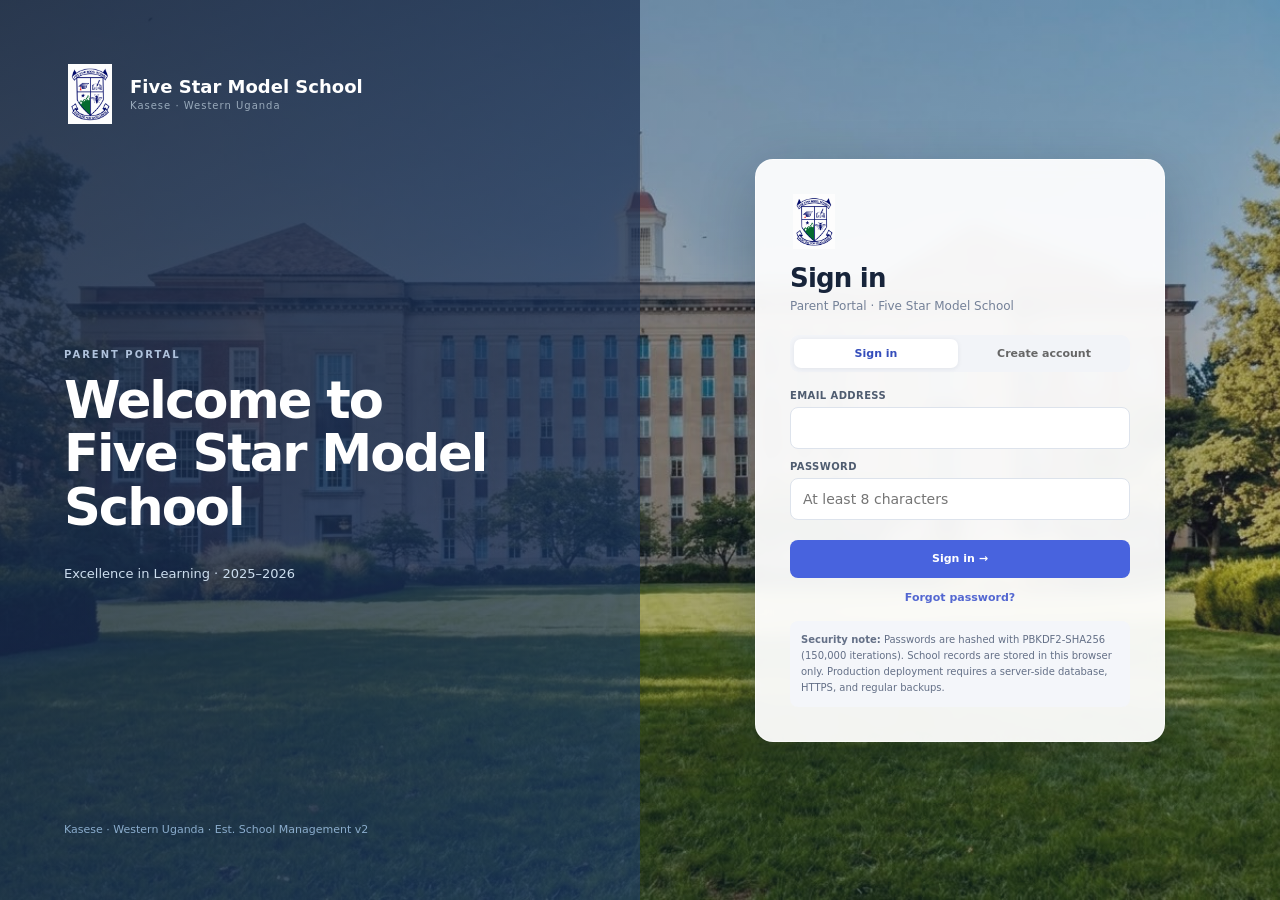
<file: portal-parent.html>
<!doctype html>
<html lang="en">
<head>
  <meta charset="utf-8">
  <meta name="viewport" content="width=device-width,initial-scale=1">
  <title>Parent Portal — Five Star Model School</title>
  <script src="shared.js"></script>
  <style>
    @media print {
      body.parent-printing #root,
      body.parent-printing #root * { visibility: hidden !important; }
      body.parent-printing #parent-print-area,
      body.parent-printing #parent-print-area * { visibility: visible !important; }
      body.parent-printing #parent-print-area {
        position: fixed; inset: 0; width: 100%; padding: 20px;
        background: #fff; color: #111; box-sizing: border-box;
      }
    }
  </style>
</head>
<body>
<div id="root"></div>
<div id="parent-print-area" aria-hidden="true"></div>
<script>
"use strict";

KHA.init("parent", function(session) {
  var page = "Dashboard";
  var history = [];
  var selectedStudentId = "";

  function parentLinks() {
    return KHA.load(KHA.STORE.parentLinks, []).filter(function(link) {
      return link.accountId === session.id;
    });
  }

  function linkedStudents() {
    var students = KHA.load(KHA.STORE.students, []);
    return parentLinks().map(function(link) {
      return students.find(function(student) { return student.id === link.studentId; });
    }).filter(Boolean);
  }

  function currentStudent() {
    var students = linkedStudents();
    return students.find(function(student) { return student.id === selectedStudentId; }) || students[0] || null;
  }

  function navigate(nextPage) {
    if (nextPage === page) return;
    history.push(page);
    page = nextPage;
    renderPage();
  }

  function boot() {
    KHA.buildShell({
      roleKey: "parent",
      navGroups: KHA.ROLES.parent.groups,
      activePage: page,
      onNav: navigate,
      session: session,
      extraRight: '<a href="index.html" class="btn secondary small no-print">All portals</a>'
    });
    document.getElementById("kha-back").addEventListener("click", function() {
      if (!history.length) return;
      page = history.pop();
      renderPage();
    });
    window.addEventListener("afterprint", function() {
      document.body.classList.remove("parent-printing");
      document.getElementById("parent-print-area").innerHTML = "";
    });
    renderPage();
  }

  function renderPage() {
    KHA.setCrumb(page);
    document.getElementById("kha-back").disabled = !history.length;
    var html;
    switch (page) {
      case "My children": html = pageChildren(); break;
      case "Fees & payments": html = pageFees(); break;
      case "School calendar": html = pageCalendar(); break;
      case "Announcements": html = pageAnnouncements(); break;
      case "Department updates": html = pageDepartmentUpdates(); break;
      case "Messages": html = KHA.renderMessages("parent", session); break;
      case "Parent profile": html = pageProfile(); break;
      default: html = pageDashboard();
    }
    KHA.setContent(html);
    wireEvents();
  }

  function pageDashboard() {
    var student = currentStudent();
    var announcements = KHA.load(KHA.STORE.announcements, []).slice().reverse().slice(0, 4);
    var upcoming = getEvents().filter(function(event) { return !event.date || event.date >= KHA.today(); }).slice(0, 4);
    var notices = notifications(student);
    var html = KHA.pageHead("Parent dashboard", "Your child's school information and updates.");

    if (!student) {
      html += '<div class="notice info">Link your child to see their profile, fees, and school information. You will need the pupil number and guardian phone registered with the school.</div>'
        + linkChildForm();
    } else {
      var feeData = studentFees(student);
      html += '<div class="stats">'
        + KHA.statCard("", "Child", student.name, (student.class || "Class not set") + (student.stream ? " · " + student.stream : ""), true)
        + KHA.statCard("", "Outstanding fees", KHA.fmtMoney(feeData.balance), "From recorded fee charges")
        + KHA.statCard("", "Fees paid", KHA.fmtMoney(feeData.paid), "Recorded payments")
        + KHA.statCard("", "Notifications", notices.length, "Items needing attention")
        + '</div>'
        + '<div class="grid2">'
        + '<section class="panel"><div class="panel-head"><h2>My child</h2><button class="btn secondary small" data-nav-page="My children">View profile</button></div>'
        + '<div class="panel-body"><strong>'+KHA.esc(student.name)+'</strong><p style="margin:6px 0;color:var(--muted)">Pupil number: '+KHA.esc(student.admission||"—")+' · '+KHA.esc(student.class||"—")+(student.stream?" · "+KHA.esc(student.stream):"")+'</p></div></section>'
        + '<section class="panel"><div class="panel-head"><h2>Quick notifications</h2></div><div class="activities">'
        + (notices.length ? notices.map(function(item) {
            return '<div class="activity"><div><p><strong>'+KHA.esc(item.title)+'</strong></p><time>'+KHA.esc(item.detail)+'</time></div></div>';
          }).join("") : '<div class="empty"><strong>You are all caught up</strong>New school updates will appear here.</div>')
        + '</div></section>'
        + '</div>';
    }

    html += '<div class="grid2">'
      + '<section class="panel"><div class="panel-head"><h2>School announcements</h2><button class="btn secondary small" data-nav-page="Announcements">All announcements</button></div><div class="activities">'
      + (announcements.length ? announcements.map(function(announcement){ return dashboardActivity(announcement.title,(announcement.priority||"Normal")+" · "+KHA.fmtRelativeDate(announcement.createdAt)); }).join("") : '<div class="empty"><strong>No announcements</strong>School news and reminders will appear here.</div>')
      + '</div></section>'
      + '<section class="panel"><div class="panel-head"><h2>Upcoming events</h2><button class="btn secondary small" data-nav-page="School calendar">School calendar</button></div><div class="activities">'
      + (upcoming.length ? upcoming.map(function(event){ return dashboardActivity(event.title,KHA.fmtDate(event.date)+(event.location?" · "+KHA.esc(event.location):"")); }).join("") : '<div class="empty"><strong>No upcoming events</strong>School dates will appear here when published.</div>')
      + '</div></section>'
      + '<section class="panel"><div class="panel-head"><h2>Department updates</h2><button class="btn secondary small" data-nav-page="Department updates">View all updates</button></div><div class="activities">'
      + (parentUpdates().slice(0, 4).length ? parentUpdates().slice(0, 4).map(function(update){ return dashboardActivity(update.title,KHA.esc(update.departmentName||"School")+" · "+KHA.esc(update.category||"General")+" · "+KHA.fmtDate(update.date)); }).join("") : '<div class="empty"><strong>No department updates</strong>Updates shared by school departments will appear here.</div>')
      + '</div></section>'
      + '</div>';
    return html;
  }

  function dashboardActivity(title, detail) {
    return '<div class="activity"><div><p><strong>'+KHA.esc(title)+'</strong></p><time>'+detail+'</time></div></div>';
  }

  function pageChildren() {
    var students = linkedStudents();
    var html = KHA.pageHead("My children", "Pupil details and family links.", "");
    if (!students.length) return html + '<div class="notice info">No child is linked to this account yet. Verify your details below to connect to a pupil record.</div>' + linkChildForm();

    html += '<div class="cards">';
    students.forEach(function(student) {
      html += '<button type="button" class="module-card" data-select-child="'+KHA.esc(student.id)+'" style="text-align:left;border:2px solid '+(currentStudent() && currentStudent().id===student.id?"var(--blue)":"var(--line)")+';cursor:pointer">'
        + '<h3>'+KHA.esc(student.name)+'</h3><p>'+KHA.esc(student.class||"Class not set")+(student.stream?" · "+KHA.esc(student.stream):"")+'<br>Pupil number: '+KHA.esc(student.admission||"—")+'</p></button>';
    });
    html += '</div>';

    var student = currentStudent();
    if (student) html += childProfile(student);
    html += '<section class="panel" style="margin-top:14px"><div class="panel-head"><h2>Link another child</h2></div><div class="panel-body">'+linkChildForm()+'</div></section>';
    return html;
  }

  function childProfile(student) {
    var subjects = KHA.load(KHA.STORE.subjects, []).filter(function(subject) {
      return (subject.classes || "").split(/[,;]+/).some(function(className) {
        return className.trim() === student.class;
      });
    });
    var details = [
      ["Pupil number", student.admission],
      ["Class and stream", (student.class||"—") + (student.stream ? " · " + student.stream : "")],
      ["Date of birth", KHA.fmtDate(student.dateOfBirth)],
      ["Parent / guardian", student.guardian],
      ["Guardian phone", student.guardianPhone],
      ["Guardian email", student.guardianEmail],
      ["Home address", student.address],
      ["Emergency contact", (student.emergencyContact||"—") + (student.emergencyPhone ? " · " + student.emergencyPhone : "")],
      ["Blood group", student.bloodGroup],
      ["Allergies", student.allergies],
      ["Medications", student.medications],
      ["Medical / learning needs", student.specialNeeds]
    ];
    return '<section class="panel" style="margin-top:14px"><div class="panel-head"><h2>Pupil profile — '+KHA.esc(student.name)+'</h2></div><div class="panel-body">'
      + '<div class="grid2"><div><h3 style="margin-top:0">Pupil and guardian information</h3><table style="width:100%;font-size:11px;border-collapse:collapse"><tbody>'
      + details.map(function(row) { return '<tr><th style="text-align:left;padding:7px 10px 7px 0;color:var(--muted);width:42%">'+KHA.esc(row[0])+'</th><td style="padding:7px 0">'+KHA.esc(row[1]||"—")+'</td></tr>'; }).join("")
      + '</tbody></table></div><div><h3 style="margin-top:0">Subjects being studied</h3>'
      + (subjects.length ? '<ul>'+subjects.map(function(subject) { return '<li>'+KHA.esc(subject.name||subject.code||"Subject")+'</li>'; }).join("")+'</ul>' : '<p style="color:var(--muted)">No subject assignments are recorded for this class yet.</p>')
      + '</div></div></div></section>';
  }

  function pageFees() {
    var student = currentStudent();
    var html = KHA.pageHead("Fees & payments", "Fee balance, payment history, due dates, and printable records.");
    if (!student) return html + '<div class="notice info">Link a child to view their fee information.</div>' + linkChildForm();
    var data = studentFees(student);
    var paymentSettings = KHA.load(KHA.STORE.paymentSettings,{});
    var requests = KHA.load(KHA.STORE.paymentRequests,[]).filter(function(request) {
      return request.parentAccountId===session.id && request.studentId===student.id;
    }).sort(function(a,b) { return String(b.createdAt||"").localeCompare(String(a.createdAt||"")); });
    html += '<div class="stats">'
      + KHA.statCard("🧾", "Total school fees", KHA.fmtMoney(data.total), "Recorded fee charges", true)
      + KHA.statCard("💵", "Amount paid", KHA.fmtMoney(data.paid), data.payments.length+" payment(s)")
      + KHA.statCard("⚠️", "Balance", KHA.fmtMoney(data.balance), "Outstanding fees")
      + KHA.statCard("📅", "Fee balances", data.invoices.filter(function(invoice) { return invoiceBalance(invoice, data.payments) > 0; }).length, "Terms with an amount due")
      + '</div>'
      + '<section class="panel" style="margin-bottom:14px"><div class="panel-head"><h2>School payment instructions</h2></div><div class="panel-body">'
      + paymentInstruction("MTN Mobile Money",paymentSettings.mtnNumber,paymentSettings.mtnMerchantCode)
      + paymentInstruction("Airtel Money",paymentSettings.airtelNumber,paymentSettings.airtelMerchantCode)
      + (paymentSettings.bankName||paymentSettings.bankAccountName||paymentSettings.bankAccountNumber
        ? '<p><strong>Bank transfer:</strong> '+KHA.esc(paymentSettings.bankName||"")+' · '+KHA.esc(paymentSettings.bankAccountName||"")+' · Account '+KHA.esc(paymentSettings.bankAccountNumber||"")+(paymentSettings.bankBranch?" · "+KHA.esc(paymentSettings.bankBranch):"")+'</p>' : "")
      + (!paymentSettings.mtnNumber&&!paymentSettings.mtnMerchantCode&&!paymentSettings.airtelNumber&&!paymentSettings.airtelMerchantCode&&!paymentSettings.bankAccountNumber
        ? '<p style="color:var(--muted)">Official payment details have not been added yet. Contact the school accountant to confirm the correct details.</p>' : "")
      + '<div class="notice warn">Pay using your mobile-money app or bank, then submit the transaction reference below. Never enter your mobile-money PIN or banking password here. Submission is not confirmation: the Accountant must verify the funds before a receipt is issued.</div>'
      + '</div></section>'
      + '<section class="panel" style="margin-bottom:14px"><div class="panel-head"><h2>Report a payment</h2><small>For Accountant verification</small></div><div class="panel-body"><form id="payment-request-form" class="form-grid">'
      + '<div class="field"><label>Payment method</label><select name="method" required><option value="MTN Mobile Money">MTN Mobile Money</option><option value="Airtel Money">Airtel Money</option><option value="Bank transfer">Bank transfer</option></select></div>'
      + '<div class="field"><label>Amount paid (UGX)</label><input name="amount" type="number" min="1" step="1" required></div>'
      + '<div class="field"><label>Transaction reference / bank narration</label><input name="transactionReference" maxlength="100" required></div>'
      + '<div class="field"><label>Payer phone number</label><input name="payerPhone" type="tel" value="'+KHA.esc(student.guardianPhone||"")+'" required></div>'
      + '<div class="field"><label>Term</label><select name="term"><option>Term 1</option><option>Term 2</option><option>Term 3</option></select></div>'
      + '<div class="field"><label>Date paid</label><input name="paidOn" type="date" value="'+KHA.today()+'" required></div>'
      + KHA.academicYearField(KHA.CURRENT_YEAR,true)
      + '<div class="field full"><button class="btn" type="submit">Submit payment for verification</button></div>'
      + '</form></div></section>'
      + '<section class="panel" style="margin-bottom:14px"><div class="panel-head"><h2>Payment verification requests</h2></div><div class="table-wrap">'
      + KHA.buildTable([
          {key:"createdAt",label:"Submitted",render:function(request){return KHA.fmtRelativeDate(request.createdAt);}},
          {key:"method",label:"Method"},
          {key:"transactionReference",label:"Reference"},
          {key:"amount",label:"Amount",render:function(request){return KHA.fmtMoney(request.amount);}},
          {key:"status",label:"Status",render:function(request){return paymentRequestBadge(request.status);}},
          {key:"decisionNote",label:"Accountant response"},
          {key:"receiptNo",label:"Receipt"}
        ],requests,null)
      + '</div></section>'
      + '<section class="panel" style="margin-bottom:14px"><div class="panel-head"><h2>Payment history</h2></div><div class="table-wrap">'
      + KHA.buildTable([
          {key:"date",label:"Date",render:function(payment) { return KHA.fmtDate(payment.date); }},
          {key:"receiptNo",label:"Receipt"},
          {key:"term",label:"Term"},
          {key:"amount",label:"Amount paid",render:function(payment) { return KHA.fmtMoney(payment.amount); }},
          {key:"method",label:"Method"}
        ], data.payments, function(payment) {
          return '<button class="btn icon" data-print-receipt="'+KHA.esc(payment.id)+'" title="Print receipt">🖨️</button>';
        })
      + '</div></section>'
      + '<div class="no-print" style="display:flex;justify-content:flex-end;margin:12px 0"><button class="btn" data-print-statement="true">🖨️ Print / download fee statement</button></div>';
    return html;
  }

  function pageCalendar() {
    var events = getEvents();
    var today = KHA.today();
    var upcoming = events.filter(function(event) { return event.date >= today; });
    var past = events.filter(function(event) { return event.date < today; }).reverse();
    var html = KHA.pageHead("School calendar", "Term dates, meetings, activities, exams, and holidays.");
    html += '<div class="notice info">Upcoming events: '+upcoming.length+'. Dates are published by the school.</div>'
      + '<section class="panel" style="margin-bottom:14px"><div class="panel-head"><h2>Upcoming dates</h2></div><div class="activities">'
      + (upcoming.length ? upcoming.map(eventItem).join("") : '<div class="empty"><strong>No upcoming dates</strong></div>')
      + '</div></section>'
      + '<section class="panel"><div class="panel-head"><h2>Past events</h2></div><div class="activities">'
      + (past.length ? past.slice(0, 20).map(eventItem).join("") : '<div class="empty"><strong>No past events</strong></div>')
      + '</div></section>';
    return html;
  }

  function pageAnnouncements() {
    var announcements = KHA.load(KHA.STORE.announcements, []).slice().reverse();
    var html = KHA.pageHead("Announcements", "School news, important reminders, and emergency announcements.");
    return html + (announcements.length ? announcements.map(announcementCard).join("") : '<div class="notice info">No school announcements have been posted.</div>');
  }

  function pageDepartmentUpdates() {
    var updates = parentUpdates();
    var html = KHA.pageHead("Department updates", "Information shared by school departments with you and your family.");
    return html + (updates.length ? updates.map(parentUpdateCard).join("") : '<div class="notice info">No department updates have been published for your family.</div>');
  }

  function pageProfile() {
    var saved = KHA.load(KHA.STORE.parentProfiles, []).find(function(profile) { return profile.accountId === session.id; }) || {};
    var student = currentStudent();
    var firstStudent = linkedStudents()[0] || {};
    var values = {
      name: saved.name || session.name,
      phone: saved.phone || firstStudent.guardianPhone || "",
      email: saved.email || session.email,
      address: saved.address || firstStudent.address || "",
      relationship: saved.relationship || "",
      emergencyContact: saved.emergencyContact || firstStudent.emergencyContact || "",
      emergencyPhone: saved.emergencyPhone || firstStudent.emergencyPhone || ""
    };
    return KHA.pageHead("Parent profile", "Keep your contact and emergency details up to date.")
      + (student ? '<div class="notice info">Linked pupil: '+KHA.esc(student.name)+'. Updating this parent profile does not change the school’s pupil register.</div>' : "")
      + '<section class="panel"><div class="panel-body"><form id="parent-profile-form" class="form-grid">'
      + profileField("name","Parent / guardian name","text",values.name,true)
      + profileField("phone","Phone number","tel",values.phone,true)
      + profileField("email","Email address","email",values.email,true)
      + profileField("address","Home address","text",values.address)
      + profileField("relationship","Relationship to child","text",values.relationship,true)
      + profileField("emergencyContact","Emergency contact name","text",values.emergencyContact)
      + profileField("emergencyPhone","Emergency contact phone","tel",values.emergencyPhone)
      + '<div class="field full"><button class="btn" type="submit">Save parent profile</button></div>'
      + '</form></div></section>';
  }

  function linkChildForm() {
    return '<form id="link-child-form" class="form-grid">'
      + profileField("admission","Pupil number","text","",true)
      + profileField("guardianPhone","Guardian phone registered with the school","tel","",true)
      + '<div class="field full"><small style="color:var(--muted)">For privacy, both details must match the pupil record exactly. Contact the school if your guardian phone number needs correction.</small></div>'
      + '<div class="field full"><button class="btn" type="submit">Verify and link child</button></div>'
      + '</form>';
  }

  function profileField(name, label, type, value, required) {
    return '<div class="field"><label>'+KHA.esc(label)+'</label><input name="'+KHA.esc(name)+'" type="'+KHA.esc(type)+'" value="'+KHA.esc(value||"")+'"'+(required?" required":"")+'></div>';
  }

  function studentFees(student) {
    var admission = normalizedAdmission(student.admission);
    var invoices = admission ? KHA.load(KHA.STORE.invoices, []).filter(function(record) {
      return normalizedAdmission(record.admission) === admission;
    }).sort(function(a,b) { return String(b.due||"").localeCompare(String(a.due||"")); }) : [];
    var payments = admission ? KHA.load(KHA.STORE.payments, []).filter(function(record) {
      return normalizedAdmission(record.admission) === admission;
    }).sort(function(a,b) { return String(b.date||"").localeCompare(String(a.date||"")); }) : [];
    var total = invoices.reduce(function(sum, invoice) { return sum + (Number(invoice.amount)||0); }, 0);
    var paid = payments.reduce(function(sum, payment) { return sum + (Number(payment.amount)||0); }, 0);
    return {invoices:invoices, payments:payments, total:total, paid:paid, balance:Math.max(0,total-paid)};
  }

  function invoiceBalance(invoice, payments) {
    var paid = payments.filter(function(payment) {
      return payment.term === invoice.term && (!invoice.year || !payment.year || payment.year === invoice.year);
    }).reduce(function(sum, payment) { return sum + (Number(payment.amount)||0); }, 0);
    return Math.max(0, (Number(invoice.amount)||0) - paid);
  }

  function feeStatus(invoice, payments) {
    var balance = invoiceBalance(invoice, payments);
    var value = balance === 0 ? "Paid" : (invoice.due && invoice.due < KHA.today() ? "Overdue" : (balance < Number(invoice.amount) ? "Part-paid" : (invoice.status||"Unpaid")));
    var color = value === "Paid" ? "green" : value === "Overdue" ? "red" : value === "Part-paid" ? "amber" : "blue";
    return '<span class="badge '+color+'">'+KHA.esc(value)+'</span>';
  }

  function getEvents() {
    var events = KHA.load(KHA.STORE.calendarEvents, []).map(function(event) {
      return {id:event.id, title:event.title||"School event", type:event.type||"Event", date:event.date||"", location:event.location||"", description:event.description||""};
    });
    KHA.load(KHA.STORE.exams, []).forEach(function(exam) {
      events.push({id:"exam-"+exam.id, title:exam.name||exam.subject||"Examination", type:"Examination", date:exam.date||"", location:exam.room||"", description:[exam.class,exam.subject,exam.term].filter(Boolean).join(" · ")});
    });
    return events.filter(function(event) { return event.date; }).sort(function(a,b) { return a.date.localeCompare(b.date); });
  }

  function notifications(student) {
    var items = [];
    KHA.load(KHA.STORE.announcements, []).forEach(function(announcement) {
      if (announcement.priority === "Urgent" || announcement.priority === "Important") {
        items.push({title:announcement.title, detail:announcement.priority+" announcement"});
      }
    });
    parentUpdates().filter(function(update) {
      return update.category === "Emergency" || update.category === "Reminder";
    }).forEach(function(update) {
      items.push({title:update.title, detail:update.departmentName+" · "+update.category});
    });
    if (student) {
      var fee = studentFees(student);
      fee.invoices.forEach(function(invoice) {
        if (invoiceBalance(invoice, fee.payments) > 0) {
          items.push({title:(invoice.due && invoice.due < KHA.today()?"Overdue fee":"Fee due")+" · "+(invoice.term||"Fee charge"), detail:"Balance "+KHA.fmtMoney(invoiceBalance(invoice, fee.payments))+(invoice.due?" · Due "+KHA.fmtDate(invoice.due):"")});
        }
      });
    }
    getEvents().filter(function(event) {
      var days = (new Date(event.date+"T00:00:00") - new Date(KHA.today()+"T00:00:00")) / 86400000;
      return days >= 0 && days <= 7;
    }).forEach(function(event) {
      items.push({title:event.title, detail:event.type+" · "+KHA.fmtDate(event.date)});
    });
    return items.slice(0, 12);
  }

  function eventItem(event) {
    return '<div class="activity"><span class="act-ico">🗓️</span><div><p><strong>'+KHA.esc(event.title)+'</strong> <span class="badge blue">'+KHA.esc(event.type)+'</span></p><time>'+KHA.fmtDate(event.date)+(event.location?" · "+KHA.esc(event.location):"")+(event.description?" · "+KHA.esc(event.description):"")+'</time></div></div>';
  }

  function announcementItem(announcement) {
    return '<div class="activity"><span class="act-ico">'+(announcement.priority==="Urgent"?"🚨":"📢")+'</span><div><p><strong>'+KHA.esc(announcement.title)+'</strong></p><time>'+KHA.esc(announcement.priority||"Normal")+' · '+KHA.fmtRelativeDate(announcement.createdAt)+'</time></div></div>';
  }

  function announcementCard(announcement) {
    var color = announcement.priority==="Urgent"?"red":announcement.priority==="Important"?"amber":"blue";
    return '<section class="panel" style="margin-bottom:12px"><div class="panel-head"><h2>'+KHA.esc(announcement.title)+'</h2><span class="badge '+color+'">'+KHA.esc(announcement.priority||"Normal")+'</span></div><div class="panel-body"><p>'+KHA.esc(announcement.body||"")+'</p><small style="color:var(--muted)">Posted '+KHA.fmtRelativeDate(announcement.createdAt)+(announcement.by?" · "+KHA.esc(announcement.by):"")+'</small></div></section>';
  }

  function paymentInstruction(method,number,merchantCode) {
    if(!number&&!merchantCode) return "";
    return '<p><strong>'+KHA.esc(method)+':</strong> '+(number?'Send to '+KHA.esc(number):"")+(merchantCode?' · Merchant / business code '+KHA.esc(merchantCode):"")+'</p>';
  }

  function paymentRequestBadge(status) {
    var color=status==="Confirmed"?"green":status==="Rejected"?"red":"amber";
    return '<span class="badge '+color+'">'+KHA.esc(status||"Pending")+'</span>';
  }

  function parentUpdates() {
    var studentIds = linkedStudents().map(function(student) { return student.id; });
    return KHA.load(KHA.STORE.parentUpdates, []).filter(function(update) {
      return !update.studentId || studentIds.includes(update.studentId);
    }).slice().sort(function(a,b) {
      return String(b.createdAt||"").localeCompare(String(a.createdAt||""));
    });
  }

  function parentUpdateItem(update) {
    return '<div class="activity"><span class="act-ico">'+(update.category==="Emergency"?"🚨":"📬")+'</span><div><p><strong>'+KHA.esc(update.title)+'</strong></p><time>'+KHA.esc(update.departmentName||"School")+' · '+KHA.esc(update.category||"General")+' · '+KHA.fmtDate(update.date)+'</time></div></div>';
  }

  function parentUpdateCard(update) {
    var color = update.category==="Emergency" ? "red" : update.category==="Reminder" ? "amber" : "blue";
    return '<section class="panel" style="margin-bottom:12px"><div class="panel-head"><div><h2>'+KHA.esc(update.title)+'</h2><small style="color:var(--muted)">'+KHA.esc(update.departmentName||"School")+' · '+KHA.fmtDate(update.date)+(update.studentName?" · For "+KHA.esc(update.studentName):" · For all parents")+'</small></div><span class="badge '+color+'">'+KHA.esc(update.category||"General")+'</span></div><div class="panel-body"><p>'+KHA.esc(update.message||"")+'</p><small style="color:var(--muted)">Shared by '+KHA.esc(update.by||"School staff")+'</small></div></section>';
  }

  function buildStatement(student) {
    var data = studentFees(student);
    return '<div style="max-width:760px;margin:auto;font-family:Arial,sans-serif;color:#111"><header style="text-align:center;border-bottom:2px solid #1a3d6b;padding-bottom:12px"><div style="width:48px;height:54px;margin:0 auto">'+KHA.BADGE_SVG+'</div><h2>'+KHA.esc(KHA.SCHOOL_NAME)+'</h2><strong>FEE STATEMENT</strong></header>'
      + '<p><strong>Pupil:</strong> '+KHA.esc(student.name)+' &nbsp; <strong>Pupil number:</strong> '+KHA.esc(student.admission||"—")+' &nbsp; <strong>Class:</strong> '+KHA.esc(student.class||"—")+'</p>'
      + '<p style="text-align:right"><strong>Total fees: '+KHA.fmtMoney(data.total)+' · Paid: '+KHA.fmtMoney(data.paid)+' · Balance: '+KHA.fmtMoney(data.balance)+'</strong></p>'
      + '<h3>Payment history</h3><table style="width:100%;border-collapse:collapse"><thead><tr><th style="text-align:left;border-bottom:1px solid #888;padding:7px">Date</th><th style="text-align:left;border-bottom:1px solid #888;padding:7px">Receipt</th><th style="text-align:left;border-bottom:1px solid #888;padding:7px">Term</th><th style="text-align:right;border-bottom:1px solid #888;padding:7px">Paid</th></tr></thead><tbody>'
      + (data.payments.length ? data.payments.map(function(payment) { return '<tr><td style="padding:7px;border-bottom:1px solid #ddd">'+KHA.fmtDate(payment.date)+'</td><td style="padding:7px;border-bottom:1px solid #ddd">'+KHA.esc(payment.receiptNo||"—")+'</td><td style="padding:7px;border-bottom:1px solid #ddd">'+KHA.esc(payment.term||"—")+'</td><td style="text-align:right;padding:7px;border-bottom:1px solid #ddd">'+KHA.fmtMoney(payment.amount)+'</td></tr>'; }).join("") : '<tr><td colspan="4" style="padding:10px">No payments have been recorded.</td></tr>')
      + '</tbody></table><p style="text-align:right;font-size:10px;color:#666">Generated '+new Date().toLocaleDateString()+'</p></div>';
  }

  function buildReceipt(payment, student) {
    return '<div style="max-width:480px;margin:30px auto;font-family:Arial,sans-serif;color:#111;border:1px solid #bbb;padding:24px"><header style="text-align:center"><div style="width:48px;height:54px;margin:0 auto">'+KHA.BADGE_SVG+'</div><h2>'+KHA.esc(KHA.SCHOOL_NAME)+'</h2><strong>PAYMENT RECEIPT</strong></header>'
      + '<p><strong>Receipt:</strong> '+KHA.esc(payment.receiptNo||"—")+'<br><strong>Date:</strong> '+KHA.fmtDate(payment.date)+'<br><strong>Pupil:</strong> '+KHA.esc(student.name)+'<br><strong>Pupil number:</strong> '+KHA.esc(student.admission||"—")+'<br><strong>Term:</strong> '+KHA.esc(payment.term||"—")+'<br><strong>Method:</strong> '+KHA.esc(payment.method||"—")+'</p>'
      + '<h3 style="text-align:right;border-top:1px solid #aaa;padding-top:12px">Amount paid: '+KHA.fmtMoney(payment.amount)+'</h3></div>';
  }

  function normalizedAdmission(value) {
    return String(value||"").trim().toUpperCase();
  }

  function normalizedPhone(value) {
    return String(value||"").replace(/\D/g,"");
  }

  function wireEvents() {
    var content = document.getElementById("kha-content");
    content.addEventListener("click", function(event) {
      var target = event.target.closest("[data-nav-page],[data-select-child],[data-print-statement],[data-print-receipt]");
      if (!target) return;
      if (target.dataset.navPage) { navigate(target.dataset.navPage); return; }
      if (target.dataset.selectChild) { selectedStudentId = target.dataset.selectChild; renderPage(); return; }
      if (target.dataset.printStatement) { printContent(buildStatement(currentStudent())); return; }
      if (target.dataset.printReceipt) {
        var student = currentStudent();
        if (!student) return;
        var payment = studentFees(student).payments.find(function(item) { return item.id === target.dataset.printReceipt; });
        if (payment) printContent(buildReceipt(payment, student));
      }
    });
    content.addEventListener("submit", function(event) {
      if (event.target.id === "link-child-form") {
        event.preventDefault();
        linkChild(new FormData(event.target));
      } else if (event.target.id === "parent-profile-form") {
        event.preventDefault();
        saveProfile(new FormData(event.target));
      } else if (event.target.id === "payment-request-form") {
        event.preventDefault();
        submitPaymentRequest(new FormData(event.target));
      }
    });
    KHA.wireMessages(content, "parent", session, renderPage);
  }

  function linkChild(formData) {
    var admission = normalizedAdmission(formData.get("admission"));
    var phone = normalizedPhone(formData.get("guardianPhone"));
    var student = admission ? KHA.load(KHA.STORE.students, []).find(function(record) {
      return normalizedAdmission(record.admission) === admission
        && normalizedPhone(record.guardianPhone || record.phone) === phone
        && phone.length > 0;
    }) : null;
    if (!student) {
      KHA.toast("We could not verify those details. Check the pupil number and registered guardian phone with the school.", "error");
      return;
    }
    var links = KHA.load(KHA.STORE.parentLinks, []);
    if (links.some(function(link) { return link.accountId===session.id && link.studentId===student.id; })) {
      KHA.toast("This child is already linked to your account.", "error");
      return;
    }
    links.push({id:KHA.uid(), accountId:session.id, studentId:student.id, createdAt:KHA.nowISO()});
    KHA.save(KHA.STORE.parentLinks, links);
    selectedStudentId = student.id;
    KHA.toast("Child linked successfully.", "success");
    page = "My children";
    renderPage();
  }

  function saveProfile(formData) {
    var profiles = KHA.load(KHA.STORE.parentProfiles, []);
    var profile = {
      accountId:session.id,
      name:String(formData.get("name")||"").trim(),
      phone:String(formData.get("phone")||"").trim(),
      email:String(formData.get("email")||"").trim(),
      address:String(formData.get("address")||"").trim(),
      relationship:String(formData.get("relationship")||"").trim(),
      emergencyContact:String(formData.get("emergencyContact")||"").trim(),
      emergencyPhone:String(formData.get("emergencyPhone")||"").trim(),
      updatedAt:KHA.nowISO()
    };
    var index = profiles.findIndex(function(item) { return item.accountId===session.id; });
    if (index < 0) profiles.push(profile); else profiles[index] = profile;
    KHA.save(KHA.STORE.parentProfiles, profiles);
    KHA.toast("Parent profile saved.", "success");
    renderPage();
  }

  function submitPaymentRequest(formData) {
    var student=currentStudent();
    var amount=Number(formData.get("amount"));
    var reference=String(formData.get("transactionReference")||"").trim();
    var payerPhone=String(formData.get("payerPhone")||"").trim();
    if(!student||!Number.isFinite(amount)||amount<=0||!reference||!payerPhone){
      KHA.toast("Enter a valid amount, transaction reference, and payer phone number.","error");
      return;
    }
    var requests=KHA.load(KHA.STORE.paymentRequests,[]);
    var duplicate=requests.some(function(request){
      return String(request.transactionReference||"").trim().toLowerCase()===reference.toLowerCase()
        && request.status!=="Rejected";
    });
    if(duplicate){
      KHA.toast("That transaction reference has already been submitted. Contact the Accountant if you believe this is an error.","error");
      return;
    }
    requests.push({
      id:KHA.uid(),parentAccountId:session.id,parentName:session.name,
      studentId:student.id,studentName:student.name,admission:student.admission,
      class:student.class,method:String(formData.get("method")||""),
      amount:amount,transactionReference:reference,payerPhone:payerPhone,
      term:String(formData.get("term")||""),paidOn:String(formData.get("paidOn")||KHA.today()),
      year:String(formData.get("year")||KHA.CURRENT_YEAR),
      status:"Pending",createdAt:KHA.nowISO()
    });
    if(KHA.save(KHA.STORE.paymentRequests,requests)){
      KHA.toast("Payment details submitted. The Accountant must verify receipt before your balance changes.","success");
      renderPage();
    }
  }

  function printContent(html) {
    var area = document.getElementById("parent-print-area");
    if (!html || !area) return;
    area.innerHTML = html;
    document.body.classList.add("parent-printing");
    window.print();
  }

  boot();
});
</script>
</body>
</html>
</file>
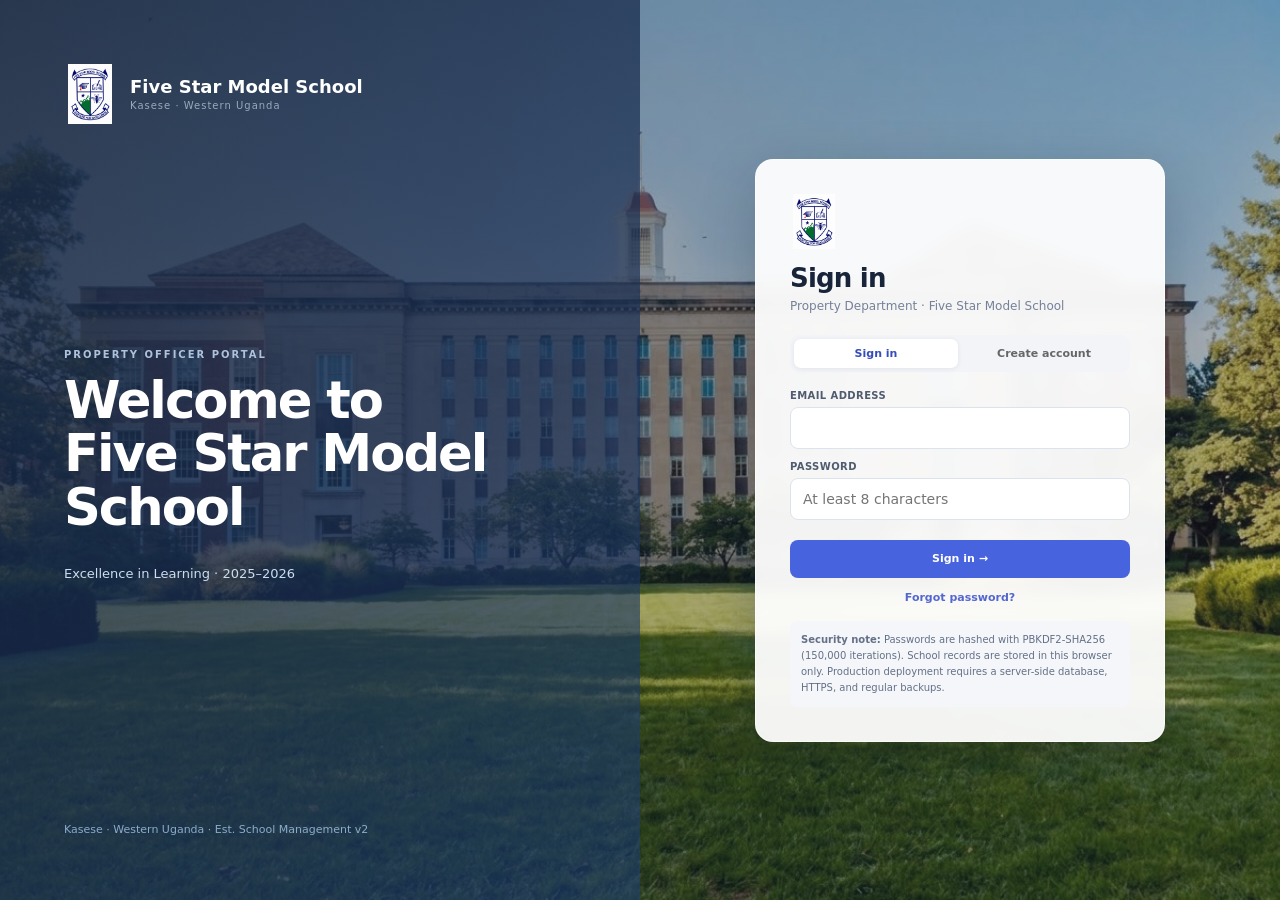
<file: portal-property.html>
<!doctype html>
<!--
  portal-property.html — Property & Transport Portal
  ====================================================
  Manages all school physical assets and pupil transport.
  Responsibilities:
    • Library: book inventory, categories, book issue/return
    • Transport: buses, drivers, routes, pupil bus assignments
    • Pickup and drop-off points per route
    • Transport fees per route
    • Print route manifests and transport assignment lists
-->
<html lang="en">
<head>
  <meta charset="utf-8">
  <meta name="viewport" content="width=device-width,initial-scale=1">
  <title>Property Portal — Five Star Model School</title>
  <script src="shared.js"></script>
  <script src="staff-team.js"></script>
</head>
<body>
<div id="root"></div>
<script>
"use strict";

KHA.init("property", function(session) {

  var page="Dashboard", hist=[], searchQ="";

  function navigate(p){ if(p===page)return; hist.push(page); page=p; searchQ=""; renderPage(); }
  function goBack(){ if(!hist.length)return; page=hist.pop(); renderPage(); }

  function boot(){
    KHA.buildShell({
      roleKey:"property", navGroups:KHA.ROLES.property.groups,
      activePage:page, onNav:navigate, session:session,
      extraRight:'<a href="index.html" class="btn secondary small no-print">All portals</a>'
    });
    document.getElementById("kha-back").addEventListener("click",goBack);
    renderPage();
  }

  function pgAssets(){
    var rows=KHA.load(KHA.STORE.propertyAssets,[]).filter(function(asset){
      if(!searchQ)return true;
      var q=searchQ.toLowerCase();
      return (asset.assetType||"").toLowerCase().includes(q)
        ||(asset.location||"").toLowerCase().includes(q);
    });
    return KHA.pageHead("School assets",rows.length+" inventory record(s)",
      '<input class="search" id="tSearch" placeholder="Search asset or location…" value="'+KHA.esc(searchQ)+'">'
      +'<button class="btn small" data-action="addRecord" data-store="propertyAssets">+ Add asset</button>')
    +'<div class="table-wrap">'+KHA.buildTable([
        {key:"assetType",label:"Asset"},
        {key:"quantity",label:"Quantity"},
        {key:"repairCount",label:"Needs repair"},
        {key:"location",label:"Location"},
        {key:"notes",label:"Notes"}
      ],rows,function(asset){
        return '<button class="btn icon" data-edit-record="'+KHA.esc(asset.id)+'" data-store="propertyAssets" title="Edit">✏️</button>'
          +'<button class="btn icon danger" data-del-record="'+KHA.esc(asset.id)+'" data-store="propertyAssets" title="Delete">🗑️</button>';
      })+'</div>';
  }

  function renderPage(){
    KHA.setCrumb(page);
    document.getElementById("kha-back").disabled=!hist.length;
    var h="";
    switch(page){
      case "Dashboard":            h=pgDashboard();    break;
      case "School assets":        h=pgAssets();       break;
      case "Books":                h=pgBooks();        break;
      case "Book categories":      h=pgBookCats();     break;
      case "Book issues":          h=pgBookIssues();   break;
      case "Buses":                h=pgBuses();        break;
      case "Drivers":              h=pgDrivers();      break;
      case "Routes":               h=pgRoutes();       break;
      case "Transport assignments":h=pgTransport();    break;
      case "Parent updates":        h=KHA.renderParentUpdates("property", session); break;
      case "School team":           h=window.renderSchoolTeam(); break;
      case "Messages":              h=KHA.renderMessages("property", session); break;
      default: h=pgDashboard();
    }
    KHA.setContent(h);
    wireEvents();
  }

  /* ══════════════════════════════════════════════════════
     DASHBOARD
  ══════════════════════════════════════════════════════ */
  function pgDashboard(){
    var books     = KHA.load(KHA.STORE.books,[]);
    var buses     = KHA.load(KHA.STORE.buses,[]);
    var drivers   = KHA.load(KHA.STORE.drivers,[]);
    var routes    = KHA.load(KHA.STORE.routes,[]);
    var transport = KHA.load(KHA.STORE.transport,[]);
    var issues    = KHA.load(KHA.STORE.bookIssues,[]);
    var assets    = KHA.load(KHA.STORE.propertyAssets,[]);
    var activeBuses = buses.filter(function(b){ return b.status==="Active"; }).length;
    var outBooks    = issues.filter(function(i){ return i.status==="Issued"; }).length;

    return KHA.pageHead("Property Dashboard",
      "Asset and transport management — "+KHA.CURRENT_YEAR,
      '<button class="btn small" data-action="addBus">+ Register bus</button>')

    +'<div class="stats">'
    +KHA.statCard("","Library titles",   books.length,    "Book titles in inventory", true)
    +KHA.statCard("","Books on loan",     outBooks,        issues.length+" total issues")
    +KHA.statCard("","School buses",      buses.length,    activeBuses+" active")
    +KHA.statCard("","Drivers",           drivers.length,  "Registered drivers")
    +KHA.statCard("","Routes",            routes.length,   "Active transport routes")
    +KHA.statCard("","Pupils on transport",transport.length,"Bus assignments")
    +KHA.statCard("","Furniture items",assets.reduce(function(sum,a){ return sum+(Number(a.quantity)||0); },0),
      assets.reduce(function(sum,a){ return sum+(Number(a.repairCount)||0); },0)+" need repair")
    +'</div>'

    +'<div class="grid2">'
    /* Bus status breakdown */
    +'<section class="panel"><div class="panel-head"><h2>Bus fleet status</h2></div>'
    +'<div class="bars">'
    +["Active","Maintenance","Inactive"].map(function(s){
        var n=buses.filter(function(b){ return b.status===s; }).length;
        var pct=Math.max(4,Math.round((n/Math.max(buses.length,1))*100));
        var col=s==="Active"?"var(--green)":s==="Maintenance"?"var(--amber)":"var(--red)";
        return '<div class="barline"><span>'+s+'</span>'
          +'<div class="bar-track"><div class="bar-fill" style="width:'+pct+'%;background:'+col+'"></div></div>'
          +'<strong>'+n+'</strong></div>';
      }).join("")
    +'</div></section>'

    /* Routes + assignments */
    +'<section class="panel"><div class="panel-head"><h2>Route assignments</h2></div>'
    +'<div class="bars">'
    +(routes.length ? routes.map(function(r){
        var n=transport.filter(function(t){ return t.route===r.name; }).length;
        var cap=r.capacity||40;
        return '<div class="barline"><span title="'+KHA.esc(r.name)+'">'+KHA.esc(r.name)+'</span>'
          +'<div class="bar-track"><div class="bar-fill" style="width:'+Math.max(4,Math.round((n/cap)*100))+'%"></div></div>'
          +'<strong>'+n+'</strong></div>';
      }).join("")
      : '<div style="padding:16px;font-size:10px;color:var(--muted)">No routes created yet.</div>')
    +'</div></section>'
    +'</div>'

    +'<div class="cards">'
    +qCard("Library books",    "Manage book inventory",          "Books")
    +qCard("School assets",   "Track furniture and repairs",     "School assets")
    +qCard("Book categories",  "Organise book categories",       "Book categories")
    +qCard("Book issues",      "Track borrowed books",           "Book issues")
    +qCard("Buses",            "Register and manage buses",      "Buses")
    +qCard("Drivers",          "Manage bus drivers",             "Drivers")
    +qCard("Routes",           "Define transport routes",        "Routes")
    +qCard("Transport assign.", "Assign pupils to buses",        "Transport assignments")
    +'</div>';
  }

  function qCard(title,desc,navPage){
    return '<div class="module-card">'
      +'<h3>'+KHA.esc(title)+'</h3><p>'+KHA.esc(desc)+'</p>'
      +'<button class="btn small" data-nav-to="'+KHA.esc(navPage)+'">Open →</button>'
      +'</div>';
  }

  /* ══════════════════════════════════════════════════════
     BOOKS
  ══════════════════════════════════════════════════════ */
  function pgBooks(){
    var rows=KHA.load(KHA.STORE.books,[]).filter(function(b){
      if(!searchQ)return true;
      return (b.title||"").toLowerCase().includes(searchQ.toLowerCase())
        ||(b.isbn||"").toLowerCase().includes(searchQ.toLowerCase());
    });
    return KHA.pageHead("Library books",rows.length+" title(s)",
      '<input class="search" id="tSearch" placeholder="Search title or ISBN…" value="'+KHA.esc(searchQ)+'">'
      +'<button class="btn small" data-action="addRecord" data-store="books">+ Register book</button>'
      +'<button class="btn secondary small no-print" onclick="window.print()">🖨️ Print list</button>')
    +'<div class="table-wrap">'
    +KHA.buildTable([
        {key:"title",label:"Title",render:function(r){ return '<strong>'+KHA.esc(r.title||"—")+'</strong>'; }},
        {key:"category",label:"Category"},
        {key:"author",label:"Author"},
        {key:"isbn",label:"ISBN / Code"},
        {key:"quantity",label:"Total copies"},
        {key:"available",label:"Available"},
        {key:"location",label:"Location / shelf"},
        {key:"status",label:"Status",render:sBadge}
      ],rows,function(r){
        return '<button class="btn icon" data-edit-record="'+KHA.esc(r.id)+'" data-store="books" title="Edit">✏️</button>'
          +'<button class="btn icon danger" data-del-record="'+KHA.esc(r.id)+'" data-store="books" title="Delete">🗑️</button>';
      })
    +'</div>';
  }

  /* ══════════════════════════════════════════════════════
     BOOK CATEGORIES
  ══════════════════════════════════════════════════════ */
  function pgBookCats(){
    var rows=KHA.load(KHA.STORE.bookCats,[]);
    return KHA.pageHead("Book categories",rows.length+" categor(ies)",
      '<button class="btn small" data-action="addRecord" data-store="bookCats">+ Add category</button>')
    +'<div class="table-wrap">'
    +KHA.buildTable([
        {key:"name",label:"Category name"},
        {key:"description",label:"Description"},
        {key:"count",label:"Books",render:function(r){
          var n=KHA.load(KHA.STORE.books,[]).filter(function(b){ return b.category===r.name; }).length;
          return String(n);
        }}
      ],rows,function(r){
        return '<button class="btn icon" data-edit-record="'+KHA.esc(r.id)+'" data-store="bookCats" title="Edit">✏️</button>'
          +'<button class="btn icon danger" data-del-record="'+KHA.esc(r.id)+'" data-store="bookCats" title="Delete">🗑️</button>';
      })
    +'</div>';
  }

  /* ══════════════════════════════════════════════════════
     BOOK ISSUES (lending)
  ══════════════════════════════════════════════════════ */
  function pgBookIssues(){
    var rows=KHA.load(KHA.STORE.bookIssues,[]).filter(function(i){
      if(!searchQ)return true;
      return (i.borrowerName||"").toLowerCase().includes(searchQ.toLowerCase())
        ||(i.bookTitle||"").toLowerCase().includes(searchQ.toLowerCase());
    });
    return KHA.pageHead("Book issues / lending",rows.length+" record(s)",
      '<input class="search" id="tSearch" placeholder="Search borrower or book…" value="'+KHA.esc(searchQ)+'">'
      +'<button class="btn small" data-action="addRecord" data-store="bookIssues">+ Issue book</button>')
    +'<div class="table-wrap">'
    +KHA.buildTable([
        {key:"bookTitle",label:"Book"},
        {key:"borrowerName",label:"Borrower (pupil / teacher)"},
        {key:"borrowerClass",label:"Class"},
        {key:"issueDate",label:"Issue date",render:function(r){ return KHA.fmtDate(r.issueDate); }},
        {key:"dueDate",label:"Due date",render:function(r){ return KHA.fmtDate(r.dueDate); }},
        {key:"returnDate",label:"Returned",render:function(r){ return r.returnDate?KHA.fmtDate(r.returnDate):"Not returned"; }},
        {key:"status",label:"Status",render:sBadge}
      ],rows,function(r){
        return '<button class="btn icon" data-edit-record="'+KHA.esc(r.id)+'" data-store="bookIssues" title="Edit">✏️</button>'
          +'<button class="btn icon danger" data-del-record="'+KHA.esc(r.id)+'" data-store="bookIssues" title="Delete">🗑️</button>';
      })
    +'</div>';
  }

  /* ══════════════════════════════════════════════════════
     BUSES
  ══════════════════════════════════════════════════════ */
  function pgBuses(){
    var rows=KHA.load(KHA.STORE.buses,[]).filter(function(b){
      if(!searchQ)return true;
      return (b.registration||"").toLowerCase().includes(searchQ.toLowerCase())
        ||(b.model||"").toLowerCase().includes(searchQ.toLowerCase());
    });
    return KHA.pageHead("School buses",rows.length+" vehicle(s)",
      '<input class="search" id="tSearch" placeholder="Search registration or model…" value="'+KHA.esc(searchQ)+'">'
      +'<button class="btn small" data-action="addRecord" data-store="buses">+ Register bus</button>'
      +'<button class="btn secondary small no-print" onclick="window.print()">🖨️ Print fleet list</button>')
    +'<div class="table-wrap">'
    +KHA.buildTable([
        {key:"registration",label:"Registration",render:function(r){ return '<strong>'+KHA.esc(r.registration||"—")+'</strong>'; }},
        {key:"model",label:"Model / Make"},
        {key:"capacity",label:"Seats"},
        {key:"driver",label:"Driver"},
        {key:"route",label:"Route"},
        {key:"insuranceExpiry",label:"Insurance",render:function(r){ return KHA.fmtDate(r.insuranceExpiry); }},
        {key:"nextService",label:"Next service",render:function(r){ return KHA.fmtDate(r.nextService); }},
        {key:"status",label:"Status",render:sBadge}
      ],rows,function(r){
        return '<button class="btn icon" data-edit-record="'+KHA.esc(r.id)+'" data-store="buses" title="Edit">✏️</button>'
          +'<button class="btn icon danger" data-del-record="'+KHA.esc(r.id)+'" data-store="buses" title="Delete">🗑️</button>';
      })
    +'</div>';
  }

  /* ══════════════════════════════════════════════════════
     DRIVERS
  ══════════════════════════════════════════════════════ */
  function pgDrivers(){
    var rows=KHA.load(KHA.STORE.drivers,[]).filter(function(d){
      if(!searchQ)return true;
      return (d.name||"").toLowerCase().includes(searchQ.toLowerCase());
    });
    return KHA.pageHead("Bus drivers",rows.length+" driver(s)",
      '<input class="search" id="tSearch" placeholder="Search driver name…" value="'+KHA.esc(searchQ)+'">'
      +'<button class="btn small" data-action="addRecord" data-store="drivers">+ Register driver</button>')
    +'<div class="table-wrap">'
    +KHA.buildTable([
        {key:"photo",label:"",render:function(r){
          return '<span class="avatar sm">'+(r.photo?'<img src="'+KHA.esc(r.photo)+'" alt="">':KHA.esc(KHA.initials(r.name)))+'</span>';
        }},
        {key:"name",label:"Driver name",render:function(r){ return '<strong>'+KHA.esc(r.name||"—")+'</strong>'; }},
        {key:"licenseNo",label:"Licence no."},
        {key:"phone",label:"Phone"},
        {key:"bus",label:"Assigned bus"},
        {key:"licenseExpiry",label:"Licence expiry",render:function(r){ return KHA.fmtDate(r.licenseExpiry); }},
        {key:"status",label:"Status",render:sBadge}
      ],rows,function(r){
        return '<button class="btn icon" data-edit-record="'+KHA.esc(r.id)+'" data-store="drivers" title="Edit">✏️</button>'
          +'<button class="btn icon danger" data-del-record="'+KHA.esc(r.id)+'" data-store="drivers" title="Delete">🗑️</button>';
      })
    +'</div>';
  }

  /* ══════════════════════════════════════════════════════
     ROUTES
  ══════════════════════════════════════════════════════ */
  function pgRoutes(){
    var rows=KHA.load(KHA.STORE.routes,[]).filter(function(r){
      if(!searchQ)return true;
      return (r.name||"").toLowerCase().includes(searchQ.toLowerCase());
    });
    return KHA.pageHead("Transport routes",rows.length+" route(s)",
      '<input class="search" id="tSearch" placeholder="Search route…" value="'+KHA.esc(searchQ)+'">'
      +'<button class="btn small" data-action="addRecord" data-store="routes">+ Create route</button>'
      +'<button class="btn secondary small no-print" onclick="window.print()">🖨️ Print routes</button>')
    +'<div class="table-wrap">'
    +KHA.buildTable([
        {key:"name",label:"Route name",render:function(r){ return '<strong>'+KHA.esc(r.name||"—")+'</strong>'; }},
        {key:"driver",label:"Driver"},
        {key:"bus",label:"Bus"},
        {key:"stops",label:"Pickup / drop-off stops",render:function(r){
          return '<span title="'+KHA.esc(r.stops||"")+'">'+KHA.esc((r.stops||"").slice(0,50))+(r.stops&&r.stops.length>50?"…":"")+'</span>';
        }},
        {key:"fee",label:"Transport fee",render:function(r){ return KHA.fmtMoney(r.fee); }},
        {key:"pupils",label:"Pupils",render:function(r){
          return String(KHA.load(KHA.STORE.transport,[]).filter(function(t){ return t.route===r.name; }).length);
        }}
      ],rows,function(r){
        return '<button class="btn icon" data-view-route="'+KHA.esc(r.id)+'" title="View manifest">📋</button>'
          +'<button class="btn icon" data-edit-record="'+KHA.esc(r.id)+'" data-store="routes" title="Edit">✏️</button>'
          +'<button class="btn icon danger" data-del-record="'+KHA.esc(r.id)+'" data-store="routes" title="Delete">🗑️</button>';
      })
    +'</div>';
  }

  /* ══════════════════════════════════════════════════════
     TRANSPORT ASSIGNMENTS
  ══════════════════════════════════════════════════════ */
  function pgTransport(){
    var rows=KHA.load(KHA.STORE.transport,[]).filter(function(t){
      if(!searchQ)return true;
      var q=searchQ.toLowerCase();
      return (t.name||"").toLowerCase().includes(q)||(t.route||"").toLowerCase().includes(q);
    });
    return KHA.pageHead("Transport assignments",rows.length+" assignment(s)",
      '<input class="search" id="tSearch" placeholder="Search pupil or route…" value="'+KHA.esc(searchQ)+'">'
      +'<button class="btn small" data-action="addRecord" data-store="transport">+ Assign pupil</button>'
      +'<button class="btn secondary small no-print" onclick="window.print()">🖨️ Print manifest</button>')
    +'<div class="table-wrap">'
    +KHA.buildTable([
        {key:"name",label:"Pupil"},
        {key:"admission",label:"Pupil number"},
        {key:"class",label:"Class"},
        {key:"route",label:"Route"},
        {key:"pickup",label:"Pickup point"},
        {key:"dropoff",label:"Drop-off"},
        {key:"fee",label:"Fee",render:function(r){ return KHA.fmtMoney(r.fee); }},
        {key:"status",label:"Status",render:sBadge}
      ],rows,function(r){
        return '<button class="btn icon" data-edit-record="'+KHA.esc(r.id)+'" data-store="transport" title="Edit">✏️</button>'
          +'<button class="btn icon danger" data-del-record="'+KHA.esc(r.id)+'" data-store="transport" title="Delete">🗑️</button>';
      })
    +'</div>';
  }

  /* ══════════════════════════════════════════════════════
     STATUS BADGE
  ══════════════════════════════════════════════════════ */
  function sBadge(r){
    var v=r.status||""; var c="gray";
    if(["Active","Available","In stock","Assigned","Issued"].includes(v)) c="green";
    else if(["Maintenance","Low stock","Pending"].includes(v)) c="amber";
    else if(["Inactive","Checked out","Overdue","Inactive"].includes(v)) c="red";
    return '<span class="badge '+c+'">'+KHA.esc(v)+'</span>';
  }

  /* ══════════════════════════════════════════════════════
     FORM DEFINITIONS
  ══════════════════════════════════════════════════════ */
  function formForStore(storeKey,rec){
    rec=rec||{};
    switch(storeKey){
      case "books":
        return '<div class="form-grid">'
          +fi("title","Book title","text",rec.title,1)
          +fi("author","Author","text",rec.author)
          +fi("category","Category","text",rec.category)
          +fi("isbn","ISBN / asset code","text",rec.isbn)
          +fi("quantity","Total copies","number",rec.quantity,1)
          +fi("available","Available copies","number",rec.available)
          +fi("location","Location / shelf","text",rec.location)
          +fi("publisher","Publisher","text",rec.publisher)
          +fi("year","Year published","number",rec.year)
          +fi("status","Status","select",rec.status||"In stock",1,["In stock","Low stock","Out of stock","Checked out"])
          +'</div>';
      case "bookCats":
        return '<div class="form-grid">'
          +fi("name","Category name","text",rec.name,1)
          +fi("description","Description","textarea",rec.description,0,[],"full")
          +'</div>';
      case "bookIssues":
        return '<div class="form-grid">'
          +fi("bookTitle","Book title","text",rec.bookTitle,1)
          +fi("borrowerName","Borrower name","text",rec.borrowerName,1)
          +fi("borrowerType","Borrower type","select",rec.borrowerType,1,["Pupil","Teacher","Staff"])
          +fi("borrowerClass","Class (if pupil)","select",rec.borrowerClass,0,KHA.CLASS_LIST)
          +fi("issueDate","Issue date","date",rec.issueDate||KHA.today(),1)
          +fi("dueDate","Due date","date",rec.dueDate,1)
          +fi("returnDate","Return date","date",rec.returnDate)
          +KHA.academicYearField(rec.year,true)
          +fi("status","Status","select",rec.status||"Issued",1,["Issued","Returned","Overdue","Lost"])
          +'</div>';
      case "buses":
        return '<div class="form-grid">'
          +fi("registration","Registration number","text",rec.registration,1)
          +fi("model","Model / make","text",rec.model,1)
          +fi("capacity","Seat capacity","number",rec.capacity||40,1)
          +fi("driver","Assigned driver","text",rec.driver)
          +fi("route","Assigned route","text",rec.route)
          +fi("yearOfManufacture","Year of manufacture","number",rec.yearOfManufacture)
          +fi("insuranceNo","Insurance policy no.","text",rec.insuranceNo)
          +fi("insuranceExpiry","Insurance expiry","date",rec.insuranceExpiry)
          +fi("roadLicense","Road licence no.","text",rec.roadLicense)
          +fi("lastService","Last service date","date",rec.lastService)
          +fi("nextService","Next service due","date",rec.nextService)
          +KHA.academicYearField(rec.year,false)
          +fi("mileage","Current mileage (km)","number",rec.mileage)
          +fi("status","Status","select",rec.status||"Active",1,["Active","Maintenance","Inactive","Decommissioned"])
          +'</div>';
      case "drivers":
        return '<div class="form-grid">'
          +fi("name","Full name","text",rec.name,1)
          +fi("licenseNo","Driving licence no.","text",rec.licenseNo,1)
          +fi("phone","Phone number","tel",rec.phone,1)
          +fi("bus","Assigned bus","text",rec.bus)
          +fi("licenseExpiry","Licence expiry date","date",rec.licenseExpiry)
          +KHA.academicYearField(rec.year,false)
          +fi("address","Home address","text",rec.address)
          +fi("status","Status","select",rec.status||"Active",1,["Active","On leave","Inactive"])
          +KHA.photoField("photo",rec.photo,"Driver profile photo")
          +'</div>';
      case "routes":
        return '<div class="form-grid">'
          +fi("name","Route name","text",rec.name,1)
          +fi("driver","Driver","text",rec.driver,1)
          +fi("bus","Bus registration","text",rec.bus,1)
          +fi("fee","Transport fee (UGX)","number",rec.fee)
          +fi("capacity","Passenger capacity","number",rec.capacity||40)
          +fi("stops","Pickup / drop-off stops (one per line)","textarea",rec.stops,1,[],"full")
          +'</div>';
      case "transport":
        return '<div class="form-grid">'
          +fi("name","Pupil full name","text",rec.name,1)
          +fi("admission","Pupil number","text",rec.admission,1)
          +fi("class","Class","select",rec.class,1,KHA.CLASS_LIST)
          +fi("route","Route","text",rec.route,1)
          +fi("pickup","Pickup point","text",rec.pickup,1)
          +fi("dropoff","Drop-off point","text",rec.dropoff,1)
          +fi("fee","Transport fee (UGX)","number",rec.fee)
          +fi("guardian","Guardian name","text",rec.guardian)
          +fi("guardianPhone","Guardian phone","tel",rec.guardianPhone)
          +fi("status","Status","select",rec.status||"Assigned",1,["Assigned","Pending","Inactive"])
          +'</div>';
      case "propertyAssets":
        return '<div class="form-grid">'
          +fi("assetType","Asset type","select",rec.assetType||"Desks",1,["Desks","Tables","Chairs"])
          +fi("quantity","Total quantity","number",rec.quantity,1)
          +fi("repairCount","Items needing repair","number",rec.repairCount||0,1)
          +fi("location","Location","text",rec.location)
          +fi("notes","Notes","textarea",rec.notes,0,[],"full")
          +'</div>';
      default: return '<p>No form defined.</p>';
    }
  }

  function fi(name,label,type,value,req,options,extra){
    var cls="field"+(extra?" "+extra:"");
    var r=req?" required":""; var inp;
    if(type==="select"){
      inp='<select name="'+KHA.esc(name)+'"'+r+'>'
        +(options||[]).map(function(o){
            return '<option value="'+KHA.esc(o)+'"'+(value===o?" selected":"")+'>'+KHA.esc(o)+'</option>';
          }).join("")+'</select>';
    }else if(type==="textarea"){
      inp='<textarea name="'+KHA.esc(name)+'"'+r+'>'+KHA.esc(value||"")+'</textarea>';
    }else{
      inp='<input name="'+KHA.esc(name)+'" type="'+KHA.esc(type)+'" value="'+KHA.esc(value||"")+'"'+r+'>';
    }
    return '<div class="'+cls+'"><label>'+KHA.esc(label)+'</label>'+inp+'</div>';
  }

  /* ══════════════════════════════════════════════════════
     ROUTE MANIFEST MODAL (printable)
  ══════════════════════════════════════════════════════ */
  function openRouteManifest(id){
    var route = KHA.load(KHA.STORE.routes,[]).find(function(r){ return r.id===id; });
    if(!route) return;
    var pupils = KHA.load(KHA.STORE.transport,[]).filter(function(t){ return t.route===route.name; });

    KHA.openModal(
      '<div class="modal-head"><h2>Route manifest — '+KHA.esc(route.name)+'</h2>'
      +'<button class="btn icon" onclick="KHA.closeModal()">✕</button></div>'
      +'<div class="modal-body">'
      +'<div style="text-align:center;margin-bottom:12px">'
      +'<div style="width:44px;height:51px;margin:0 auto 8px">'+KHA.BADGE_SVG+'</div>'
      +'<strong>'+KHA.esc(KHA.SCHOOL_NAME)+'</strong><br>'
      +'<p style="font-size:11px;margin:4px 0">Route: <strong>'+KHA.esc(route.name)+'</strong> · Driver: '+KHA.esc(route.driver||"—")
      +' · Bus: '+KHA.esc(route.bus||"—")+'</p>'
      +'<p style="font-size:10px;color:var(--muted)">Stops: '+KHA.esc(route.stops||"—")+'</p>'
      +'</div>'
      +(pupils.length
        ? '<table style="width:100%;border-collapse:collapse;font-size:11px">'
          +'<thead><tr><th style="padding:7px;background:#f4f6fa;border:1px solid #dde3ec">#</th>'
          +'<th style="padding:7px;background:#f4f6fa;border:1px solid #dde3ec">Pupil</th>'
          +'<th style="padding:7px;background:#f4f6fa;border:1px solid #dde3ec">Pupil number</th>'
          +'<th style="padding:7px;background:#f4f6fa;border:1px solid #dde3ec">Class</th>'
          +'<th style="padding:7px;background:#f4f6fa;border:1px solid #dde3ec">Pickup</th>'
          +'<th style="padding:7px;background:#f4f6fa;border:1px solid #dde3ec">Drop-off</th>'
          +'</tr></thead><tbody>'
          +pupils.map(function(p,i){
              return '<tr><td style="padding:6px;border:1px solid #eee;text-align:center">'+(i+1)+'</td>'
                +'<td style="padding:6px;border:1px solid #eee">'+KHA.esc(p.name||"—")+'</td>'
                +'<td style="padding:6px;border:1px solid #eee">'+KHA.esc(p.admission||"—")+'</td>'
                +'<td style="padding:6px;border:1px solid #eee">'+KHA.esc(p.class||"—")+'</td>'
                +'<td style="padding:6px;border:1px solid #eee">'+KHA.esc(p.pickup||"—")+'</td>'
                +'<td style="padding:6px;border:1px solid #eee">'+KHA.esc(p.dropoff||"—")+'</td>'
                +'</tr>';
            }).join("")
          +'</tbody></table>'
        : '<p style="text-align:center;color:var(--muted);font-size:11px">No pupils assigned to this route.</p>')
      +'<div class="no-print" style="margin-top:12px"><button class="btn secondary" onclick="window.print()">🖨️ Print manifest</button></div>'
      +'</div>'
      +'<div class="modal-foot"><button class="btn secondary" onclick="KHA.closeModal()">Close</button></div>',
      true);
  }

  /* ══════════════════════════════════════════════════════
     MODAL OPENER + SAVE
  ══════════════════════════════════════════════════════ */
  function openRecordModal(storeKey,id){
    var storeId=KHA.STORE[storeKey]||storeKey;
    var records=KHA.load(storeId,[]);
    var rec=id?records.find(function(r){ return r.id===id; }):null;
    var labels={books:"book",bookCats:"category",bookIssues:"book issue",
                buses:"bus",drivers:"driver",routes:"route",transport:"transport assignment",
                propertyAssets:"school asset"};
    KHA.openModal(
      '<div class="modal-head"><h2>'+(rec?"Edit":"Add new")+" "+KHA.esc(labels[storeKey]||storeKey)+'</h2>'
      +'<button class="btn icon" onclick="KHA.closeModal()">✕</button></div>'
      +'<div class="modal-body"><form id="mForm">'+formForStore(storeKey,rec)+'</form></div>'
      +'<div class="modal-foot">'
      +'<button class="btn secondary" onclick="KHA.closeModal()">Cancel</button>'
      +'<button class="btn success" id="mSave">💾 Save</button></div>',true);
    KHA.wirePhotoInputs(document.getElementById("kha-modal"));
    document.getElementById("mSave").addEventListener("click",function(){ saveRecord(storeKey,rec?rec.id:null); });
  }

  async function saveRecord(storeKey,id){
    var form=document.getElementById("mForm");
    var fd=new FormData(form);
    if(storeKey==="propertyAssets"){
      var quantity=Number(fd.get("quantity"));
      var repairCount=Number(fd.get("repairCount"));
      if(!Number.isInteger(quantity)||quantity<0||!Number.isInteger(repairCount)||repairCount<0||repairCount>quantity){
        KHA.toast("Enter valid quantities; items needing repair cannot exceed the total quantity.","error");
        return;
      }
    }
    var storeId=KHA.STORE[storeKey]||storeKey;
    var records=KHA.load(storeId,[]);
    var rec={}; fd.forEach(function(v,k){ rec[k]=v; });
    var photoInput=form.querySelector('input[type="file"]');
    if(photoInput){ var ph=await KHA.readPhoto(photoInput); if(ph) rec.photo=ph; }
    if(rec.photo===undefined && id){
      var old=records.find(function(r){ return r.id===id; });
      if(old && old.photo) rec.photo=old.photo;
    }
    if(!id){ rec.id=KHA.uid(); rec.createdAt=KHA.nowISO(); records.push(rec); }
    else{
      rec.id=id;
      rec.createdAt=(records.find(function(r){return r.id===id;})||{}).createdAt||KHA.nowISO();
      var idx=records.findIndex(function(r){return r.id===id;});
      if(idx>-1) records[idx]=rec;
    }
    KHA.save(storeId,records);
    KHA.closeModal();
    KHA.toast((id?"Updated":"Saved")+" record.","success");
    renderPage();
  }

  function deleteRecord(storeKey,id){
    if(!confirm("Delete this record permanently?")) return;
    var storeId=KHA.STORE[storeKey]||storeKey;
    KHA.save(storeId,KHA.load(storeId,[]).filter(function(r){ return r.id!==id; }));
    KHA.toast("Record deleted.","default");
    renderPage();
  }

  /* ══════════════════════════════════════════════════════
     EVENT WIRING
  ══════════════════════════════════════════════════════ */
  function wireEvents(){
    var content=document.getElementById("kha-content");
    var ts=document.getElementById("tSearch");
    if(ts) ts.addEventListener("input",function(){ searchQ=this.value; renderPage(); });

    content.addEventListener("click",function(e){
      var t=e.target.closest("[data-action],[data-nav-to],[data-edit-record],[data-del-record],[data-view-route]");
      if(!t) return;
      if(t.dataset.navTo)        { navigate(t.dataset.navTo); return; }
      if(t.dataset.action==="addBus")    { openRecordModal("buses",null); return; }
      if(t.dataset.action==="addRecord") { openRecordModal(t.dataset.store,null); return; }
      if(t.dataset.editRecord)           { openRecordModal(t.dataset.store,t.dataset.editRecord); return; }
      if(t.dataset.delRecord)            { deleteRecord(t.dataset.store,t.dataset.delRecord); return; }
      if(t.dataset.viewRoute)            { openRouteManifest(t.dataset.viewRoute); return; }
    });
    KHA.wireParentUpdates(content, "property", session, renderPage);
    KHA.wireMessages(content, "property", session, renderPage);
  }

  boot();
});
</script>
</body>
</html>
</file>
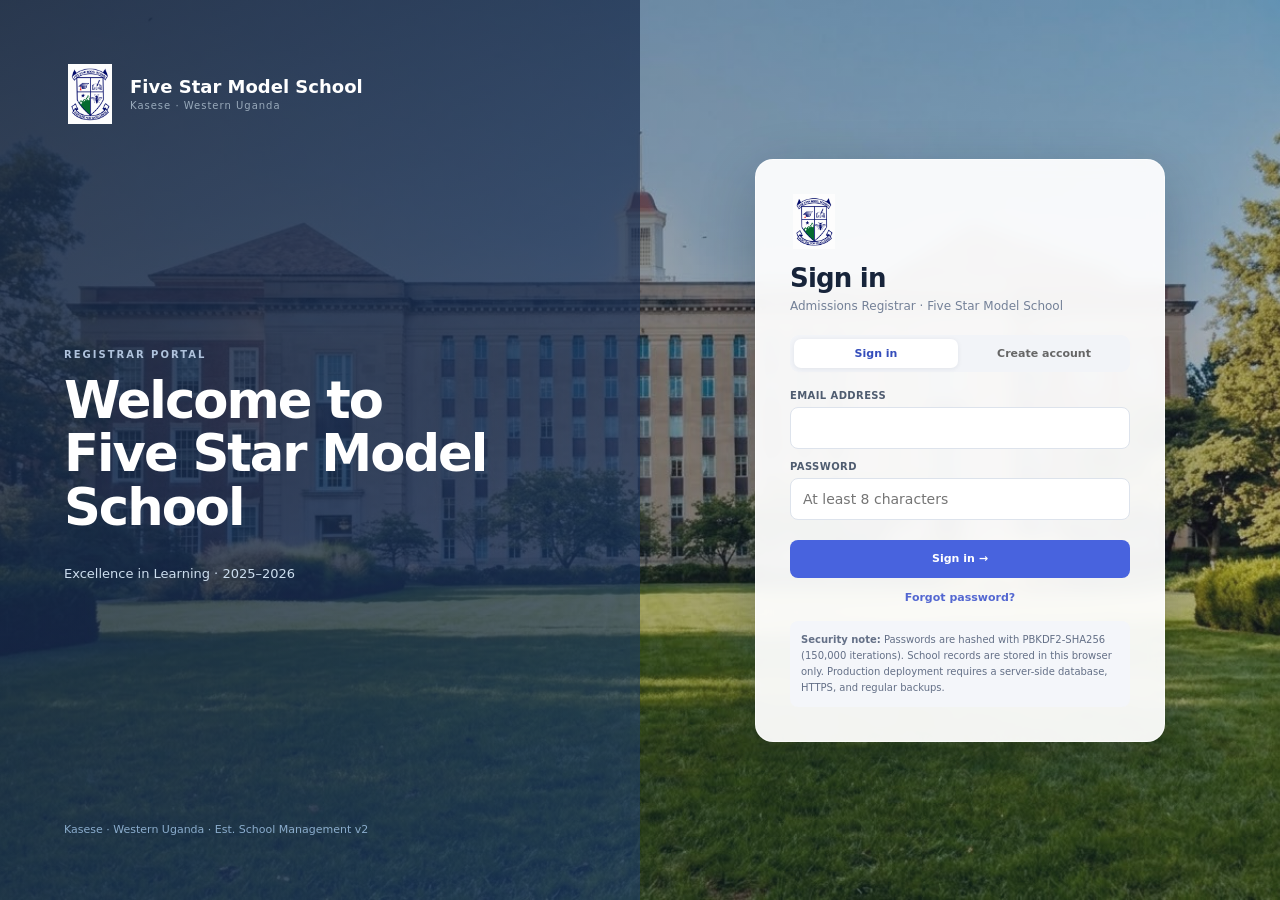
<file: portal-registrar.html>
<!doctype html>
<!--
  portal-registrar.html — Registrar Portal
  ==========================================
  Handles all pupil admissions and enrollment.
  This portal lets the Registrar:
    • Register new pupils (with passport photo, parent details, medical info)
    • Edit and view full pupil profiles
    • Assign pupils to classes and streams
    • Record boarding or day-scholar status and parent details
    • Print the pupil register and admissions report
    • Search and filter the pupil register

  Authentication: Requires a "registrar" role account from shared.js auth.
  Data storage:   Uses KHA.STORE.students (kha_students) in localStorage.
-->
<html lang="en">
<head>
  <meta charset="utf-8">
  <meta name="viewport" content="width=device-width,initial-scale=1">
  <title>Registrar Portal — Five Star Model School</title>
  <script src="shared.js"></script>
  <script src="staff-team.js"></script>
</head>
<body>
<div id="root"></div>
<script>
"use strict";
/*
 * KHA.init("registrar", fn) checks sessionStorage for a valid "registrar"
 * session.  If none exists it renders the login screen from shared.js.
 * If authenticated it calls our boot function with the session object.
 */
KHA.init("registrar", function (session) {

  /* ════════════════════════════════════════════════════════════════════
     STATE
     All mutable state for this portal lives here (no globals outside).
  ════════════════════════════════════════════════════════════════════ */

  var page        = "Dashboard"; // Currently displayed page name
  var pageHistory = [];          // Navigation stack for the back button
  var searchQ     = "";          // Live search query string
  var filterClass = "";          // Active class filter (P.1 … P.7)
  var filterStatus= "";          // Active status filter

  /* ════════════════════════════════════════════════════════════════════
     NAVIGATION
  ════════════════════════════════════════════════════════════════════ */

  /** Navigate to a new page, pushing the current one onto the back-stack. */
  function navigate(p) {
    if (p === page) return;
    pageHistory.push(page);
    page = p;
    searchQ = ""; filterClass = ""; filterStatus = "";
    renderPage();
  }

  /** Pop the history stack and go back one page. */
  function goBack() {
    if (!pageHistory.length) return;
    page = pageHistory.pop();
    renderPage();
  }

  /* ════════════════════════════════════════════════════════════════════
     BOOT
     Called once after authentication succeeds.
     Builds the sidebar/topbar shell then renders the first page.
  ════════════════════════════════════════════════════════════════════ */
  function boot() {
    KHA.buildShell({
      roleKey:    "registrar",
      navGroups:  KHA.ROLES.registrar.groups,
      activePage: page,
      onNav:      navigate,
      session:    session,
      /* Link back to the portal hub in the topbar */
      extraRight: '<a href="index.html" class="btn secondary small no-print" title="Return to portal hub">All portals</a>'
    });
    /* Wire the back button (built by buildShell) */
    document.getElementById("kha-back").addEventListener("click", goBack);
    renderPage();
  }

  /* ════════════════════════════════════════════════════════════════════
     PAGE DISPATCHER
     Calls the correct page-render function and updates the UI chrome.
  ════════════════════════════════════════════════════════════════════ */
  function renderPage() {
    KHA.setCrumb(page); // Update breadcrumb and active nav item
    document.getElementById("kha-back").disabled = !pageHistory.length;

    var html = "";
    switch (page) {
      case "Dashboard":        html = pageDashboard();       break;
      case "Pupils":            html = pageStudents();        break;
      case "Admissions report":html = pageReport();          break;
      case "Parent updates":   html = KHA.renderParentUpdates("registrar", session); break;
      case "School team":      html = window.renderSchoolTeam(); break;
      case "Messages":         html = KHA.renderMessages("registrar", session); break;
      default:                 html = pageDashboard();
    }
    KHA.setContent(html);
    wirePageEvents(); // Attach event listeners after innerHTML is set
  }

  /* ════════════════════════════════════════════════════════════════════
     DASHBOARD
     Shows summary statistics and quick-action cards for the Registrar.
  ════════════════════════════════════════════════════════════════════ */
  function pageDashboard() {
    var students  = KHA.load(KHA.STORE.students, []);
    var active    = students.filter(function (s) { return s.status === "Active"; }).length;
    var male      = students.filter(function (s) { return s.gender === "Male"; }).length;
    var female    = students.filter(function (s) { return s.gender === "Female"; }).length;

    // Recent admissions (last 5 records by createdAt)
    var recent = students.slice().sort(function (a, b) {
      return (b.createdAt || "").localeCompare(a.createdAt || "");
    }).slice(0, 6);

    // Class distribution — uses KHA.CLASS_LIST which includes Baby, Middle, Top class + P.1–P.7
    var classBars = KHA.CLASS_LIST.map(function (c) {
      var n = students.filter(function (s) { return s.class === c && s.status === "Active"; }).length;
      var maxN = Math.max.apply(null, KHA.CLASS_LIST.map(function (x) {
        return students.filter(function (s) { return s.class === x; }).length;
      }).concat([1]));
      return '<div class="barline"><span>' + c + '</span>'
        + '<div class="bar-track"><div class="bar-fill" style="width:' + Math.max(4, Math.round((n / maxN) * 100)) + '%"></div></div>'
        + '<strong>' + n + '</strong></div>';
    }).join("");

    return KHA.pageHead(
      "Registrar Dashboard",
      "Pupil admissions and enrollment overview — " + KHA.CURRENT_YEAR,
      '<button class="btn small" data-action="registerStudent">+ Register new pupil</button>'
    )
    + '<div class="stats">'
    + KHA.statCard("", "Active pupils",    active,    male + " male · " + female + " female", true)
    + KHA.statCard("", "Male pupils",      male,      "Boys enrolled")
    + KHA.statCard("", "Female pupils",    female,    "Girls enrolled")
    + KHA.statCard("", "Total records",    students.length, "All admissions ever recorded")
    + '</div>'

    + '<div class="grid2">'
    /* Class distribution chart */
    + '<section class="panel">'
    +   '<div class="panel-head"><h2>Enrolment by class</h2><small>Active pupils per class</small></div>'
    +   '<div class="bars">' + classBars + '</div>'
    + '</section>'
    /* Recent admissions feed */
    + '<section class="panel">'
    +   '<div class="panel-head"><h2>Recent admissions</h2><small>Last registered pupils</small></div>'
    +   '<div class="activities">'
    +   (recent.length
        ? recent.map(function (s) {
            return '<div class="activity">'
              + '<span class="act-ico">'
              + (s.photo
                ? '<img src="' + KHA.esc(s.photo) + '" style="width:28px;height:28px;border-radius:50%;object-fit:cover">'
                : '<span class="avatar sm">' + KHA.esc(KHA.initials(s.name)) + '</span>')
              + '</span>'
              + '<div><p><strong>' + KHA.esc(s.name) + '</strong> — ' + KHA.esc(s.class || "—") + (s.stream ? " " + KHA.esc(s.stream) : "") + '</p>'
              + '<time>' + KHA.fmtRelativeDate(s.createdAt) + ' · Pupil number: ' + KHA.esc(s.admission || "—") + '</time></div>'
              + '</div>';
          }).join("")
        : '<div class="empty"><strong>No pupils registered yet</strong>Click "Register new pupil" to start.</div>')
    +   '</div>'
    + '</section>'
    + '</div>'

    /* Quick action cards */
    + '<div class="cards">'
    + quickCard("", "Register pupil",   "Enroll a new pupil with photo and parent details", "registerStudent", "#168560")
    + quickCard("", "Pupil register", "View and search all pupil records",                null, "#4863de", "Pupils")
    + quickCard("", "Admissions report","Print the school admissions summary",              null, "#7c3aed", "Admissions report")
    + '</div>';
  }

  function quickCard(icon, title, desc, action, color, navPage) {
    var btn = navPage
      ? '<button class="pc-btn btn" data-nav-to="' + KHA.esc(navPage) + '" style="background:' + color + ';margin-top:auto">Open →</button>'
      : '<button class="pc-btn btn" data-action="' + KHA.esc(action) + '" style="background:' + color + ';margin-top:auto">Open →</button>';
    return '<div class="module-card" style="display:flex;flex-direction:column">'
      + (icon ? '<div class="mc-icon">' + icon + '</div>' : '')
      + '<h3>' + KHA.esc(title) + '</h3>'
      + '<p>' + KHA.esc(desc) + '</p>'
      + btn + '</div>';
  }

  /* ════════════════════════════════════════════════════════════════════
     STUDENT REGISTER PAGE
     Full searchable, filterable table of all pupils with edit / view / delete.
  ════════════════════════════════════════════════════════════════════ */
  function pageStudents() {
    var all = KHA.load(KHA.STORE.students, []);

    // Apply search query filter
    var rows = all.filter(function (s) {
      if (!searchQ) return true;
      var q = searchQ.toLowerCase();
      return (s.name || "").toLowerCase().includes(q)
        || (s.admission || "").toLowerCase().includes(q)
        || (s.guardian || "").toLowerCase().includes(q);
    });

    // Apply class filter
    if (filterClass)  rows = rows.filter(function (s) { return s.class === filterClass; });
    // Apply status filter
    if (filterStatus) rows = rows.filter(function (s) { return s.status === filterStatus; });

    var html = KHA.pageHead(
      "Pupil Register",
      rows.length + " pupil(s) shown · " + all.length + " total",
      '<button class="btn secondary small no-print" onclick="window.print()">Print pupil register</button>'
    );

    html += '<div class="print-only admissions-print-header" style="display:none;text-align:center;margin-bottom:18px">'
      + '<img src="star%20logo.png" alt="Five Star Model School logo" style="width:90px;height:90px;object-fit:contain">'
      + '<div><h1>' + KHA.esc(KHA.SCHOOL_NAME) + '</h1>'
      + '<p>' + KHA.esc(KHA.SCHOOL_SUB) + '</p>'
      + '<p>' + KHA.esc(KHA.SCHOOL_MOTTO) + '</p>'
      + '<h2>Pupil Register</h2></div></div>';

    /* Search and filter toolbar */
    html += '<div class="filters no-print" style="margin-bottom:12px">'
      + '<input class="search" id="sSearch" placeholder="Search by name or pupil number…" value="' + KHA.esc(searchQ) + '" style="width:260px">'
      + '<select class="search" id="sClass">'
      +   '<option value="">All classes</option>'
      +   KHA.CLASS_LIST.map(function (c) {
            return '<option value="' + c + '"' + (filterClass === c ? " selected" : "") + '>' + c + '</option>';
          }).join("")
      + '</select>'
      + '<select class="search" id="sStatus">'
      +   '<option value="">All statuses</option>'
      +   ["Active","Graduated","Inactive"].map(function (s) {
            return '<option value="' + s + '"' + (filterStatus === s ? " selected" : "") + '>' + s + '</option>';
          }).join("")
      + '</select>'
      + '</div>';

    html += '<div class="table-wrap pupil-register-table">'
      + KHA.buildTable(
          [
            /* Photo column — shows avatar or passport photo thumbnail */
            { key: "photo", label: "", render: function (r) {
                return '<span class="avatar sm">'
                  + (r.photo ? '<img src="' + KHA.esc(r.photo) + '" alt="' + KHA.esc(r.name) + '">' : KHA.esc(KHA.initials(r.name)))
                  + '</span>';
            }},
            /* Name + admission number combined */
            { key: "name", label: "Pupil", render: function (r) {
                return '<div class="person">'
                  + '<div><strong>' + KHA.esc(r.name) + '</strong>'
                  + '<small>Pupil number: ' + KHA.esc(r.admission || "—") + '</small></div>'
                  + '</div>';
            }},
            { key: "gender",   label: "Gender" },
            /* Class + stream */
            { key: "class", label: "Class", render: function (r) {
                return KHA.esc(r.class || "—") + (r.stream ? " " + KHA.esc(r.stream) : "");
            }},
            { key: "residency", label: "Pupil type", render: function (r) {
                return KHA.esc(r.residency || "Day scholar");
            }},
            /* Parent/guardian name + phone */
            { key: "guardian", label: "Guardian", render: function (r) {
                return '<div><strong>' + KHA.esc(r.guardian || "—") + '</strong>'
                  + '<br><small style="color:var(--muted)">' + KHA.esc(r.guardianPhone || r.phone || "—") + '</small></div>';
            }},
            { key: "admissionDate", label: "Admitted", render: function (r) {
                return KHA.fmtDate(r.admissionDate || r.createdAt);
            }},
            /* Coloured status badge */
            { key: "status", label: "Status", render: statusBadge }
          ],
          rows,
          /* Action buttons per row */
          function (r) {
            return '<button class="btn icon" data-view-student="' + KHA.esc(r.id) + '" title="View profile">👁</button>'
              + '<button class="btn icon" data-edit-student="' + KHA.esc(r.id) + '" title="Edit record">✏️</button>'
              + '<button class="btn icon danger" data-del-student="' + KHA.esc(r.id) + '" title="Delete record">🗑️</button>';
          }
        )
      + '</div>';

    return html;
  }

  /* ════════════════════════════════════════════════════════════════════
     ADMISSIONS REPORT PAGE
     Printable summary of the school's enrollment statistics.
  ════════════════════════════════════════════════════════════════════ */
  function pageReport() {
    var students = KHA.load(KHA.STORE.students, []);
    var byClass  = {};
    // Loop over the full class list including nursery levels
    KHA.CLASS_LIST.forEach(function (c) {
      byClass[c] = {
        total:  students.filter(function (s) { return s.class === c; }).length,
        male:   students.filter(function (s) { return s.class === c && s.gender === "Male"; }).length,
        female: students.filter(function (s) { return s.class === c && s.gender === "Female"; }).length
      };
    });

    var html = KHA.pageHead(
      "Admissions report",
      "School enrollment summary — " + KHA.CURRENT_YEAR,
      '<button class="btn secondary small no-print" onclick="window.print()">Print report</button>'
    );

    html += '<section class="panel admissions-report" style="max-width:700px">'
      + '<div class="print-only admissions-print-header" style="display:none;text-align:center;margin-bottom:18px">'
      + '<img src="star%20logo.png" alt="Five Star Model School logo" style="width:90px;height:90px;object-fit:contain">'
      + '<div><h1>' + KHA.esc(KHA.SCHOOL_NAME) + '</h1>'
      + '<p>' + KHA.esc(KHA.SCHOOL_SUB) + '</p>'
      + '<p>' + KHA.esc(KHA.SCHOOL_MOTTO) + '</p>'
      + '<h2>Admissions Report</h2></div></div>'
      + '<div class="panel-head"><h2>Enrollment by class</h2></div>'
      + '<div class="panel-body">'
      + '<table style="width:100%;font-size:11px;border-collapse:collapse">'
      + '<thead><tr>'
      + '<th style="text-align:left;padding:8px;border-bottom:2px solid #dde3ec">Class</th>'
      + '<th style="text-align:center;padding:8px;border-bottom:2px solid #dde3ec">Boys</th>'
      + '<th style="text-align:center;padding:8px;border-bottom:2px solid #dde3ec">Girls</th>'
      + '<th style="text-align:center;padding:8px;border-bottom:2px solid #dde3ec">Total</th>'
      + '</tr></thead><tbody>';

    var grandTotal = 0; var grandM = 0; var grandF = 0;
    Object.entries(byClass).forEach(function (entry) {
      var c = entry[0]; var d = entry[1];
      grandTotal += d.total; grandM += d.male; grandF += d.female;
      html += '<tr>'
        + '<td style="padding:7px 8px;border-bottom:1px solid #f0f2f5;font-weight:600">' + KHA.esc(c) + '</td>'
        + '<td style="text-align:center;padding:7px 8px;border-bottom:1px solid #f0f2f5">' + d.male + '</td>'
        + '<td style="text-align:center;padding:7px 8px;border-bottom:1px solid #f0f2f5">' + d.female + '</td>'
        + '<td style="text-align:center;padding:7px 8px;border-bottom:1px solid #f0f2f5;font-weight:700">' + d.total + '</td>'
        + '</tr>';
    });
    html += '<tr style="background:#f9fafb;font-weight:700">'
      + '<td style="padding:8px">TOTAL</td>'
      + '<td style="text-align:center;padding:8px">' + grandM + '</td>'
      + '<td style="text-align:center;padding:8px">' + grandF + '</td>'
      + '<td style="text-align:center;padding:8px">' + grandTotal + '</td>'
      + '</tr>'
      + '</tbody></table>'
      + '<p style="font-size:10px;color:var(--muted);margin-top:10px">Report generated: '
      + KHA.esc(new Date().toLocaleString()) + ' by ' + KHA.esc(session.name) + ', '
      + KHA.esc(KHA.ROLES.registrar.title) + '</p>'
      + '</div></section>';

    return html;
  }

  /* ════════════════════════════════════════════════════════════════════
     STATUS BADGE
     Returns a colour-coded <span> for a record's status field.
  ════════════════════════════════════════════════════════════════════ */
  function statusBadge(r) {
    var v   = r.status || "";
    var cls = "gray";
    if (["Active"].includes(v))                        cls = "green";
    else if (["Pending"].includes(v))                  cls = "blue";
    else if (["Transferred","Graduated"].includes(v))  cls = "amber";
    else if (["Inactive","Suspended"].includes(v))     cls = "red";
    return '<span class="badge ' + cls + '">' + KHA.esc(v) + '</span>';
  }

  /* ════════════════════════════════════════════════════════════════════
     STUDENT REGISTRATION FORM
     Generates the modal form HTML for add / edit.
     rec is the existing record object (null for a new registration).
  ════════════════════════════════════════════════════════════════════ */
  function studentForm(rec) {
    rec = rec || {}; // Default to empty object for new registrations

    return '<div class="form-grid">'

      /* ── Personal information ── */
      + '<div class="section-title">Personal information</div>'
      + fld("name",          "Full name (as on birth certificate)", "text",   rec.name,          true)
      + fld("admission",     "Pupil number",                         "text",   rec.admission,     true)
      + fld("gender",        "Gender",                              "select", rec.gender,        true,  ["Female","Male"])
      + fld("dateOfBirth",   "Date of birth",                       "date",   rec.dateOfBirth)
      + fld("nationality",   "Nationality",                         "text",   rec.nationality || "Ugandan")
      + fld("religion",      "Religion",                            "text",   rec.religion)
      + fld("bloodGroup",    "Blood group",                         "select", rec.bloodGroup, false, ["Unknown","A+","A-","B+","B-","AB+","AB-","O+","O-"])

      /* ── Class assignment ── */
      + '<div class="section-title">Class assignment</div>'
      + fld("class", "Class", "select", rec.class, true, KHA.CLASS_LIST)
      + fld("stream",        "Stream",                              "select", rec.stream,        false, ["A","B","C"])
      + fld("admissionDate", "Date of admission",                   "date",   rec.admissionDate || KHA.today(), true)
      + KHA.academicYearField(rec.year,true)
      + fld("status",        "Enrollment status",                   "select", rec.status || "Active", true, ["Active","Inactive","Graduated","Suspended"])
      + fld("residency",     "Pupil type",                           "select", rec.residency || "Day scholar", true, ["Day scholar","Boarding"])
      + fld("previousSchool","Previous school attended",            "text",   rec.previousSchool)

      /* ── Parent / guardian ── */
      + '<div class="section-title">Parent / guardian</div>'
      + fld("guardian",      "Parent / guardian full name",         "text",   rec.guardian,      true)
      + fld("guardianPhone", "Guardian phone number",               "tel",    rec.guardianPhone, true)
      + fld("guardianEmail", "Guardian email",                      "email",  rec.guardianEmail)
      + fld("guardianOccupation","Guardian occupation",             "text",   rec.guardianOccupation)
      + fld("address",       "Home address / village",              "text",   rec.address,       false, [], "full")
      + fld("emergencyContact","Emergency contact name",            "text",   rec.emergencyContact)
      + fld("emergencyPhone","Emergency contact phone",             "tel",    rec.emergencyPhone)

      /* ── Medical information ── */
      + '<div class="section-title">Medical information</div>'
      + fld("allergies",     "Known allergies",                     "textarea", rec.allergies,   false, [], "full")
      + fld("medications",   "Current medications",                 "textarea", rec.medications, false, [], "full")
      + fld("specialNeeds",  "Special educational needs",           "textarea", rec.specialNeeds, false, [], "full")

      /* ── Passport photos ── */
      + '<div class="section-title">Passport photos</div>'
      + KHA.photoField("photo", rec.photo, "Pupil passport photo")
      + KHA.photoField("guardianPhoto", rec.guardianPhoto, "Parent / guardian passport photo")

      + '</div>'; // .form-grid
  }

  /* ════════════════════════════════════════════════════════════════════
     FORM FIELD HELPER
     Renders a single .field div with label + input/select/textarea.
     name:     <input name> attribute
     label:    Label text shown above the input
     type:     "text" | "number" | "date" | "tel" | "email" | "select" | "textarea"
     value:    Current value (for edit forms)
     required: If true, adds the HTML required attribute
     options:  Array of option strings (for select type)
     extra:    Extra CSS class on the .field wrapper (e.g. "full")
  ════════════════════════════════════════════════════════════════════ */
  function fld(name, label, type, value, required, options, extra) {
    var cls = "field" + (extra ? " " + extra : "");
    var req = required ? " required" : "";
    var inner;

    if (type === "select") {
      inner = '<select name="' + KHA.esc(name) + '"' + req + '>'
        + (options || []).map(function (o) {
            return '<option value="' + KHA.esc(o) + '"' + (value === o ? " selected" : "") + '>' + KHA.esc(o) + '</option>';
          }).join("")
        + '</select>';
    } else if (type === "textarea") {
      inner = '<textarea name="' + KHA.esc(name) + '"' + req + '>' + KHA.esc(value || "") + '</textarea>';
    } else {
      inner = '<input name="' + KHA.esc(name) + '" type="' + KHA.esc(type) + '" value="' + KHA.esc(value || "") + '"' + req + '>';
    }

    return '<div class="' + cls + '"><label>' + KHA.esc(label) + '</label>' + inner + '</div>';
  }

  /* ════════════════════════════════════════════════════════════════════
     MODAL: OPEN STUDENT FORM
     Opens the add/edit modal for a student record.
     id is null for a new registration; an existing record id for editing.
  ════════════════════════════════════════════════════════════════════ */
  function openStudentModal(id) {
    var students = KHA.load(KHA.STORE.students, []);
    var rec      = id ? students.find(function (r) { return r.id === id; }) : null;

    KHA.openModal(
      '<div class="modal-head">'
      +   '<h2>' + (rec ? "Edit pupil record" : "Register new pupil") + '</h2>'
      +   '<button class="btn icon" onclick="KHA.closeModal()" aria-label="Close">✕</button>'
      + '</div>'
      + '<div class="modal-body">'
      +   '<form id="studentForm" novalidate>' + studentForm(rec) + '</form>'
      + '</div>'
      + '<div class="modal-foot">'
      +   '<button class="btn secondary" onclick="KHA.closeModal()">Cancel</button>'
      +   '<button class="btn success" id="saveStudentBtn">💾 Save pupil record</button>'
      + '</div>',
      true // wide modal
    );

    /* Wire photo preview inside the modal */
    KHA.wirePhotoInputs(document.getElementById("kha-modal"));

    document.getElementById("saveStudentBtn").addEventListener("click", function () {
      saveStudent(rec ? rec.id : null);
    });
  }

  /* ════════════════════════════════════════════════════════════════════
     MODAL: VIEW STUDENT PROFILE
     Read-only view of all pupil details in a modal.
  ════════════════════════════════════════════════════════════════════ */
  function openStudentProfile(id) {
    var students = KHA.load(KHA.STORE.students, []);
    var s        = students.find(function (r) { return r.id === id; });
    if (!s) return;

    KHA.openModal(
      '<div class="modal-head">'
      +   '<h2>Pupil profile — ' + KHA.esc(s.name) + '</h2>'
      +   '<button class="btn icon" onclick="KHA.closeModal()" aria-label="Close">✕</button>'
      + '</div>'
      + '<div class="modal-body" style="display:grid;grid-template-columns:90px 1fr;gap:20px;padding-top:16px">'
      /* Passport photo */
      +   '<div>'
      +     (s.photo
            ? '<img src="' + KHA.esc(s.photo) + '" style="width:90px;height:110px;object-fit:cover;border-radius:8px;border:2px solid var(--line)">'
            : '<span class="avatar xl">' + KHA.esc(KHA.initials(s.name)) + '</span>')
      +     (s.guardianPhoto
            ? '<div style="margin-top:12px;text-align:center"><small>Parent / guardian</small><img src="' + KHA.esc(s.guardianPhoto) + '" alt="Parent / guardian passport photo" style="display:block;width:72px;height:88px;object-fit:cover;margin:4px auto;border-radius:6px;border:1px solid var(--line)"></div>'
            : '')
      +   '</div>'
      /* Details */
      +   '<div>'
      +     '<h3 style="margin:0 0 4px">' + KHA.esc(s.name) + '</h3>'
      +     '<p style="margin:0 0 8px;color:var(--muted);font-size:11px">Pupil number: ' + KHA.esc(s.admission || "—") + '</p>'
      +     statusBadge(s)
      +   '</div>'
      +   '<div style="grid-column:1/-1">'
      +     infoTable([
              ["Class / Stream",  (s.class||"—") + (s.stream?" "+s.stream:"")],
              ["Pupil type",      s.residency || "Day scholar"],
              ["Gender",          s.gender],
              ["Date of birth",   KHA.fmtDate(s.dateOfBirth)],
              ["Nationality",     s.nationality],
              ["Religion",        s.religion],
              ["Blood group",     s.bloodGroup],
              ["Admitted",        KHA.fmtDate(s.admissionDate)],
              ["Previous school", s.previousSchool],
              ["Guardian",        s.guardian],
              ["Parent passport photo", s.guardianPhoto ? "Registered" : "Not provided"],
              ["Guardian phone",  s.guardianPhone || s.phone],
              ["Guardian email",  s.guardianEmail],
              ["Address",         s.address],
              ["Emergency contact", s.emergencyContact + (s.emergencyPhone ? " · " + s.emergencyPhone : "")],
              ["Allergies",       s.allergies],
              ["Medications",     s.medications],
              ["Special needs",   s.specialNeeds]
            ])
      +   '</div>'
      + '</div>'
      + '<div class="modal-foot">'
      +   '<button class="btn secondary" onclick="KHA.closeModal()">Close</button>'
      +   '<button class="btn" data-edit-student="' + KHA.esc(s.id) + '" onclick="KHA.closeModal()">Edit record</button>'
      + '</div>',
      true
    );
  }

  /** Render a two-column info table for a student's profile view */
  function infoTable(rows) {
    return '<table style="width:100%;font-size:11px;border-collapse:collapse">'
      + rows.filter(function (r) { return r[1]; }).map(function (r) {
          return '<tr>'
            + '<td style="padding:5px 10px 5px 0;color:var(--muted);font-weight:700;width:140px;vertical-align:top">' + KHA.esc(r[0]) + '</td>'
            + '<td style="padding:5px 0;color:var(--ink)">' + KHA.esc(r[1] || "—") + '</td>'
            + '</tr>';
        }).join("")
      + '</table>';
  }

  /* ════════════════════════════════════════════════════════════════════
     SAVE STUDENT RECORD
     Reads the form data, attaches the photo data-URL, then saves to
     localStorage.  Handles both create and update operations.
  ════════════════════════════════════════════════════════════════════ */
  async function saveStudent(id) {
    var form    = document.getElementById("studentForm");
    var fd      = new FormData(form);
    var name    = fd.get("name") || "";
    var admission = fd.get("admission") || "";

    /* Basic validation */
    if (!name.trim())      { KHA.toast("Pupil name is required.", "error"); return; }
    if (!admission.trim()) { KHA.toast("Pupil number is required.", "error"); return; }

    /* Read the photo file if one was selected */
    var photoInput = form.querySelector('input[data-photo-for="photo"]');
    var photoData  = await KHA.readPhoto(photoInput);
    var guardianPhotoInput = form.querySelector('input[data-photo-for="guardianPhoto"]');
    var guardianPhotoData  = await KHA.readPhoto(guardianPhotoInput);

    var students = KHA.load(KHA.STORE.students, []);
    var existing = id ? students.find(function (s) { return s.id === id; }) || {} : {};

    /* Check for duplicate admission number (only for new registrations) */
    if (!id && students.some(function (s) { return s.admission === admission; })) {
      KHA.toast("Pupil number " + admission + " is already registered.", "error");
      return;
    }

    /* Build the record object from all form fields */
    var rec = {
      id:                 id || KHA.uid(),
      name:               fd.get("name")              || "",
      admission:          fd.get("admission")          || "",
      gender:             fd.get("gender")             || "",
      dateOfBirth:        fd.get("dateOfBirth")        || "",
      nationality:        fd.get("nationality")        || "",
      religion:           fd.get("religion")           || "",
      bloodGroup:         fd.get("bloodGroup")         || "",
      class:              fd.get("class")              || "",
      stream:             fd.get("stream")             || "",
      admissionDate:      fd.get("admissionDate")      || KHA.today(),
      status:             fd.get("status")             || "Active",
      residency:          fd.get("residency")          || "Day scholar",
      previousSchool:     fd.get("previousSchool")     || "",
      guardian:           fd.get("guardian")           || "",
      guardianPhone:      fd.get("guardianPhone")      || "",
      guardianEmail:      fd.get("guardianEmail")      || "",
      guardianOccupation: fd.get("guardianOccupation") || "",
      address:            fd.get("address")            || "",
      emergencyContact:   fd.get("emergencyContact")   || "",
      emergencyPhone:     fd.get("emergencyPhone")     || "",
      allergies:          fd.get("allergies")          || "",
      medications:        fd.get("medications")        || "",
      specialNeeds:       fd.get("specialNeeds")       || "",
      /* Keep existing photo if no new one was uploaded */
      photo:              photoData || existing.photo || null,
      guardianPhoto:      guardianPhotoData || existing.guardianPhoto || null,
      createdAt:          id ? existing.createdAt || KHA.nowISO() : KHA.nowISO(),
      updatedAt:          KHA.nowISO()
    };

    if (id) {
      /* Update existing record */
      var idx = students.findIndex(function (s) { return s.id === id; });
      if (idx > -1) students[idx] = rec;
    } else {
      /* Add new record */
      students.push(rec);
    }

    KHA.save(KHA.STORE.students, students);
    KHA.closeModal();
    KHA.toast((id ? "Updated" : "Registered") + " pupil: " + name, "success");
    renderPage();
  }

  /* ════════════════════════════════════════════════════════════════════
     DELETE STUDENT
     Asks for confirmation then removes the record from localStorage.
  ════════════════════════════════════════════════════════════════════ */
  function deleteStudent(id) {
    if (!confirm("Delete this pupil record permanently? This cannot be undone.")) return;
    var students = KHA.load(KHA.STORE.students, []);
    KHA.save(KHA.STORE.students, students.filter(function (s) { return s.id !== id; }));
    KHA.toast("Pupil record deleted.", "default");
    renderPage();
  }

  /* ════════════════════════════════════════════════════════════════════
     EVENT WIRING
     Called after every renderPage() to attach event listeners to the
     freshly rendered HTML inside #kha-content.
     Uses event delegation where practical (one listener on the parent
     instead of one per button) to keep things efficient.
  ════════════════════════════════════════════════════════════════════ */
  function wirePageEvents() {
    var content = document.getElementById("kha-content");

    /* ── Live search (debounced by the input event) ── */
    var searchInput = document.getElementById("sSearch");
    if (searchInput) {
      searchInput.addEventListener("input", function () {
        searchQ = this.value;
        renderPage();
      });
    }

    /* ── Class filter dropdown ── */
    var classSelect = document.getElementById("sClass");
    if (classSelect) {
      classSelect.addEventListener("change", function () {
        filterClass = this.value;
        renderPage();
      });
    }

    /* ── Status filter dropdown ── */
    var statusSelect = document.getElementById("sStatus");
    if (statusSelect) {
      statusSelect.addEventListener("change", function () {
        filterStatus = this.value;
        renderPage();
      });
    }

    /* ── Click delegation on the content area ── */
    content.addEventListener("click", function (e) {
      /* Walk up the DOM to the nearest element with a data-* action attribute */
      var t = e.target.closest("[data-action],[data-nav-to],[data-view-student],[data-edit-student],[data-del-student]");
      if (!t) return;

      if (t.dataset.action === "registerStudent") { openStudentModal(null); return; }
      if (t.dataset.navTo)                         { navigate(t.dataset.navTo); return; }
      if (t.dataset.viewStudent)                   { openStudentProfile(t.dataset.viewStudent); return; }
      if (t.dataset.editStudent)                   { openStudentModal(t.dataset.editStudent); return; }
      if (t.dataset.delStudent)                    { deleteStudent(t.dataset.delStudent); return; }
    });
    KHA.wireParentUpdates(content, "registrar", session, renderPage);
    KHA.wireMessages(content, "registrar", session, renderPage);
  }

  /* ── Start the portal ── */
  boot();
});
</script>
</body>
</html>
</file>
